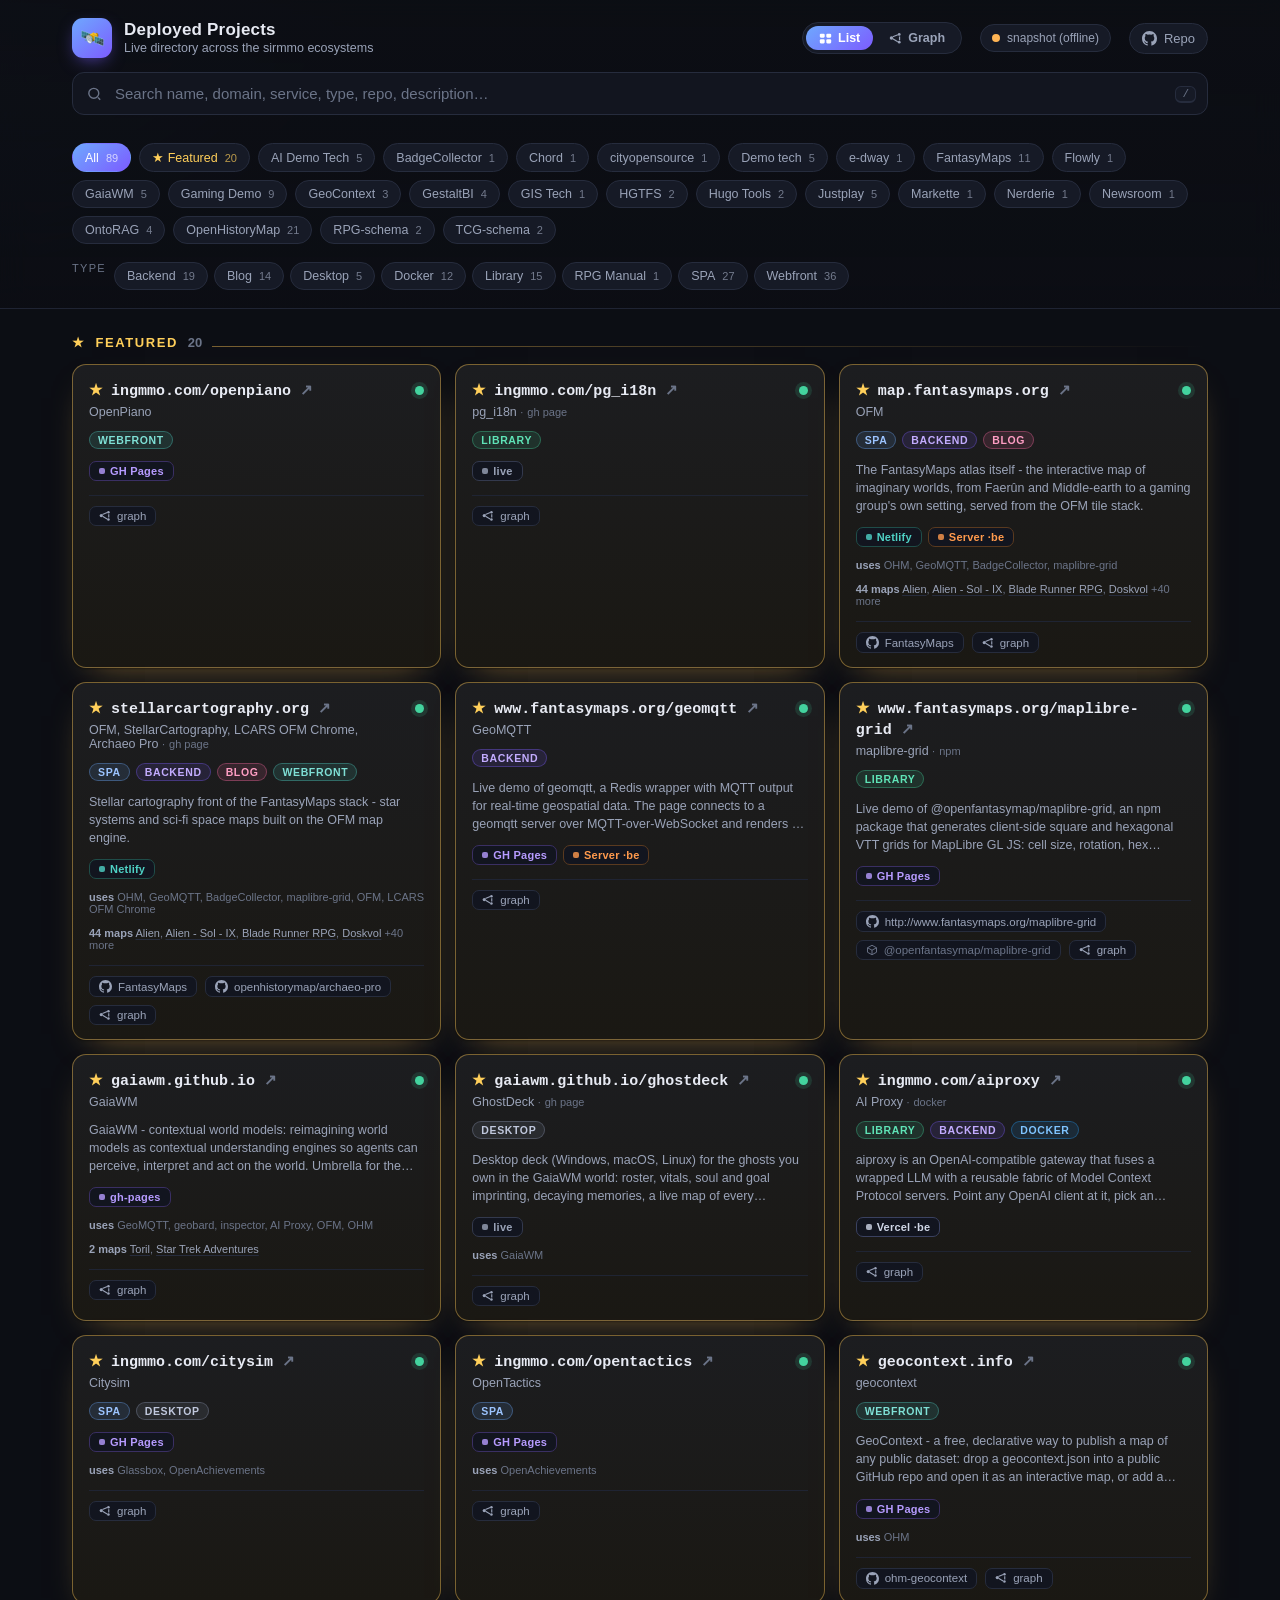
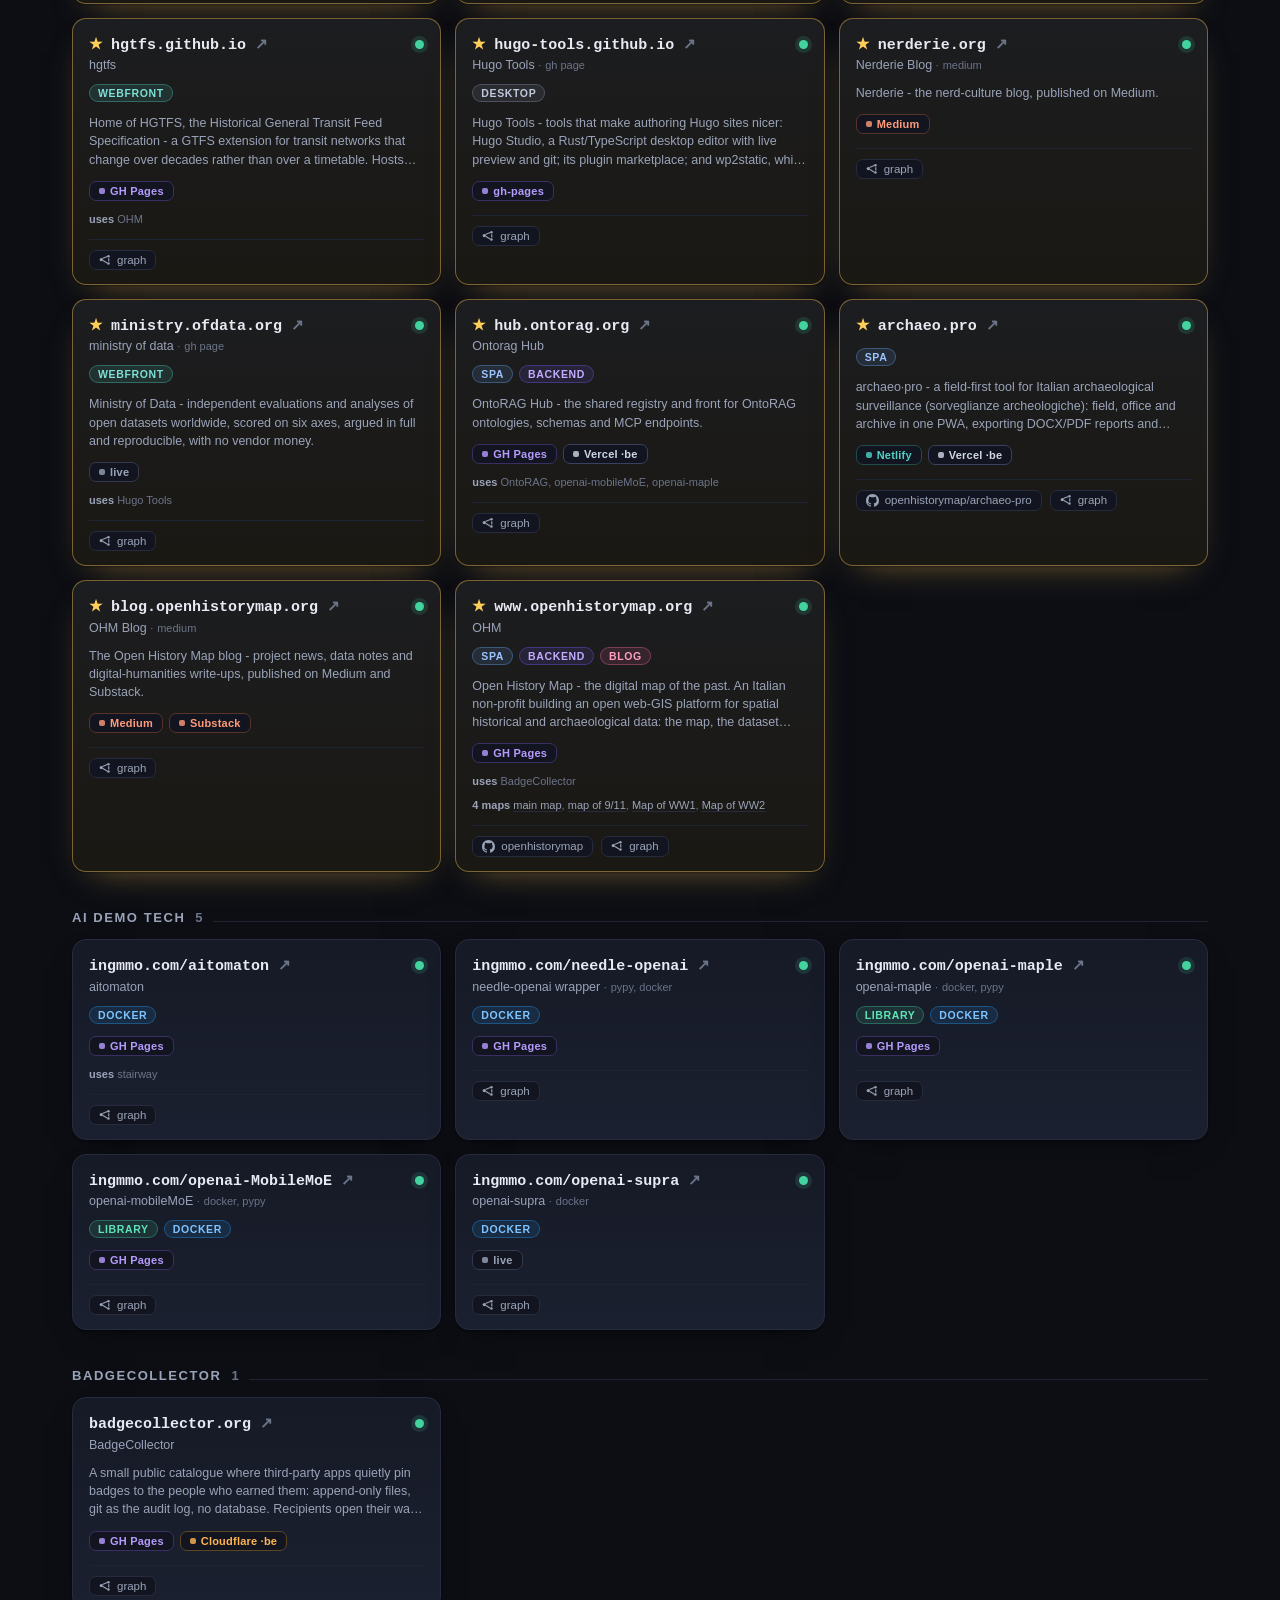
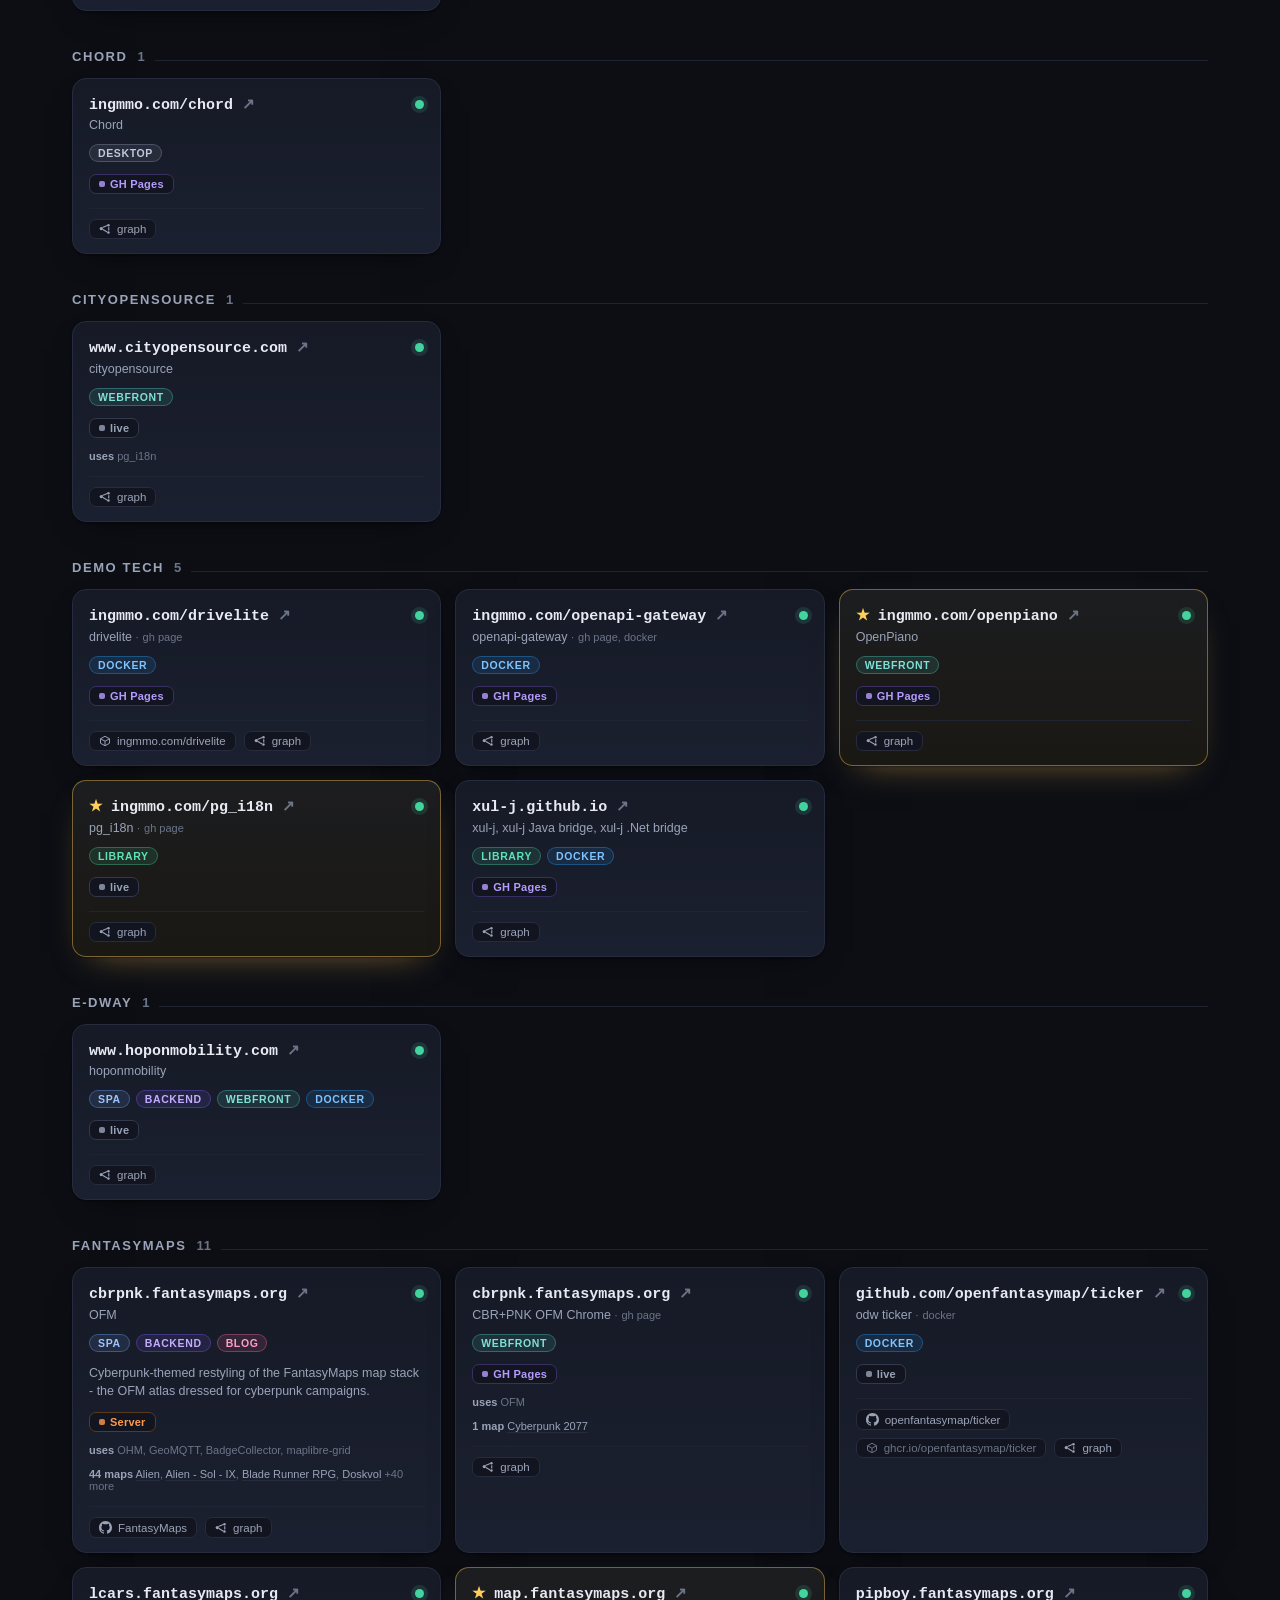
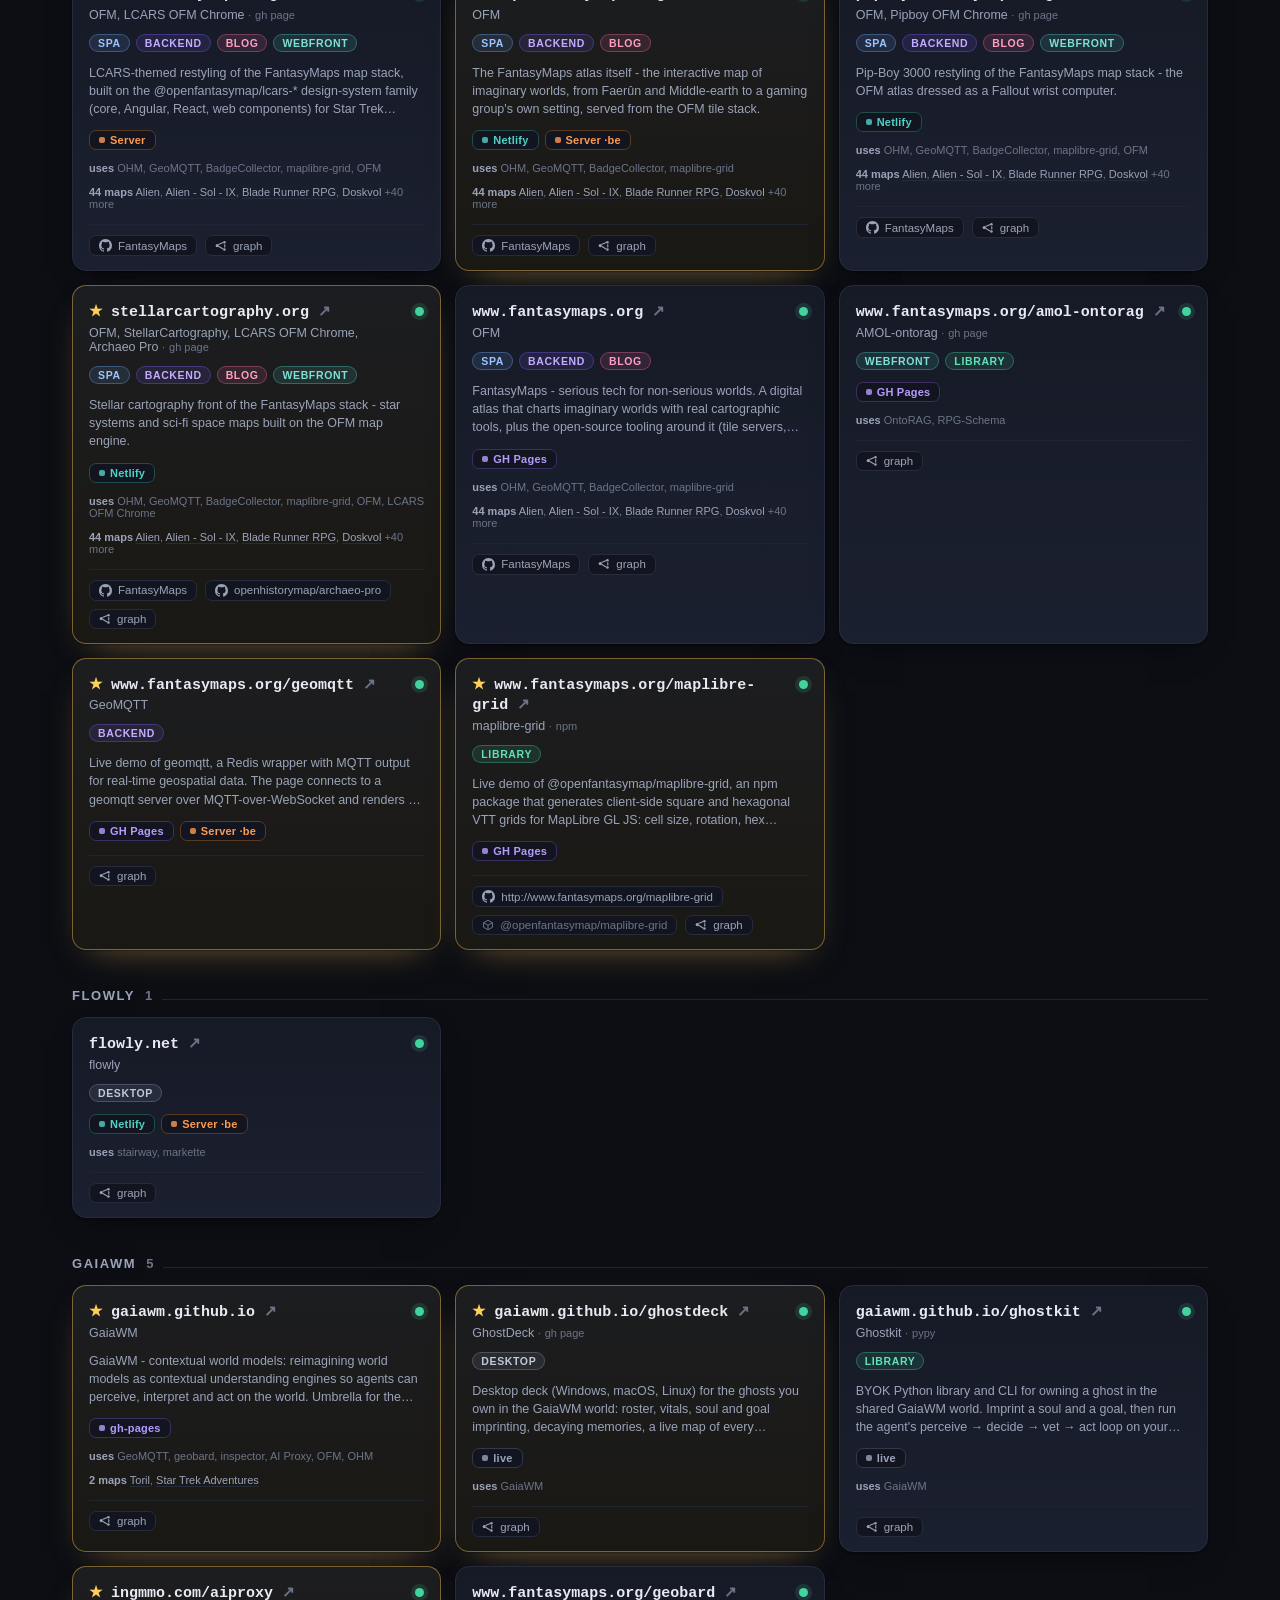
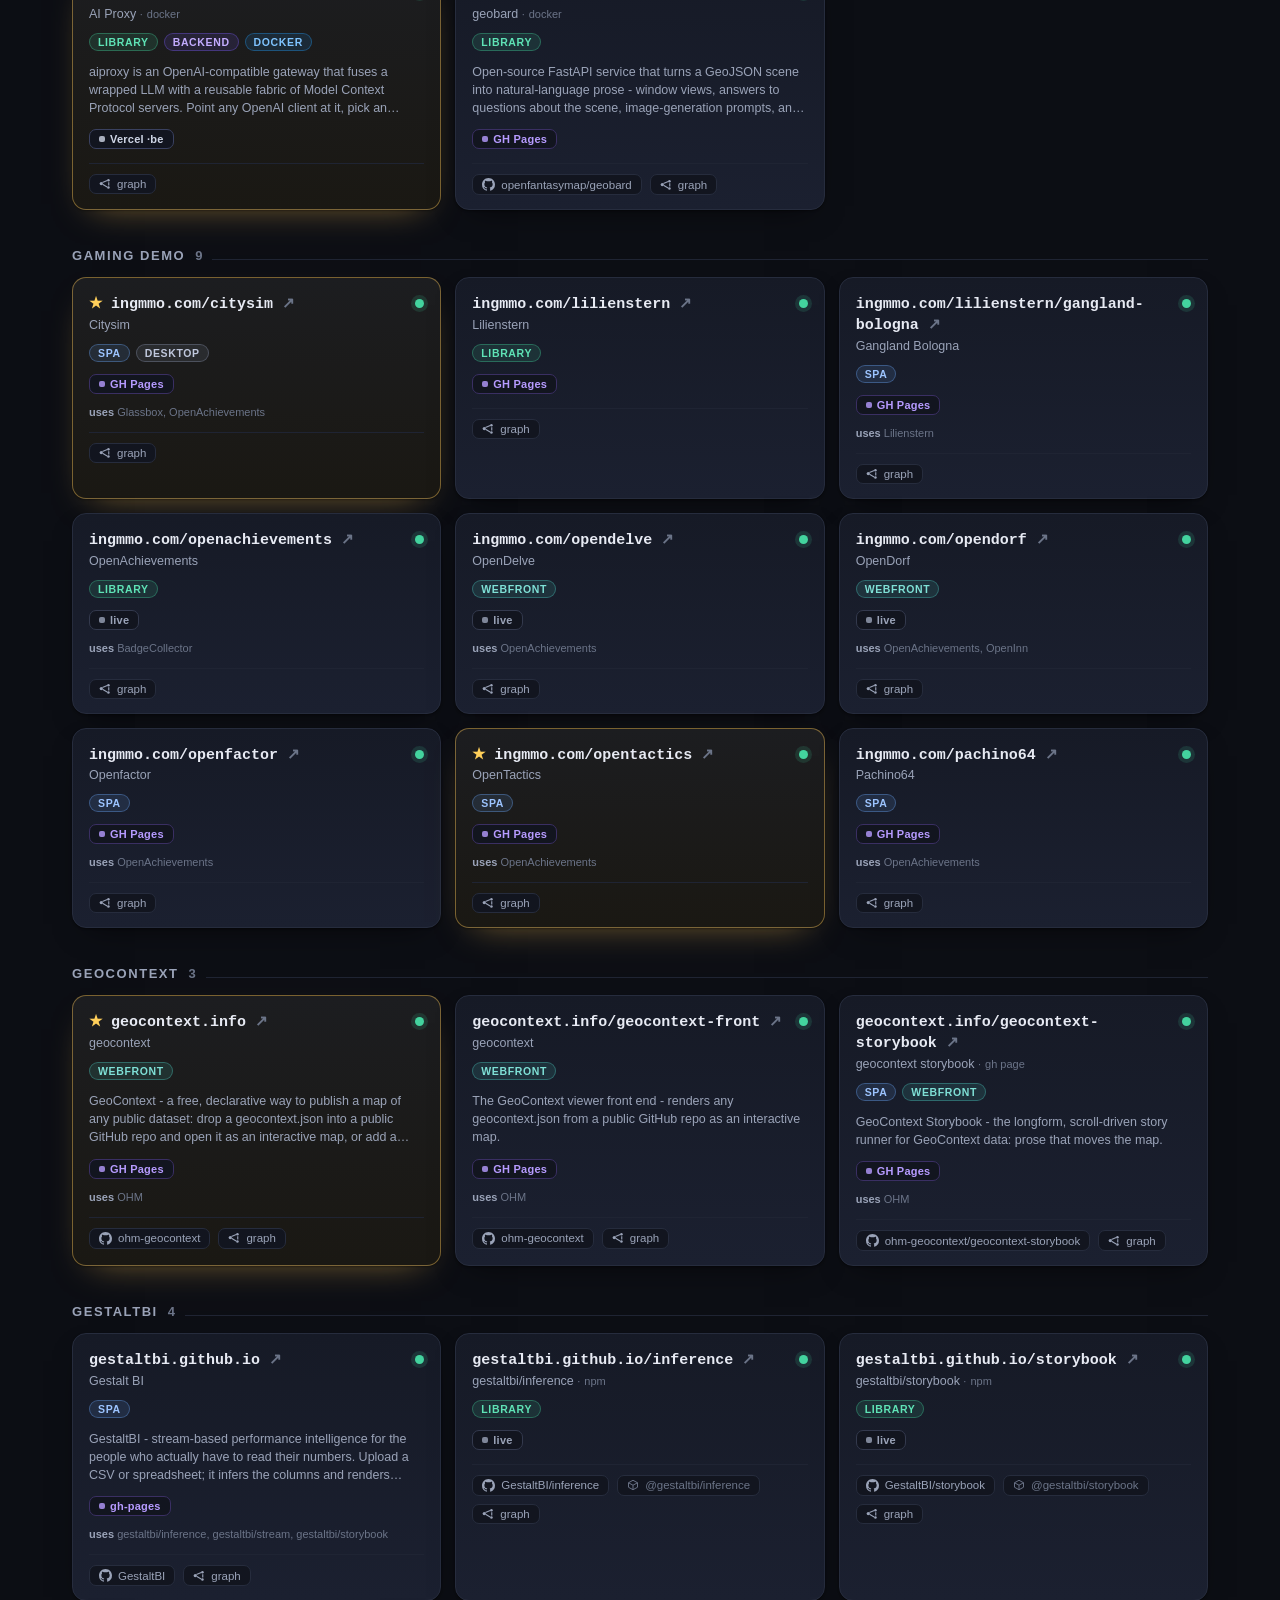
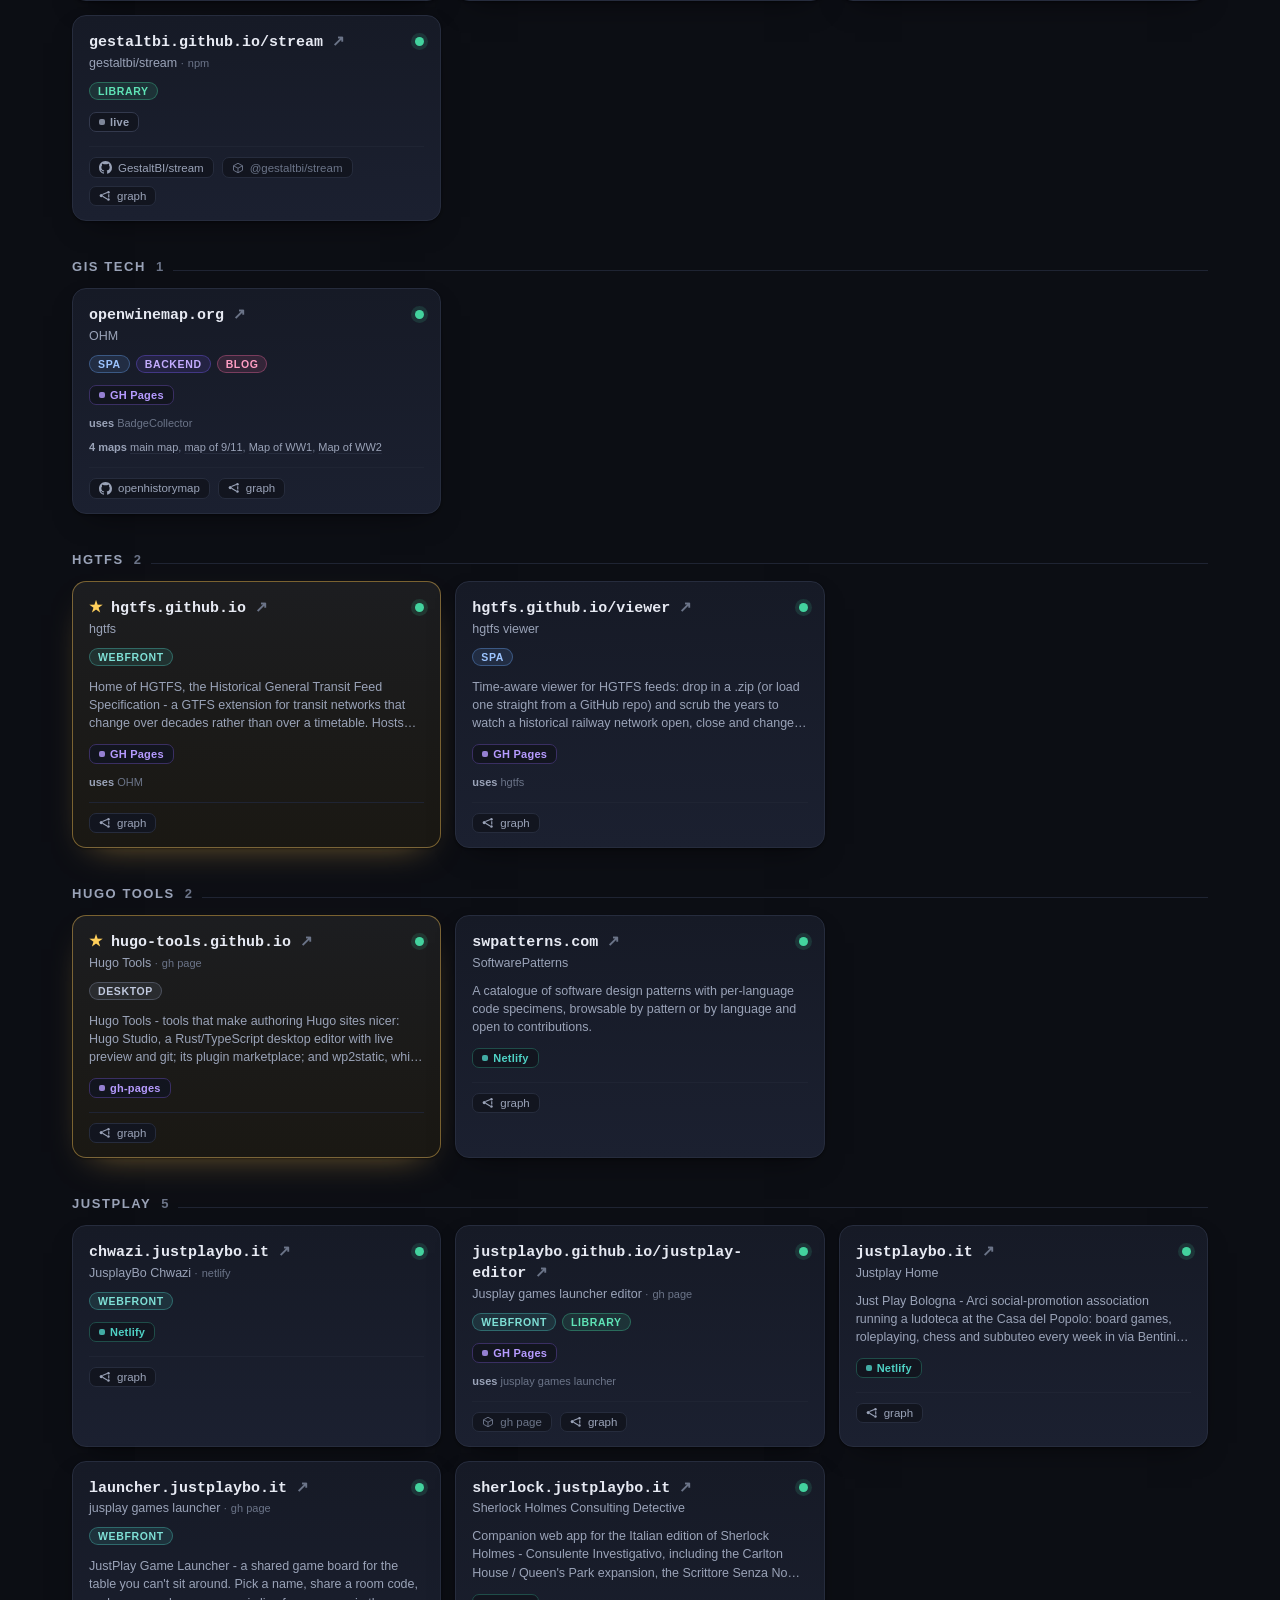
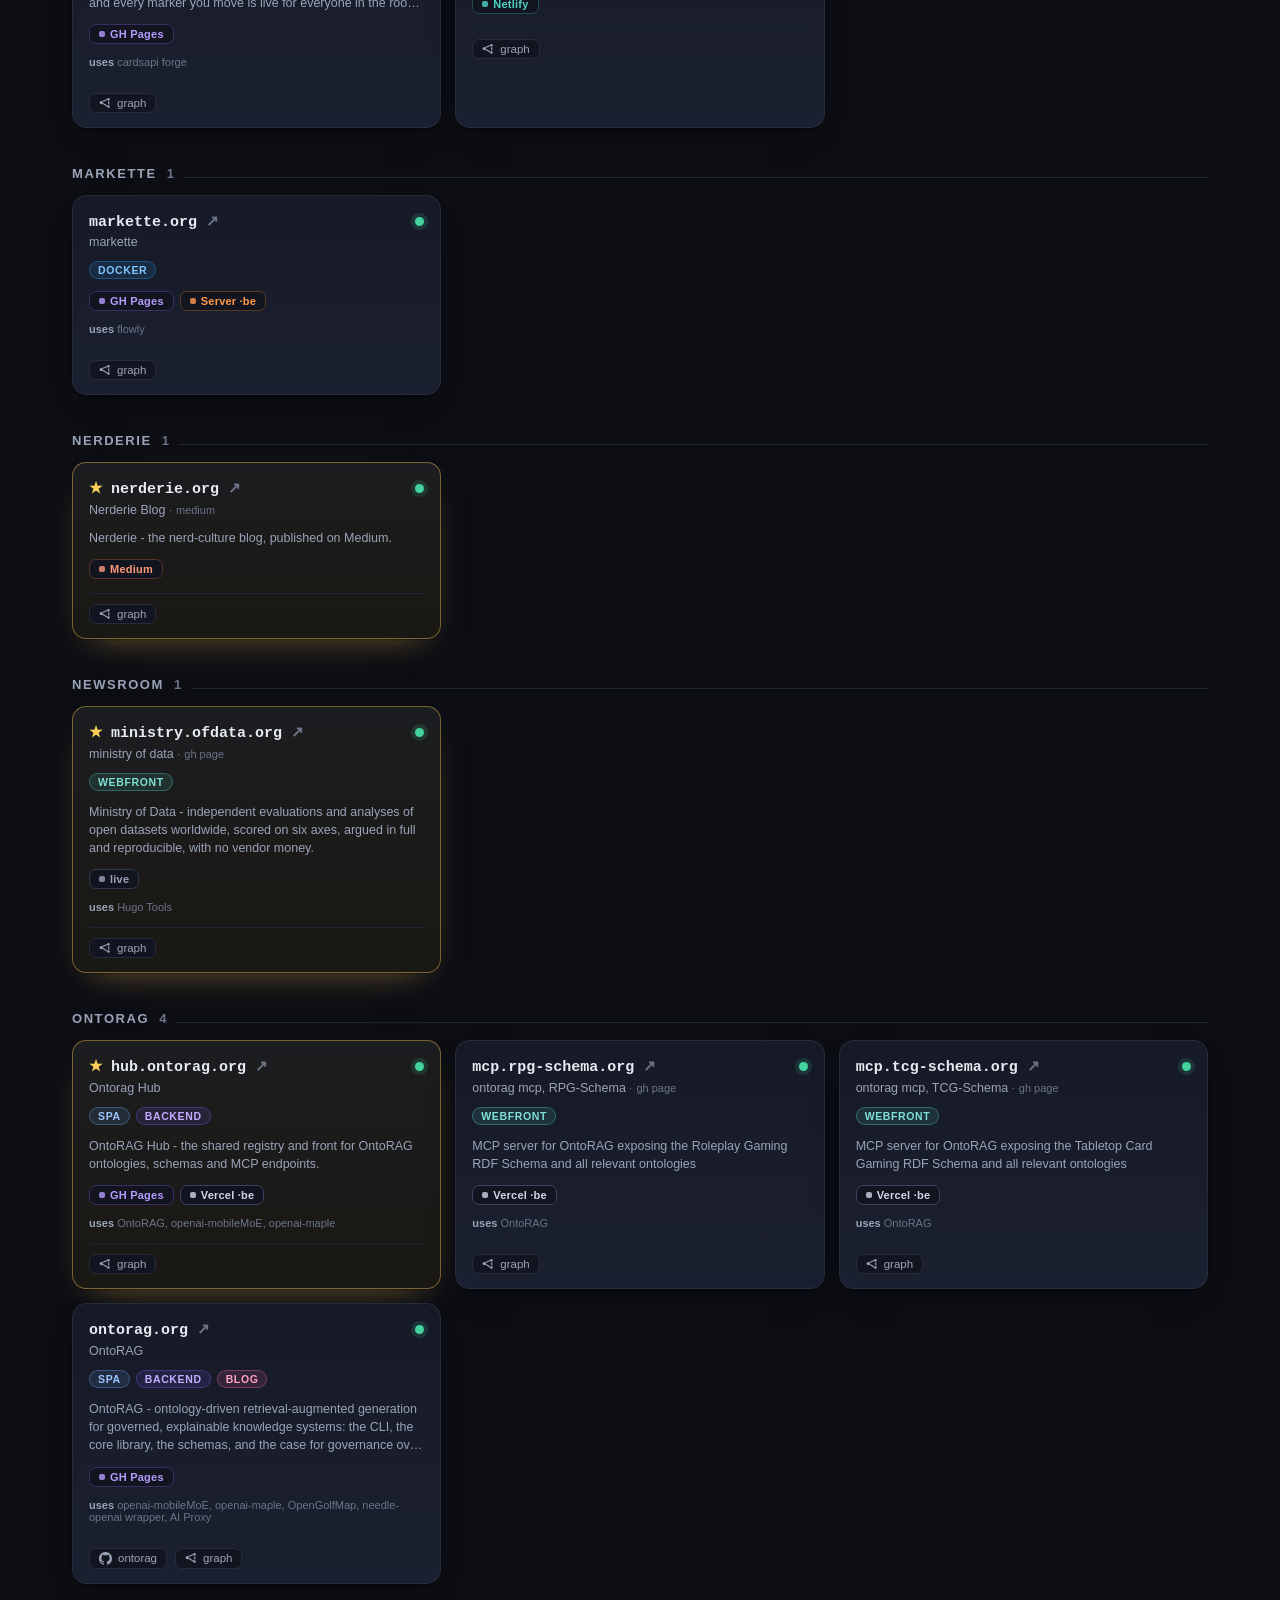
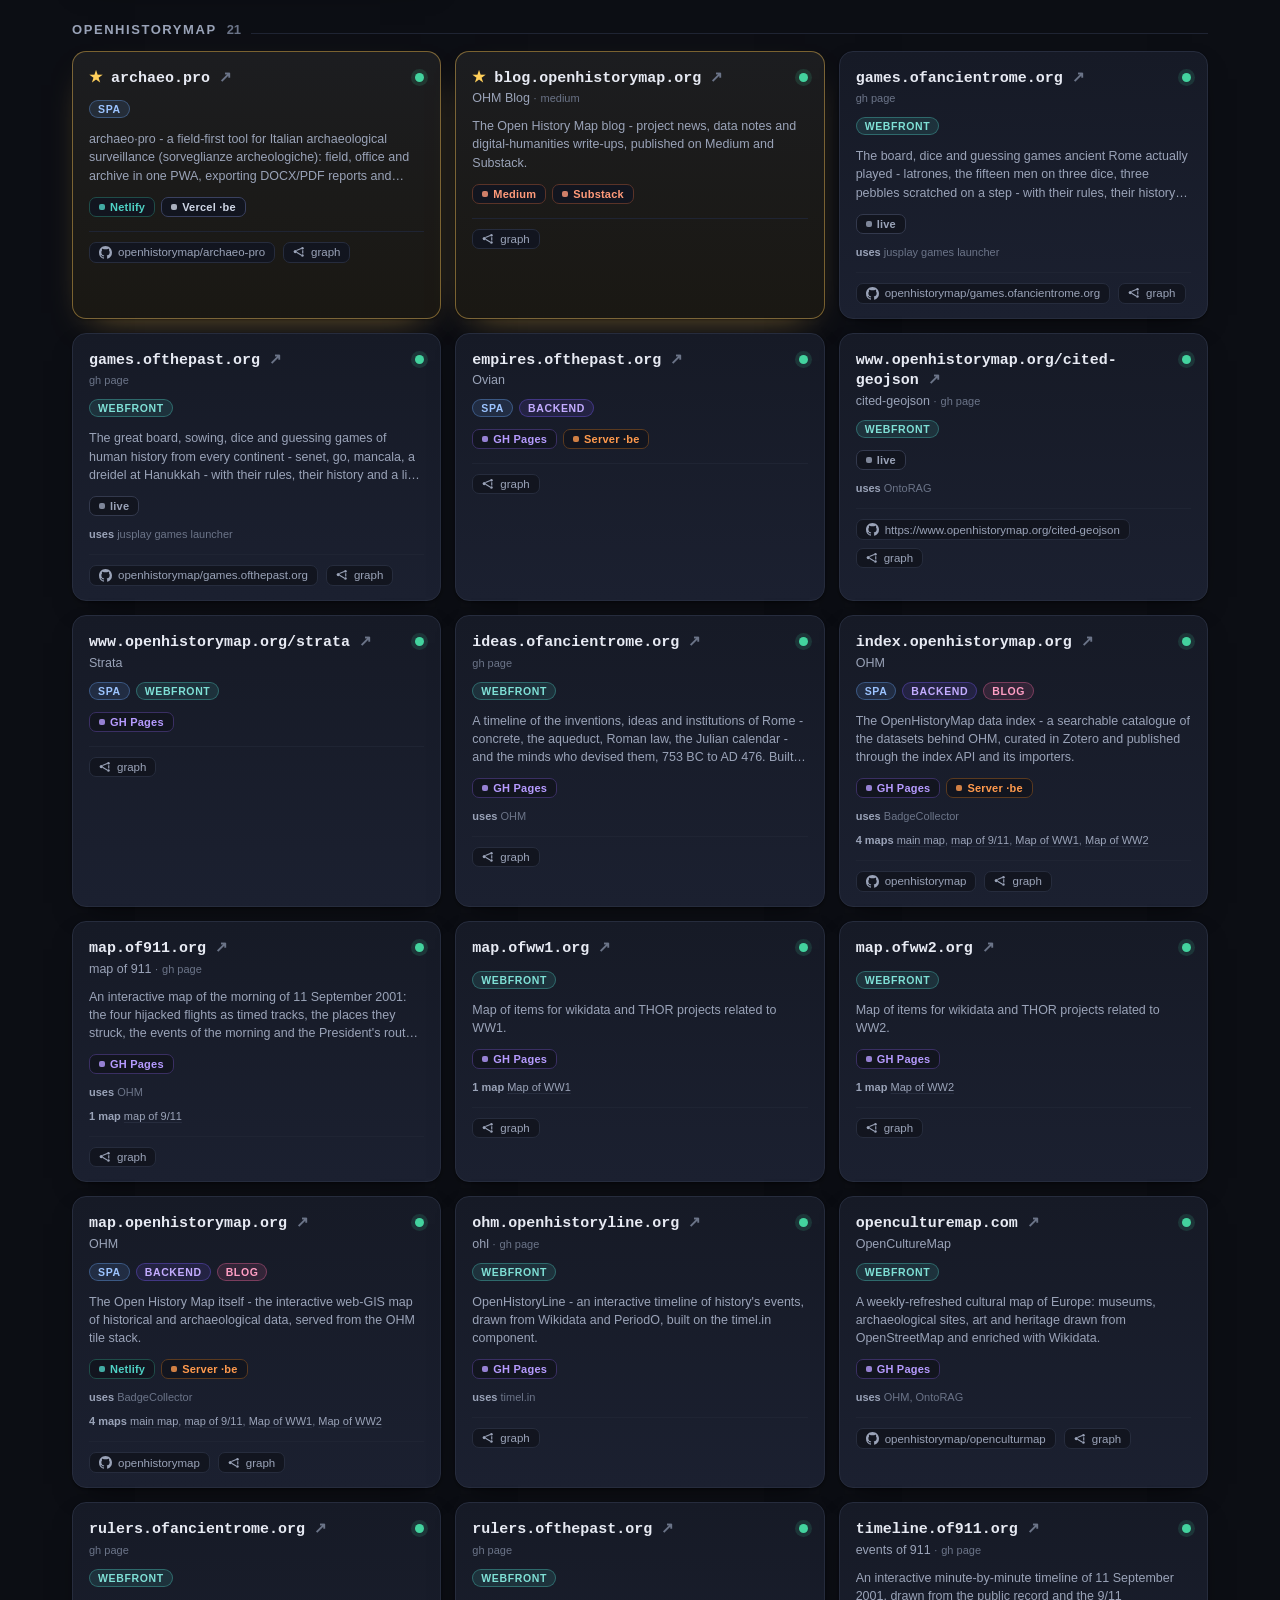
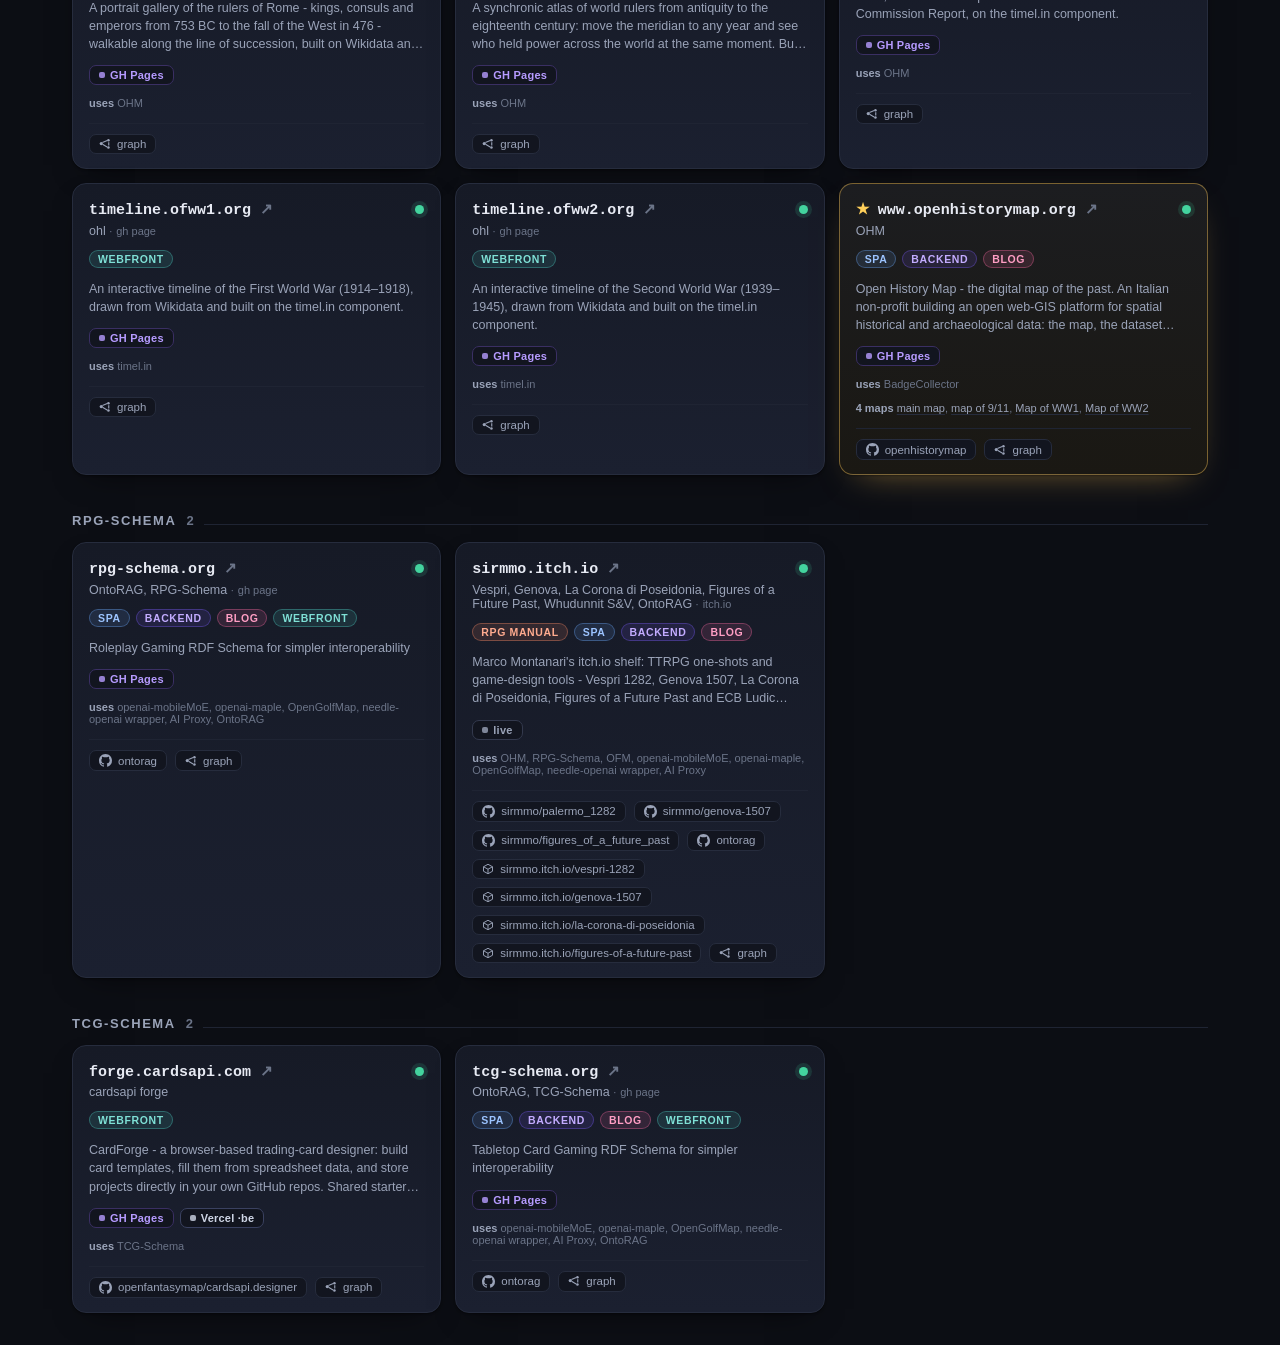
<file: index.html>
<!doctype html>
<html lang="en">
<head>
<meta charset="utf-8" />
<meta name="viewport" content="width=device-width, initial-scale=1" />
<title>Deployed Projects · sirmmo</title>
<meta name="description" content="A navigable directory of all deployed projects across the sirmmo ecosystems." />
<link rel="icon" href="data:image/svg+xml,&lt;svg xmlns='http://www.w3.org/2000/svg' viewBox='0 0 100 100'&gt;&lt;text y='.9em' font-size='90'&gt;🛰️&lt;/text&gt;&lt;/svg&gt;" />
<link rel="stylesheet" href="shell.css" />
<style>
  /* ---- list-view layout ---- */
  main { max-width: 1180px; margin: 0 auto; padding: 26px 22px 80px; }
  .group { margin-bottom: 38px; scroll-margin-top: 150px; }
  .group h2 {
    display: flex; align-items: baseline; gap: 10px; margin: 0 0 14px;
    font-size: 13px; font-weight: 700; letter-spacing: .12em; text-transform: uppercase; color: var(--txt-dim);
  }
  .group h2 .bar { flex: 1; height: 1px; background: var(--line-soft); }
  .group h2 .cnt { color: var(--txt-faint); font-weight: 600; letter-spacing: normal; }

  .grid { display: grid; grid-template-columns: repeat(auto-fill, minmax(280px, 1fr)); gap: 14px; }

  .card {
    position: relative; display: flex; flex-direction: column; gap: 12px;
    padding: 16px 16px 14px; border-radius: var(--radius);
    background: linear-gradient(180deg, var(--panel), var(--panel-2));
    border: 1px solid var(--line); box-shadow: var(--shadow);
    transition: transform .16s ease, border-color .16s, box-shadow .16s;
  }
  .card:hover { transform: translateY(-3px); border-color: #3a4366; box-shadow: 0 1px 2px rgba(0,0,0,.4), 0 22px 44px -22px rgba(110,168,254,.45); }
  .card.featured { border-color: rgba(255,200,90,.42);
    background: linear-gradient(180deg, #1c1d20, #1a1813);
    box-shadow: 0 1px 2px rgba(0,0,0,.4), 0 14px 34px -20px rgba(255,196,84,.55); }
  .card.featured:hover { border-color: rgba(255,200,90,.75); box-shadow: 0 1px 2px rgba(0,0,0,.4), 0 22px 46px -22px rgba(255,196,84,.6); }
  .group.feat h2 { color: #ffcf5a; }
  .group.feat .bar { background: linear-gradient(90deg, rgba(255,196,84,.45), transparent); }
  .card .head { display: flex; align-items: flex-start; gap: 10px; }
  .card .domain { font-size: 15px; font-weight: 600; line-height: 1.25; word-break: break-word; }
  a.domain::after { content: ""; position: absolute; inset: 0; z-index: 1; border-radius: var(--radius); }
  .card .domain .arrow { color: var(--txt-faint); transition: color .15s, transform .15s; display:inline-block; }
  .card:hover .domain .arrow { color: var(--accent); transform: translate(2px,-2px); }
  .card .addr { font-size: 11.5px; color: var(--txt-faint); margin-top: 3px; word-break: break-all; line-height: 1.3; }
  .card .svc { font-size: 12.5px; color: var(--txt-dim); margin-top: 3px; }
  .fwd { font-size: 12px; color: var(--warn); display:flex; align-items:center; gap:6px; }

  .card .desc { font-size: 12.5px; line-height: 1.45; color: var(--txt-dim);
    display: -webkit-box; -webkit-line-clamp: 3; -webkit-box-orient: vertical; overflow: hidden; }

  .cardfoot { display:flex; flex-wrap:wrap; gap:8px; margin-top: 2px; padding-top: 10px; border-top: 1px solid var(--line-soft); }
  .uses { font-size: 11px; color: var(--txt-faint); }
  .uses b { color: var(--txt-dim); font-weight: 600; }
  .filterrow { display:flex; flex-wrap:wrap; align-items:center; gap:8px; }

  .empty { text-align: center; padding: 80px 20px; color: var(--txt-dim); }
  .empty .big { font-size: 40px; margin-bottom: 8px; }

  @media (max-width: 560px) {
    .grid { grid-template-columns: 1fr; }
  }
</style>
</head>
<body>
<header>
  <div class="wrap">
    <div class="top">
      <div class="brand">
        <div class="logo">🛰️</div>
        <div>
          <h1>Deployed Projects</h1>
          <p>Live directory across the sirmmo ecosystems</p>
        </div>
      </div>
      <div class="grow"></div>
      <nav class="views">
        <a class="on" href="./" aria-current="page">
          <svg width="13" height="13" viewBox="0 0 16 16" fill="currentColor"><rect x="1" y="2" width="6" height="5" rx="1.4"/><rect x="9" y="2" width="6" height="5" rx="1.4"/><rect x="1" y="9" width="6" height="5" rx="1.4"/><rect x="9" y="9" width="6" height="5" rx="1.4"/></svg>
          List
        </a>
        <a href="graph.html">
          <svg width="13" height="13" viewBox="0 0 16 16" fill="none" stroke="currentColor" stroke-width="1.5"><path d="M4.6 5.9 11 3.4M4.7 8.3l6.1 3.6M13 5.5v4.6"/><circle cx="3" cy="7.4" r="2.1" fill="currentColor" stroke="none"/><circle cx="12.6" cy="3" r="1.7" fill="currentColor" stroke="none"/><circle cx="12.6" cy="12.6" r="1.7" fill="currentColor" stroke="none"/></svg>
          Graph
        </a>
      </nav>
      <span id="status" class="status snap"><span class="dot"></span><span id="statusText">loading…</span></span>
      <a class="ghlink" href="https://github.com/sirmmo/projects" target="_blank" rel="noopener">
        <svg width="15" height="15" viewBox="0 0 16 16" fill="currentColor"><path d="M8 0C3.58 0 0 3.58 0 8a8 8 0 0 0 5.47 7.59c.4.07.55-.17.55-.38l-.01-1.49c-2.01.37-2.53-.49-2.69-.94-.09-.23-.48-.94-.82-1.13-.28-.15-.68-.52-.01-.53.63-.01 1.08.58 1.23.82.72 1.21 1.87.87 2.33.66.07-.52.28-.87.51-1.07-1.78-.2-3.64-.89-3.64-3.95 0-.87.31-1.59.82-2.15-.08-.2-.36-1.02.08-2.12 0 0 .67-.21 2.2.82a7.4 7.4 0 0 1 4 0c1.53-1.04 2.2-.82 2.2-.82.44 1.1.16 1.92.08 2.12.51.56.82 1.27.82 2.15 0 3.07-1.87 3.75-3.65 3.95.29.25.54.73.54 1.48l-.01 2.2c0 .21.15.46.55.38A8 8 0 0 0 16 8c0-4.42-3.58-8-8-8Z"/></svg>
        Repo
      </a>
    </div>
    <div class="searchbar">
      <svg width="17" height="17" viewBox="0 0 24 24" fill="none" stroke="currentColor" stroke-width="2"><circle cx="11" cy="11" r="7"/><path d="m20 20-3-3"/></svg>
      <input id="q" type="search" placeholder="Search name, domain, service, type, repo, description…" autocomplete="off" spellcheck="false" />
      <span class="hint"><kbd>/</kbd></span>
    </div>
    <div class="chips" id="chips"></div>
    <div class="chips types" id="typeChips"></div>
  </div>
</header>

<main id="main"></main>

<footer class="wrap">
  <span id="footCount"></span> ·
  Sources: <a href="https://docs.google.com/spreadsheets/d/e/2PACX-1vRTgXiDl9xtdUWBDITRCkGW0n2W4fIdgoNjlMzWJphk1G7AE-8J9sv8rp8CGkrH51vshv1a8TUtcc_i/pub?gid=0&single=true&output=csv" target="_blank" rel="noopener">deployed domains</a> +
  <a href="https://docs.google.com/spreadsheets/d/e/2PACX-1vRTgXiDl9xtdUWBDITRCkGW0n2W4fIdgoNjlMzWJphk1G7AE-8J9sv8rp8CGkrH51vshv1a8TUtcc_i/pub?gid=554397184&single=true&output=csv" target="_blank" rel="noopener">services catalog</a> +
  <a href="https://docs.google.com/spreadsheets/d/e/2PACX-1vRTgXiDl9xtdUWBDITRCkGW0n2W4fIdgoNjlMzWJphk1G7AE-8J9sv8rp8CGkrH51vshv1a8TUtcc_i/pub?gid=1984372056&single=true&output=csv" target="_blank" rel="noopener">maps</a>,
  joined by service name · rows with <span class="mono">status = deployed</span>.
</footer>

<script src="sheet.js"></script>
<script>
/* DATA:START */
const PROJECTS = [
  {
    "name": "",
    "domain": "https://ingmmo.com/aitomaton/",
    "ecosystem": "AI Demo Tech",
    "service": "aitomaton",
    "be": "",
    "fe": "GH Pages",
    "others": "",
    "description": "",
    "forward": "",
    "attention": "ok",
    "featured": ""
  },
  {
    "name": "",
    "domain": "https://ingmmo.com/needle-openai",
    "ecosystem": "AI Demo Tech",
    "service": "needle-openai wrapper",
    "be": "",
    "fe": "GH Pages",
    "others": "",
    "description": "",
    "forward": "",
    "attention": "ok",
    "featured": ""
  },
  {
    "name": "",
    "domain": "https://ingmmo.com/openai-maple/",
    "ecosystem": "AI Demo Tech",
    "service": "openai-maple",
    "be": "",
    "fe": "GH Pages",
    "others": "",
    "description": "",
    "forward": "",
    "attention": "ok",
    "featured": ""
  },
  {
    "name": "",
    "domain": "https://ingmmo.com/openai-MobileMoE/",
    "ecosystem": "AI Demo Tech",
    "service": "openai-mobileMoE",
    "be": "",
    "fe": "GH Pages",
    "others": "",
    "description": "",
    "forward": "",
    "attention": "ok",
    "featured": ""
  },
  {
    "name": "",
    "domain": "https://ingmmo.com/openai-supra/",
    "ecosystem": "AI Demo Tech",
    "service": "openai-supra",
    "be": "",
    "fe": "",
    "others": "",
    "description": "",
    "forward": "",
    "attention": "ok",
    "featured": ""
  },
  {
    "name": "",
    "domain": "badgecollector.org",
    "ecosystem": "BadgeCollector",
    "service": "BadgeCollector",
    "be": "Cloudflare",
    "fe": "GH Pages",
    "others": "",
    "description": "A small public catalogue where third-party apps quietly pin badges to the people who earned them: append-only files, git as the audit log, no database. Recipients open their wall from the SHA-256 of their email; issuers post through a relay Worker, with JS and Python SDKs.",
    "forward": "",
    "attention": "ok",
    "featured": ""
  },
  {
    "name": "",
    "domain": "https://ingmmo.com/chord",
    "ecosystem": "Chord",
    "service": "Chord",
    "be": "",
    "fe": "GH Pages",
    "others": "",
    "description": "",
    "forward": "",
    "attention": "ok",
    "featured": ""
  },
  {
    "name": "",
    "domain": "https://www.cityopensource.com",
    "ecosystem": "cityopensource",
    "service": "cityopensource",
    "be": "",
    "fe": "",
    "others": "",
    "description": "",
    "forward": "",
    "attention": "ok",
    "featured": ""
  },
  {
    "name": "",
    "domain": "https://ingmmo.com/drivelite/",
    "ecosystem": "Demo tech",
    "service": "drivelite",
    "be": "",
    "fe": "GH Pages",
    "others": "",
    "description": "",
    "forward": "",
    "attention": "ok",
    "featured": ""
  },
  {
    "name": "",
    "domain": "https://ingmmo.com/openapi-gateway/",
    "ecosystem": "Demo tech",
    "service": "openapi-gateway",
    "be": "",
    "fe": "GH Pages",
    "others": "",
    "description": "",
    "forward": "",
    "attention": "ok",
    "featured": ""
  },
  {
    "name": "",
    "domain": "https://ingmmo.com/openpiano",
    "ecosystem": "Demo tech",
    "service": "OpenPiano",
    "be": "",
    "fe": "GH Pages",
    "others": "",
    "description": "",
    "forward": "",
    "attention": "ok",
    "featured": "yes"
  },
  {
    "name": "",
    "domain": "https://ingmmo.com/pg_i18n/",
    "ecosystem": "Demo tech",
    "service": "pg_i18n",
    "be": "",
    "fe": "",
    "others": "",
    "description": "",
    "forward": "",
    "attention": "ok",
    "featured": "yes"
  },
  {
    "name": "",
    "domain": "https://xul-j.github.io",
    "ecosystem": "Demo tech",
    "service": "xul-j, xul-j Java bridge, xul-j .Net bridge",
    "be": "",
    "fe": "GH Pages",
    "others": "",
    "description": "",
    "forward": "",
    "attention": "ok",
    "featured": ""
  },
  {
    "name": "",
    "domain": "https://www.hoponmobility.com",
    "ecosystem": "e-dway",
    "service": "hoponmobility",
    "be": "",
    "fe": "",
    "others": "",
    "description": "",
    "forward": "",
    "attention": "ok",
    "featured": ""
  },
  {
    "name": "",
    "domain": "cbrpnk.fantasymaps.org",
    "ecosystem": "FantasyMaps",
    "service": "OFM",
    "be": "",
    "fe": "Server",
    "others": "",
    "description": "Cyberpunk-themed restyling of the FantasyMaps map stack - the OFM atlas dressed for cyberpunk campaigns.",
    "forward": "",
    "attention": "ok",
    "featured": ""
  },
  {
    "name": "",
    "domain": "https://cbrpnk.fantasymaps.org",
    "ecosystem": "FantasyMaps",
    "service": "CBR+PNK OFM Chrome",
    "be": "",
    "fe": "GH Pages",
    "others": "",
    "description": "",
    "forward": "",
    "attention": "ok",
    "featured": ""
  },
  {
    "name": "",
    "domain": "https://github.com/openfantasymap/ticker",
    "ecosystem": "FantasyMaps",
    "service": "odw ticker",
    "be": "",
    "fe": "",
    "others": "",
    "description": "",
    "forward": "",
    "attention": "ok",
    "featured": ""
  },
  {
    "name": "",
    "domain": "lcars.fantasymaps.org",
    "ecosystem": "FantasyMaps",
    "service": "OFM, LCARS OFM Chrome",
    "be": "",
    "fe": "Server",
    "others": "",
    "description": "LCARS-themed restyling of the FantasyMaps map stack, built on the @openfantasymap/lcars-* design-system family (core, Angular, React, web components) for Star Trek games and props.",
    "forward": "",
    "attention": "ok",
    "featured": ""
  },
  {
    "name": "",
    "domain": "map.fantasymaps.org",
    "ecosystem": "FantasyMaps",
    "service": "OFM",
    "be": "Server",
    "fe": "Netlify",
    "others": "",
    "description": "The FantasyMaps atlas itself - the interactive map of imaginary worlds, from Faerûn and Middle-earth to a gaming group's own setting, served from the OFM tile stack.",
    "forward": "",
    "attention": "ok",
    "featured": "yes"
  },
  {
    "name": "",
    "domain": "pipboy.fantasymaps.org",
    "ecosystem": "FantasyMaps",
    "service": "OFM, Pipboy OFM Chrome",
    "be": "",
    "fe": "Netlify",
    "others": "",
    "description": "Pip-Boy 3000 restyling of the FantasyMaps map stack - the OFM atlas dressed as a Fallout wrist computer.",
    "forward": "",
    "attention": "ok",
    "featured": ""
  },
  {
    "name": "",
    "domain": "stellarcartography.org",
    "ecosystem": "FantasyMaps",
    "service": "OFM, StellarCartography, LCARS OFM Chrome, Archaeo Pro",
    "be": "--",
    "fe": "Netlify",
    "others": "",
    "description": "Stellar cartography front of the FantasyMaps stack - star systems and sci-fi space maps built on the OFM map engine.",
    "forward": "",
    "attention": "ok",
    "featured": "yes"
  },
  {
    "name": "",
    "domain": "www.fantasymaps.org",
    "ecosystem": "FantasyMaps",
    "service": "OFM",
    "be": "",
    "fe": "GH Pages",
    "others": "",
    "description": "FantasyMaps - serious tech for non-serious worlds. A digital atlas that charts imaginary worlds with real cartographic tools, plus the open-source tooling around it (tile servers, generators, a FoundryVTT module) for creators who want to map their own.",
    "forward": "",
    "attention": "ok",
    "featured": ""
  },
  {
    "name": "",
    "domain": "www.fantasymaps.org/amol-ontorag",
    "ecosystem": "FantasyMaps",
    "service": "AMOL-ontorag",
    "be": "",
    "fe": "GH Pages",
    "others": "",
    "description": "",
    "forward": "",
    "attention": "ok",
    "featured": ""
  },
  {
    "name": "",
    "domain": "www.fantasymaps.org/geomqtt/?url=wss%3A%2F%2Fgeomqtt.fantasymaps.org%2Fmqtt&set=iss",
    "ecosystem": "FantasyMaps",
    "service": "GeoMQTT",
    "be": "Server",
    "fe": "GH Pages",
    "others": "",
    "description": "Live demo of geomqtt, a Redis wrapper with MQTT output for real-time geospatial data. The page connects to a geomqtt server over MQTT-over-WebSocket and renders a live set - here the ISS - on a globe or Mercator map.",
    "forward": "",
    "attention": "ok",
    "featured": "yes"
  },
  {
    "name": "",
    "domain": "www.fantasymaps.org/maplibre-grid/",
    "ecosystem": "FantasyMaps",
    "service": "maplibre-grid",
    "be": "",
    "fe": "GH Pages",
    "others": "",
    "description": "Live demo of @openfantasymap/maplibre-grid, an npm package that generates client-side square and hexagonal VTT grids for MapLibre GL JS: cell size, rotation, hex orientation and click-to-place origin.",
    "forward": "",
    "attention": "ok",
    "featured": "yes"
  },
  {
    "name": "",
    "domain": "flowly.net",
    "ecosystem": "Flowly",
    "service": "flowly",
    "be": "Server",
    "fe": "Netlify",
    "others": "",
    "description": "",
    "forward": "",
    "attention": "ok",
    "featured": ""
  },
  {
    "name": "",
    "domain": "gaiawm.github.io",
    "ecosystem": "GaiaWM",
    "service": "GaiaWM",
    "be": "",
    "fe": "",
    "others": "gh-pages",
    "description": "GaiaWM - contextual world models: reimagining world models as contextual understanding engines so agents can perceive, interpret and act on the world. Umbrella for the Ghost Gateway, ghostkit, GhostDeck, geobard and inspector.",
    "forward": "",
    "attention": "ok",
    "featured": "yes"
  },
  {
    "name": "",
    "domain": "gaiawm.github.io/ghostdeck",
    "ecosystem": "GaiaWM",
    "service": "GhostDeck",
    "be": "",
    "fe": "",
    "others": "",
    "description": "Desktop deck (Windows, macOS, Linux) for the ghosts you own in the GaiaWM world: roster, vitals, soul and goal imprinting, decaying memories, a live map of every wanderer, the event firehose and chat. A deliberately thin Tauri shell over the gateway's owner-mode dashboard, with an option to run a ghost's mind locally against your own Ollama.",
    "forward": "",
    "attention": "ok",
    "featured": "yes"
  },
  {
    "name": "",
    "domain": "gaiawm.github.io/ghostkit",
    "ecosystem": "GaiaWM",
    "service": "Ghostkit",
    "be": "",
    "fe": "",
    "others": "",
    "description": "BYOK Python library and CLI for owning a ghost in the shared GaiaWM world. Imprint a soul and a goal, then run the agent's perceive → decide → vet → act loop on your own inference keys - a haunt is just a folder of TOML files, and the CLI makes the world match it.",
    "forward": "",
    "attention": "ok",
    "featured": ""
  },
  {
    "name": "",
    "domain": "ingmmo.com/aiproxy",
    "ecosystem": "GaiaWM",
    "service": "AI Proxy",
    "be": "Vercel",
    "fe": "",
    "others": "",
    "description": "aiproxy is an OpenAI-compatible gateway that fuses a wrapped LLM with a reusable fabric of Model Context Protocol servers. Point any OpenAI client at it, pick an assistant as the model, and the gateway runs the whole agentic tool loop for you - returning a normal OpenAI response.",
    "forward": "",
    "attention": "ok",
    "featured": "yes"
  },
  {
    "name": "",
    "domain": "www.fantasymaps.org/geobard",
    "ecosystem": "GaiaWM",
    "service": "geobard",
    "be": "",
    "fe": "GH Pages",
    "others": "",
    "description": "Open-source FastAPI service that turns a GeoJSON scene into natural-language prose - window views, answers to questions about the scene, image-generation prompts, and photo reading. Speaks the OpenAI chat-completions API; it is the narration engine behind GaiaWM.",
    "forward": "",
    "attention": "ok",
    "featured": ""
  },
  {
    "name": "",
    "domain": "https://ingmmo.com/citysim",
    "ecosystem": "Gaming Demo",
    "service": "Citysim",
    "be": "",
    "fe": "GH Pages",
    "others": "",
    "description": "",
    "forward": "",
    "attention": "ok",
    "featured": "yes"
  },
  {
    "name": "",
    "domain": "https://ingmmo.com/lilienstern",
    "ecosystem": "Gaming Demo",
    "service": "Lilienstern",
    "be": "",
    "fe": "GH Pages",
    "others": "",
    "description": "",
    "forward": "",
    "attention": "ok",
    "featured": ""
  },
  {
    "name": "",
    "domain": "https://ingmmo.com/lilienstern/gangland-bologna",
    "ecosystem": "Gaming Demo",
    "service": "Gangland Bologna",
    "be": "",
    "fe": "GH Pages",
    "others": "",
    "description": "",
    "forward": "",
    "attention": "ok",
    "featured": ""
  },
  {
    "name": "",
    "domain": "https://ingmmo.com/openachievements",
    "ecosystem": "Gaming Demo",
    "service": "OpenAchievements",
    "be": "",
    "fe": "",
    "others": "",
    "description": "",
    "forward": "",
    "attention": "ok",
    "featured": ""
  },
  {
    "name": "",
    "domain": "https://ingmmo.com/opendelve",
    "ecosystem": "Gaming Demo",
    "service": "OpenDelve",
    "be": "",
    "fe": "",
    "others": "",
    "description": "",
    "forward": "",
    "attention": "ok",
    "featured": ""
  },
  {
    "name": "",
    "domain": "https://ingmmo.com/opendorf",
    "ecosystem": "Gaming Demo",
    "service": "OpenDorf",
    "be": "",
    "fe": "",
    "others": "",
    "description": "",
    "forward": "",
    "attention": "ok",
    "featured": ""
  },
  {
    "name": "",
    "domain": "https://ingmmo.com/openfactor",
    "ecosystem": "Gaming Demo",
    "service": "Openfactor",
    "be": "",
    "fe": "GH Pages",
    "others": "",
    "description": "",
    "forward": "",
    "attention": "ok",
    "featured": ""
  },
  {
    "name": "",
    "domain": "https://ingmmo.com/opentactics",
    "ecosystem": "Gaming Demo",
    "service": "OpenTactics",
    "be": "",
    "fe": "GH Pages",
    "others": "",
    "description": "",
    "forward": "",
    "attention": "ok",
    "featured": "yes"
  },
  {
    "name": "",
    "domain": "https://ingmmo.com/pachino64",
    "ecosystem": "Gaming Demo",
    "service": "Pachino64",
    "be": "",
    "fe": "GH Pages",
    "others": "",
    "description": "",
    "forward": "",
    "attention": "ok",
    "featured": ""
  },
  {
    "name": "",
    "domain": "geocontext.info",
    "ecosystem": "GeoContext",
    "service": "geocontext",
    "be": "",
    "fe": "GH Pages",
    "others": "",
    "description": "GeoContext - a free, declarative way to publish a map of any public dataset: drop a geocontext.json into a public GitHub repo and open it as an interactive map, or add a story.json and read it as a scrolling article that moves the map. No fork, no build, no account. Apache-2.0, by OpenHistoryMap.",
    "forward": "",
    "attention": "ok",
    "featured": "yes"
  },
  {
    "name": "",
    "domain": "geocontext.info/geocontext-front",
    "ecosystem": "GeoContext",
    "service": "geocontext",
    "be": "--",
    "fe": "GH Pages",
    "others": "",
    "description": "The GeoContext viewer front end - renders any geocontext.json from a public GitHub repo as an interactive map.",
    "forward": "",
    "attention": "ok",
    "featured": ""
  },
  {
    "name": "",
    "domain": "geocontext.info/geocontext-storybook",
    "ecosystem": "GeoContext",
    "service": "geocontext storybook",
    "be": "--",
    "fe": "GH Pages",
    "others": "",
    "description": "GeoContext Storybook - the longform, scroll-driven story runner for GeoContext data: prose that moves the map.",
    "forward": "",
    "attention": "ok",
    "featured": ""
  },
  {
    "name": "",
    "domain": "gestaltbi.github.io",
    "ecosystem": "GestaltBI",
    "service": "Gestalt BI",
    "be": "--",
    "fe": "--",
    "others": "gh-pages",
    "description": "GestaltBI - stream-based performance intelligence for the people who actually have to read their numbers. Upload a CSV or spreadsheet; it infers the columns and renders interactive maps, charts and tables across three opinionated cuts (longitudinal, synchronic, change-force decomposition). Open source, runs offline, with Sheets, Excel and desktop authoring add-ons.",
    "forward": "",
    "attention": "ok",
    "featured": ""
  },
  {
    "name": "",
    "domain": "https://gestaltbi.github.io/inference/",
    "ecosystem": "GestaltBI",
    "service": "gestaltbi/inference",
    "be": "",
    "fe": "",
    "others": "",
    "description": "",
    "forward": "",
    "attention": "ok",
    "featured": ""
  },
  {
    "name": "",
    "domain": "https://gestaltbi.github.io/storybook/",
    "ecosystem": "GestaltBI",
    "service": "gestaltbi/storybook",
    "be": "",
    "fe": "",
    "others": "",
    "description": "",
    "forward": "",
    "attention": "ok",
    "featured": ""
  },
  {
    "name": "",
    "domain": "https://gestaltbi.github.io/stream/",
    "ecosystem": "GestaltBI",
    "service": "gestaltbi/stream",
    "be": "",
    "fe": "",
    "others": "",
    "description": "",
    "forward": "",
    "attention": "ok",
    "featured": ""
  },
  {
    "name": "",
    "domain": "openwinemap.org",
    "ecosystem": "GIS Tech",
    "service": "OHM",
    "be": "--",
    "fe": "GH Pages",
    "others": "",
    "description": "",
    "forward": "",
    "attention": "ok",
    "featured": ""
  },
  {
    "name": "",
    "domain": "hgtfs.github.io",
    "ecosystem": "HGTFS",
    "service": "hgtfs",
    "be": "",
    "fe": "GH Pages",
    "others": "",
    "description": "Home of HGTFS, the Historical General Transit Feed Specification - a GTFS extension for transit networks that change over decades rather than over a timetable. Hosts the spec plus the viewer, the edge tracer and the aggregated multi-country feed.",
    "forward": "",
    "attention": "ok",
    "featured": "yes"
  },
  {
    "name": "",
    "domain": "hgtfs.github.io/viewer",
    "ecosystem": "HGTFS",
    "service": "hgtfs viewer",
    "be": "",
    "fe": "GH Pages",
    "others": "",
    "description": "Time-aware viewer for HGTFS feeds: drop in a .zip (or load one straight from a GitHub repo) and scrub the years to watch a historical railway network open, close and change operator, with stations fading across their uncertainty windows.",
    "forward": "",
    "attention": "ok",
    "featured": ""
  },
  {
    "name": "",
    "domain": "hugo-tools.github.io",
    "ecosystem": "Hugo Tools",
    "service": "Hugo Tools",
    "be": "--",
    "fe": "--",
    "others": "gh-pages",
    "description": "Hugo Tools - tools that make authoring Hugo sites nicer: Hugo Studio, a Rust/TypeScript desktop editor with live preview and git; its plugin marketplace; and wp2static, which converts WordPress dumps into Hugo or Jekyll content. All MIT.",
    "forward": "",
    "attention": "ok",
    "featured": "yes"
  },
  {
    "name": "",
    "domain": "swpatterns.com",
    "ecosystem": "Hugo Tools",
    "service": "SoftwarePatterns",
    "be": "--",
    "fe": "Netlify",
    "others": "",
    "description": "A catalogue of software design patterns with per-language code specimens, browsable by pattern or by language and open to contributions.",
    "forward": "",
    "attention": "ok",
    "featured": ""
  },
  {
    "name": "",
    "domain": "https://chwazi.justplaybo.it",
    "ecosystem": "Justplay",
    "service": "JusplayBo Chwazi",
    "be": "",
    "fe": "Netlify",
    "others": "",
    "description": "",
    "forward": "",
    "attention": "ok",
    "featured": ""
  },
  {
    "name": "",
    "domain": "justplaybo.github.io/justplay-editor/",
    "ecosystem": "Justplay",
    "service": "Jusplay games launcher editor",
    "be": "--",
    "fe": "GH Pages",
    "others": "",
    "description": "",
    "forward": "",
    "attention": "ok",
    "featured": ""
  },
  {
    "name": "",
    "domain": "justplaybo.it",
    "ecosystem": "Justplay",
    "service": "Justplay Home",
    "be": "--",
    "fe": "Netlify",
    "others": "",
    "description": "Just Play Bologna - Arci social-promotion association running a ludoteca at the Casa del Popolo: board games, roleplaying, chess and subbuteo every week in via Bentini 20, Bologna.",
    "forward": "",
    "attention": "ok",
    "featured": ""
  },
  {
    "name": "",
    "domain": "launcher.justplaybo.it",
    "ecosystem": "Justplay",
    "service": "jusplay games launcher",
    "be": "",
    "fe": "GH Pages",
    "others": "",
    "description": "JustPlay Game Launcher - a shared game board for the table you can't sit around. Pick a name, share a room code, and every marker you move is live for everyone in the room, over public MQTT. No account and no server of your own; it syncs the pieces and enforces no rules.",
    "forward": "",
    "attention": "ok",
    "featured": ""
  },
  {
    "name": "",
    "domain": "sherlock.justplaybo.it",
    "ecosystem": "Justplay",
    "service": "Sherlock Holmes Consulting Detective",
    "be": "--",
    "fe": "Netlify",
    "others": "",
    "description": "Companion web app for the Italian edition of Sherlock Holmes - Consulente Investigativo, including the Carlton House / Queen's Park expansion, the Scrittore Senza Nome cases and the Baker Street Irregulars edition. A Leaflet map of Victorian London; the whole session stays in the browser's localStorage.",
    "forward": "",
    "attention": "ok",
    "featured": ""
  },
  {
    "name": "",
    "domain": "markette.org",
    "ecosystem": "Markette",
    "service": "markette",
    "be": "Server",
    "fe": "GH Pages",
    "others": "",
    "description": "",
    "forward": "",
    "attention": "ok",
    "featured": ""
  },
  {
    "name": "",
    "domain": "nerderie.org",
    "ecosystem": "Nerderie",
    "service": "Nerderie Blog",
    "be": "--",
    "fe": "--",
    "others": "Medium",
    "description": "Nerderie - the nerd-culture blog, published on Medium.",
    "forward": "",
    "attention": "ok",
    "featured": "yes"
  },
  {
    "name": "",
    "domain": "ministry.ofdata.org",
    "ecosystem": "Newsroom",
    "service": "ministry of data",
    "be": "",
    "fe": "",
    "others": "",
    "description": "Ministry of Data - independent evaluations and analyses of open datasets worldwide, scored on six axes, argued in full and reproducible, with no vendor money.",
    "forward": "",
    "attention": "ok",
    "featured": "yes"
  },
  {
    "name": "",
    "domain": "hub.ontorag.org",
    "ecosystem": "OntoRAG",
    "service": "Ontorag Hub",
    "be": "Vercel",
    "fe": "GH Pages",
    "others": "",
    "description": "OntoRAG Hub - the shared registry and front for OntoRAG ontologies, schemas and MCP endpoints.",
    "forward": "",
    "attention": "ok",
    "featured": "yes"
  },
  {
    "name": "",
    "domain": "mcp.rpg-schema.org",
    "ecosystem": "OntoRAG",
    "service": "ontorag mcp, RPG-Schema",
    "be": "Vercel",
    "fe": "--",
    "others": "",
    "description": "MCP server for OntoRAG exposing the Roleplay Gaming RDF Schema and all relevant ontologies",
    "forward": "",
    "attention": "ok",
    "featured": ""
  },
  {
    "name": "",
    "domain": "mcp.tcg-schema.org",
    "ecosystem": "OntoRAG",
    "service": "ontorag mcp, TCG-Schema",
    "be": "Vercel",
    "fe": "--",
    "others": "",
    "description": "MCP server for OntoRAG exposing the Tabletop Card Gaming RDF Schema and all relevant ontologies",
    "forward": "",
    "attention": "ok",
    "featured": ""
  },
  {
    "name": "",
    "domain": "ontorag.org",
    "ecosystem": "OntoRAG",
    "service": "OntoRAG",
    "be": "",
    "fe": "GH Pages",
    "others": "",
    "description": "OntoRAG - ontology-driven retrieval-augmented generation for governed, explainable knowledge systems: the CLI, the core library, the schemas, and the case for governance over plain GraphRAG.",
    "forward": "",
    "attention": "ok",
    "featured": ""
  },
  {
    "name": "",
    "domain": "archaeo.pro",
    "ecosystem": "OpenHistoryMap",
    "service": "Archaeo Pro",
    "be": "Vercel",
    "fe": "Netlify",
    "others": "",
    "description": "archaeo·pro - a field-first tool for Italian archaeological surveillance (sorveglianze archeologiche): field, office and archive in one PWA, exporting DOCX/PDF reports and pushing data to OpenHistoryMap. For freelance archaeologists.",
    "forward": "",
    "attention": "ok",
    "featured": "yes"
  },
  {
    "name": "",
    "domain": "blog.openhistorymap.org",
    "ecosystem": "OpenHistoryMap",
    "service": "OHM Blog",
    "be": "--",
    "fe": "--",
    "others": "Medium, Substack",
    "description": "The Open History Map blog - project news, data notes and digital-humanities write-ups, published on Medium and Substack.",
    "forward": "",
    "attention": "ok",
    "featured": "yes"
  },
  {
    "name": "",
    "domain": "games.ofancientrome.org",
    "ecosystem": "OpenHistoryMap",
    "service": "games.ofancientrome.org",
    "be": "",
    "fe": "",
    "others": "",
    "description": "The board, dice and guessing games ancient Rome actually played - latrones, the fifteen men on three dice, three pebbles scratched on a step - with their rules, their history and a live shared table you can play with friends on the JustPlay engine.",
    "forward": "",
    "attention": "ok",
    "featured": ""
  },
  {
    "name": "",
    "domain": "games.ofthepast.org",
    "ecosystem": "OpenHistoryMap",
    "service": "games.ofthepast.org",
    "be": "",
    "fe": "",
    "others": "",
    "description": "The great board, sowing, dice and guessing games of human history from every continent - senet, go, mancala, a dreidel at Hanukkah - with their rules, their history and a live shared table on the JustPlay engine.",
    "forward": "",
    "attention": "ok",
    "featured": ""
  },
  {
    "name": "",
    "domain": "https://empires.ofthepast.org",
    "ecosystem": "OpenHistoryMap",
    "service": "Ovian",
    "be": "Server",
    "fe": "GH Pages",
    "others": "",
    "description": "",
    "forward": "",
    "attention": "ok",
    "featured": ""
  },
  {
    "name": "",
    "domain": "https://www.openhistorymap.org/cited-geojson/",
    "ecosystem": "OpenHistoryMap",
    "service": "cited-geojson",
    "be": "",
    "fe": "",
    "others": "",
    "description": "",
    "forward": "",
    "attention": "ok",
    "featured": ""
  },
  {
    "name": "",
    "domain": "https://www.openhistorymap.org/strata",
    "ecosystem": "OpenHistoryMap",
    "service": "Strata",
    "be": "",
    "fe": "GH Pages",
    "others": "",
    "description": "",
    "forward": "",
    "attention": "ok",
    "featured": ""
  },
  {
    "name": "",
    "domain": "ideas.ofancientrome.org",
    "ecosystem": "OpenHistoryMap",
    "service": "ideas.ofancientrome.org",
    "be": "--",
    "fe": "GH Pages",
    "others": "",
    "description": "A timeline of the inventions, ideas and institutions of Rome - concrete, the aqueduct, Roman law, the Julian calendar - and the minds who devised them, 753 BC to AD 476. Built on Wikidata and Wikipedia, with speaking avatars for the best-recorded thinkers.",
    "forward": "",
    "attention": "ok",
    "featured": ""
  },
  {
    "name": "",
    "domain": "index.openhistorymap.org",
    "ecosystem": "OpenHistoryMap",
    "service": "OHM",
    "be": "Server",
    "fe": "GH Pages",
    "others": "",
    "description": "The OpenHistoryMap data index - a searchable catalogue of the datasets behind OHM, curated in Zotero and published through the index API and its importers.",
    "forward": "",
    "attention": "ok",
    "featured": ""
  },
  {
    "name": "",
    "domain": "map.of911.org",
    "ecosystem": "OpenHistoryMap",
    "service": "map of 911",
    "be": "",
    "fe": "GH Pages",
    "others": "",
    "description": "An interactive map of the morning of 11 September 2001: the four hijacked flights as timed tracks, the places they struck, the events of the morning and the President's route. Scrub the clock to watch it unfold; drawn from the 9/11 Commission Report.",
    "forward": "",
    "attention": "ok",
    "featured": ""
  },
  {
    "name": "",
    "domain": "map.ofww1.org",
    "ecosystem": "OpenHistoryMap",
    "service": "map.ofww1.org",
    "be": "",
    "fe": "GH Pages",
    "others": "",
    "description": "Map of items for wikidata and THOR projects related to WW1.",
    "forward": "",
    "attention": "ok",
    "featured": ""
  },
  {
    "name": "",
    "domain": "map.ofww2.org",
    "ecosystem": "OpenHistoryMap",
    "service": "map.ofww2.org",
    "be": "",
    "fe": "GH Pages",
    "others": "",
    "description": "Map of items for wikidata and THOR projects related to WW2.",
    "forward": "",
    "attention": "ok",
    "featured": ""
  },
  {
    "name": "",
    "domain": "map.openhistorymap.org",
    "ecosystem": "OpenHistoryMap",
    "service": "OHM",
    "be": "Server",
    "fe": "Netlify",
    "others": "",
    "description": "The Open History Map itself - the interactive web-GIS map of historical and archaeological data, served from the OHM tile stack.",
    "forward": "",
    "attention": "ok",
    "featured": ""
  },
  {
    "name": "",
    "domain": "ohm.openhistoryline.org",
    "ecosystem": "OpenHistoryMap",
    "service": "ohl",
    "be": "",
    "fe": "GH Pages",
    "others": "",
    "description": "OpenHistoryLine - an interactive timeline of history's events, drawn from Wikidata and PeriodO, built on the timel.in component.",
    "forward": "",
    "attention": "ok",
    "featured": ""
  },
  {
    "name": "",
    "domain": "openculturemap.com",
    "ecosystem": "OpenHistoryMap",
    "service": "OpenCultureMap",
    "be": "--",
    "fe": "GH Pages",
    "others": "",
    "description": "A weekly-refreshed cultural map of Europe: museums, archaeological sites, art and heritage drawn from OpenStreetMap and enriched with Wikidata.",
    "forward": "",
    "attention": "ok",
    "featured": ""
  },
  {
    "name": "",
    "domain": "rulers.ofancientrome.org",
    "ecosystem": "OpenHistoryMap",
    "service": "rulers.ofancientrome.org",
    "be": "--",
    "fe": "GH Pages",
    "others": "",
    "description": "A portrait gallery of the rulers of Rome - kings, consuls and emperors from 753 BC to the fall of the West in 476 - walkable along the line of succession, built on Wikidata and Wikipedia, with speaking avatars for the best-recorded lives.",
    "forward": "",
    "attention": "ok",
    "featured": ""
  },
  {
    "name": "",
    "domain": "rulers.ofthepast.org",
    "ecosystem": "OpenHistoryMap",
    "service": "rulers.ofthepast.org",
    "be": "",
    "fe": "GH Pages",
    "others": "",
    "description": "A synchronic atlas of world rulers from antiquity to the eighteenth century: move the meridian to any year and see who held power across the world at the same moment. Built on Wikipedia and Wikidata, with speaking avatars for the best-recorded lives.",
    "forward": "",
    "attention": "ok",
    "featured": ""
  },
  {
    "name": "",
    "domain": "timeline.of911.org",
    "ecosystem": "OpenHistoryMap",
    "service": "events of 911",
    "be": "",
    "fe": "GH Pages",
    "others": "",
    "description": "An interactive minute-by-minute timeline of 11 September 2001, drawn from the public record and the 9/11 Commission Report, on the timel.in component.",
    "forward": "",
    "attention": "ok",
    "featured": ""
  },
  {
    "name": "",
    "domain": "timeline.ofww1.org",
    "ecosystem": "OpenHistoryMap",
    "service": "ohl",
    "be": "",
    "fe": "GH Pages",
    "others": "",
    "description": "An interactive timeline of the First World War (1914–1918), drawn from Wikidata and built on the timel.in component.",
    "forward": "",
    "attention": "ok",
    "featured": ""
  },
  {
    "name": "",
    "domain": "timeline.ofww2.org",
    "ecosystem": "OpenHistoryMap",
    "service": "ohl",
    "be": "",
    "fe": "GH Pages",
    "others": "",
    "description": "An interactive timeline of the Second World War (1939–1945), drawn from Wikidata and built on the timel.in component.",
    "forward": "",
    "attention": "ok",
    "featured": ""
  },
  {
    "name": "",
    "domain": "www.openhistorymap.org",
    "ecosystem": "OpenHistoryMap",
    "service": "OHM",
    "be": "",
    "fe": "GH Pages",
    "others": "",
    "description": "Open History Map - the digital map of the past. An Italian non-profit building an open web-GIS platform for spatial historical and archaeological data: the map, the dataset index and the tools around them, for digital-humanities research.",
    "forward": "",
    "attention": "ok",
    "featured": "yes"
  },
  {
    "name": "",
    "domain": "rpg-schema.org",
    "ecosystem": "RPG-schema",
    "service": "OntoRAG, RPG-Schema",
    "be": "--",
    "fe": "GH Pages",
    "others": "",
    "description": "Roleplay Gaming RDF Schema for simpler interoperability",
    "forward": "",
    "attention": "ok",
    "featured": ""
  },
  {
    "name": "",
    "domain": "sirmmo.itch.io",
    "ecosystem": "RPG-schema",
    "service": "Vespri, Genova, La Corona di Poseidonia, Figures of a Future Past, Whudunnit S&V, OntoRAG",
    "be": "",
    "fe": "",
    "others": "",
    "description": "Marco Montanari's itch.io shelf: TTRPG one-shots and game-design tools - Vespri 1282, Genova 1507, La Corona di Poseidonia, Figures of a Future Past and ECB Ludic Anomaly Division - Forged-in-the-Dark scenarios grounded in OpenHistoryMap geographic data.",
    "forward": "",
    "attention": "ok",
    "featured": ""
  },
  {
    "name": "",
    "domain": "forge.cardsapi.com",
    "ecosystem": "TCG-schema",
    "service": "cardsapi forge",
    "be": "Vercel",
    "fe": "GH Pages",
    "others": "",
    "description": "CardForge - a browser-based trading-card designer: build card templates, fill them from spreadsheet data, and store projects directly in your own GitHub repos. Shared starter layouts live in cardforge-templates.",
    "forward": "",
    "attention": "ok",
    "featured": ""
  },
  {
    "name": "",
    "domain": "tcg-schema.org",
    "ecosystem": "TCG-schema",
    "service": "OntoRAG, TCG-Schema",
    "be": "--",
    "fe": "GH Pages",
    "others": "",
    "description": "Tabletop Card Gaming RDF Schema for simpler interoperability",
    "forward": "",
    "attention": "ok",
    "featured": ""
  }
];
const SERVICES = [
  {
    "name": "Archaeo Pro",
    "type": "SPA",
    "subtype": "",
    "package": "",
    "ecosystem": "OpenHistoryMap",
    "uses": "",
    "repo": "https://github.com/openhistorymap/archaeo-pro",
    "description": "Archaeo Pro - servizi per archeologi"
  },
  {
    "name": "3D Model Commons",
    "type": "SPA, Backend",
    "subtype": "",
    "package": "",
    "ecosystem": "OpenHistoryMap",
    "uses": "OHM",
    "repo": "",
    "description": ""
  },
  {
    "name": "OFM",
    "type": "SPA, Backend, Blog",
    "subtype": "",
    "package": "",
    "ecosystem": "FantasyMaps",
    "uses": "OHM, GeoMQTT, BadgeCollector, maplibre-grid",
    "repo": "https://github.com/FantasyMaps",
    "description": ""
  },
  {
    "name": "OHM",
    "type": "SPA, Backend, Blog",
    "subtype": "",
    "package": "",
    "ecosystem": "OpenHistoryMap",
    "uses": "BadgeCollector",
    "repo": "https://github.com/openhistorymap",
    "description": ""
  },
  {
    "name": "holodocker",
    "type": "SPA, Backend",
    "subtype": "",
    "package": "",
    "ecosystem": "HoloDocker",
    "uses": "openapi-gateway",
    "repo": "https://github.com/HoloDocker",
    "description": ""
  },
  {
    "name": "OntoRAG",
    "type": "SPA, Backend, Blog",
    "subtype": "",
    "package": "",
    "ecosystem": "OntoRAG",
    "uses": "openai-mobileMoE, openai-maple, OpenGolfMap, needle-openai wrapper, AI Proxy",
    "repo": "https://github.com/ontorag",
    "description": ""
  },
  {
    "name": "Gestalt BI",
    "type": "SPA",
    "subtype": "",
    "package": "",
    "ecosystem": "GestaltBI",
    "uses": "gestaltbi/inference, gestaltbi/stream, gestaltbi/storybook",
    "repo": "https://github.com/GestaltBI",
    "description": ""
  },
  {
    "name": "diryofanllm",
    "type": "Blog",
    "subtype": "",
    "package": "",
    "ecosystem": "Demo tech, Hugo Tools",
    "uses": "Hugo Tools",
    "repo": "",
    "description": ""
  },
  {
    "name": "diaryofelimkors",
    "type": "Blog",
    "subtype": "",
    "package": "",
    "ecosystem": "FantasyMaps, Hugo Tools",
    "uses": "Hugo Tools",
    "repo": "",
    "description": ""
  },
  {
    "name": "wifi share",
    "type": "SPA, Backend",
    "subtype": "",
    "package": "",
    "ecosystem": "WifiShare",
    "uses": "",
    "repo": "https://github.com/WiFiShare",
    "description": "servzio di raccolta e share di reti wifi disponibili e pubbliche"
  },
  {
    "name": "gitsign",
    "type": "SPA, Backend",
    "subtype": "",
    "package": "",
    "ecosystem": "GitSign",
    "uses": "",
    "repo": "https://github.com/sirmmo/gitsign.com",
    "description": "dimmi che repo hai starrato e ti dirò chi sei"
  },
  {
    "name": "Newsroom",
    "type": "SPA, Backend",
    "subtype": "",
    "package": "",
    "ecosystem": "Newsroom",
    "uses": "OntoRAG",
    "repo": "",
    "description": ""
  },
  {
    "name": "Agents of the Multiverse",
    "type": "SPA, Backend",
    "subtype": "",
    "package": "",
    "ecosystem": "FantasyMaps",
    "uses": "OFM, RPG-Schema, RPG-Schema Vault",
    "repo": "",
    "description": ""
  },
  {
    "name": "OFM FleetCommand",
    "type": "SPA, Backend",
    "subtype": "",
    "package": "",
    "ecosystem": "FantasyMaps",
    "uses": "OHM, LCARS OFM Chrome, geocontext",
    "repo": "",
    "description": ""
  },
  {
    "name": "BarCodeClash",
    "type": "SPA, Backend",
    "subtype": "",
    "package": "",
    "ecosystem": "FantasyMaps",
    "uses": "",
    "repo": "https://github.com/BarCodeClash",
    "description": ""
  },
  {
    "name": "SoftwarePatterns",
    "type": "",
    "subtype": "",
    "package": "",
    "ecosystem": "Hugo Tools",
    "uses": "",
    "repo": "",
    "description": ""
  },
  {
    "name": "geocontext",
    "type": "Webfront",
    "subtype": "",
    "package": "",
    "ecosystem": "GeoContext",
    "uses": "OHM",
    "repo": "https://github.com/ohm-geocontext",
    "description": ""
  },
  {
    "name": "BadgeCollector",
    "type": "",
    "subtype": "",
    "package": "",
    "ecosystem": "BadgeCollector",
    "uses": "",
    "repo": "",
    "description": ""
  },
  {
    "name": "Justplay Home",
    "type": "",
    "subtype": "",
    "package": "",
    "ecosystem": "Justplay",
    "uses": "",
    "repo": "",
    "description": ""
  },
  {
    "name": "Sherlock Holmes Consulting Detective",
    "type": "",
    "subtype": "",
    "package": "",
    "ecosystem": "Justplay",
    "uses": "",
    "repo": "",
    "description": ""
  },
  {
    "name": "OpenGolfMap",
    "type": "",
    "subtype": "",
    "package": "",
    "ecosystem": "Demo tech, GIS Tech",
    "uses": "",
    "repo": "https://github.com/sirmmo/opengolfmap",
    "description": ""
  },
  {
    "name": "GaiaWM",
    "type": "",
    "subtype": "",
    "package": "",
    "ecosystem": "GaiaWM",
    "uses": "GeoMQTT, geobard, inspector, AI Proxy, OFM, OHM",
    "repo": "",
    "description": ""
  },
  {
    "name": "GeoMQTT",
    "type": "Backend",
    "subtype": "",
    "package": "",
    "ecosystem": "GIS Tech",
    "uses": "",
    "repo": "",
    "description": ""
  },
  {
    "name": "GeoMQTT-Maplibre",
    "type": "Library",
    "subtype": "npm",
    "package": "@openfantasymap/geomqtt-maplibre",
    "ecosystem": "GIS Tech",
    "uses": "GeoMQTT",
    "repo": "",
    "description": ""
  },
  {
    "name": "GeoMQTT-leaflet",
    "type": "Library",
    "subtype": "npm",
    "package": "@openfantasymap/geomqtt-leaflet",
    "ecosystem": "GIS Tech",
    "uses": "GeoMQTT",
    "repo": "",
    "description": ""
  },
  {
    "name": "OpenCultureMap",
    "type": "Webfront",
    "subtype": "",
    "package": "",
    "ecosystem": "OpenHistoryMap",
    "uses": "OHM, OntoRAG",
    "repo": "https://github.com/openhistorymap/openculturmap",
    "description": ""
  },
  {
    "name": "OpenArtMap",
    "type": "Webfront",
    "subtype": "",
    "package": "",
    "ecosystem": "OpenHistoryMap",
    "uses": "OHM, OntoRAG",
    "repo": "",
    "description": ""
  },
  {
    "name": "maplibre-grid",
    "type": "Library",
    "subtype": "npm",
    "package": "@openfantasymap/maplibre-grid",
    "ecosystem": "FantasyMaps",
    "uses": "",
    "repo": "http://www.fantasymaps.org/maplibre-grid/",
    "description": ""
  },
  {
    "name": "rulers.ofthepast.org",
    "type": "Webfront",
    "subtype": "gh page",
    "package": "",
    "ecosystem": "OpenHistoryMap",
    "uses": "OHM",
    "repo": "",
    "description": ""
  },
  {
    "name": "rulers.ofancientrome.org",
    "type": "Webfront",
    "subtype": "gh page",
    "package": "",
    "ecosystem": "OpenHistoryMap",
    "uses": "OHM",
    "repo": "",
    "description": ""
  },
  {
    "name": "rulers.ofancientegypt.org",
    "type": "Webfront",
    "subtype": "gh page",
    "package": "",
    "ecosystem": "OpenHistoryMap",
    "uses": "OHM",
    "repo": "",
    "description": ""
  },
  {
    "name": "ideas.ofancientrome.org",
    "type": "Webfront",
    "subtype": "gh page",
    "package": "",
    "ecosystem": "OpenHistoryMap",
    "uses": "OHM",
    "repo": "",
    "description": ""
  },
  {
    "name": "cardsapi forge",
    "type": "Webfront",
    "subtype": "",
    "package": "",
    "ecosystem": "TCG-schema",
    "uses": "TCG-Schema",
    "repo": "https://github.com/openfantasymap/cardsapi.designer",
    "description": ""
  },
  {
    "name": "ministry of data",
    "type": "",
    "subtype": "",
    "package": "",
    "ecosystem": "Open Data",
    "uses": "OntoRAG",
    "repo": "",
    "description": ""
  },
  {
    "name": "Vespri",
    "type": "RPG Manual",
    "subtype": "itch.io",
    "package": "https://sirmmo.itch.io/vespri-1282",
    "ecosystem": "Roleplaying Manuals",
    "uses": "OHM, RPG-Schema",
    "repo": "https://github.com/sirmmo/palermo_1282",
    "description": ""
  },
  {
    "name": "Genova",
    "type": "RPG Manual",
    "subtype": "itch.io",
    "package": "https://sirmmo.itch.io/genova-1507",
    "ecosystem": "Roleplaying Manuals",
    "uses": "OHM, RPG-Schema",
    "repo": "https://github.com/sirmmo/genova-1507",
    "description": ""
  },
  {
    "name": "La Corona di Poseidonia",
    "type": "RPG Manual",
    "subtype": "itch.io",
    "package": "https://sirmmo.itch.io/la-corona-di-poseidonia",
    "ecosystem": "Roleplaying Manuals",
    "uses": "OHM, RPG-Schema",
    "repo": "",
    "description": ""
  },
  {
    "name": "Figures of a Future Past",
    "type": "RPG Manual",
    "subtype": "itch.io",
    "package": "https://sirmmo.itch.io/figures-of-a-future-past",
    "ecosystem": "Roleplaying Manuals",
    "uses": "OFM, RPG-Schema",
    "repo": "https://github.com/sirmmo/figures_of_a_future_past",
    "description": ""
  },
  {
    "name": "ECB-LAD",
    "type": "RPG Manual",
    "subtype": "itch.io",
    "package": "https://sirmmo.itch.io/ecb-ludic-anomaly-division",
    "ecosystem": "Roleplaying Manuals",
    "uses": "RPG-Schema",
    "repo": "https://github.com/sirmmo/ecb-ludic-anomaly-division",
    "description": ""
  },
  {
    "name": "map.ofww2.org",
    "type": "Webfront",
    "subtype": "",
    "package": "",
    "ecosystem": "OpenHistoryMap",
    "uses": "",
    "repo": "",
    "description": ""
  },
  {
    "name": "map.ofww1.org",
    "type": "Webfront",
    "subtype": "",
    "package": "",
    "ecosystem": "OpenHistoryMap",
    "uses": "",
    "repo": "",
    "description": ""
  },
  {
    "name": "games.ofancientrome.org",
    "type": "Webfront",
    "subtype": "gh page",
    "package": "",
    "ecosystem": "OpenHistoryMap",
    "uses": "jusplay games launcher",
    "repo": "https://github.com/openhistorymap/games.ofancientrome.org",
    "description": ""
  },
  {
    "name": "jusplay games launcher",
    "type": "Webfront",
    "subtype": "gh page",
    "package": "",
    "ecosystem": "Justplay",
    "uses": "cardsapi forge",
    "repo": "",
    "description": ""
  },
  {
    "name": "games.ofthepast.org",
    "type": "Webfront",
    "subtype": "gh page",
    "package": "",
    "ecosystem": "Justplay",
    "uses": "jusplay games launcher",
    "repo": "https://github.com/openhistorymap/games.ofthepast.org",
    "description": ""
  },
  {
    "name": "ontorag mcp",
    "type": "",
    "subtype": "",
    "package": "",
    "ecosystem": "OntoRAG",
    "uses": "",
    "repo": "",
    "description": ""
  },
  {
    "name": "ohl",
    "type": "Webfront",
    "subtype": "gh page",
    "package": "",
    "ecosystem": "OpenHistoryMap",
    "uses": "timel.in",
    "repo": "",
    "description": ""
  },
  {
    "name": "timel.in",
    "type": "Library",
    "subtype": "npm",
    "package": "",
    "ecosystem": "OpenHistoryMap",
    "uses": "",
    "repo": "",
    "description": ""
  },
  {
    "name": "geobard",
    "type": "Library",
    "subtype": "docker",
    "package": "",
    "ecosystem": "GaiaWM",
    "uses": "",
    "repo": "https://github.com/openfantasymap/geobard",
    "description": ""
  },
  {
    "name": "inspector",
    "type": "Library",
    "subtype": "docker",
    "package": "",
    "ecosystem": "GaiaWM",
    "uses": "",
    "repo": "https://github.com/openfantasymap/inspector",
    "description": ""
  },
  {
    "name": "hgtfs",
    "type": "Webfront",
    "subtype": "",
    "package": "",
    "ecosystem": "HGTFS",
    "uses": "OHM",
    "repo": "",
    "description": ""
  },
  {
    "name": "hgtfs viewer",
    "type": "SPA",
    "subtype": "",
    "package": "",
    "ecosystem": "HGTFS",
    "uses": "hgtfs",
    "repo": "",
    "description": ""
  },
  {
    "name": "AI Proxy",
    "type": "Library, Backend, Docker",
    "subtype": "docker",
    "package": "",
    "ecosystem": "AI Demo Tech, GaiaWM",
    "uses": "",
    "repo": "",
    "description": ""
  },
  {
    "name": "Whudunnit S&V",
    "type": "RPG Manual",
    "subtype": "itch.io",
    "package": "",
    "ecosystem": "Roleplaying Manuals",
    "uses": "OFM, RPG-Schema",
    "repo": "",
    "description": ""
  },
  {
    "name": "Ghostkit",
    "type": "Library",
    "subtype": "pypy",
    "package": "",
    "ecosystem": "GaiaWM",
    "uses": "GaiaWM",
    "repo": "",
    "description": ""
  },
  {
    "name": "GhostDeck",
    "type": "Desktop",
    "subtype": "gh page",
    "package": "",
    "ecosystem": "GaiaWM",
    "uses": "GaiaWM",
    "repo": "",
    "description": ""
  },
  {
    "name": "Hugo Tools",
    "type": "Desktop",
    "subtype": "gh page",
    "package": "",
    "ecosystem": "Hugo Tools",
    "uses": "",
    "repo": "",
    "description": ""
  },
  {
    "name": "OHM Blog",
    "type": "",
    "subtype": "medium",
    "package": "",
    "ecosystem": "OpenHistoryMap",
    "uses": "",
    "repo": "",
    "description": ""
  },
  {
    "name": "Nerderie Blog",
    "type": "",
    "subtype": "medium",
    "package": "",
    "ecosystem": "Nerderie",
    "uses": "",
    "repo": "",
    "description": ""
  },
  {
    "name": "OntoRAG Hub",
    "type": "SPA, Backend",
    "subtype": "",
    "package": "",
    "ecosystem": "OntoRAG",
    "uses": "OntoRAG, openai-mobileMoE, openai-maple",
    "repo": "",
    "description": ""
  },
  {
    "name": "Map of 911",
    "type": "",
    "subtype": "gh page",
    "package": "",
    "ecosystem": "OpenHistoryMap",
    "uses": "OHM",
    "repo": "",
    "description": ""
  },
  {
    "name": "Events of 911",
    "type": "",
    "subtype": "gh page",
    "package": "",
    "ecosystem": "OpenHistoryMap",
    "uses": "OHM",
    "repo": "",
    "description": ""
  },
  {
    "name": "Vault of data",
    "type": "",
    "subtype": "gh page",
    "package": "",
    "ecosystem": "Newsroom",
    "uses": "Hugo Tools",
    "repo": "",
    "description": ""
  },
  {
    "name": "Sheets of data",
    "type": "",
    "subtype": "gh page",
    "package": "",
    "ecosystem": "Newsroom",
    "uses": "Hugo Tools",
    "repo": "",
    "description": ""
  },
  {
    "name": "Schema of data",
    "type": "",
    "subtype": "gh page",
    "package": "",
    "ecosystem": "OntoRAG",
    "uses": "Hugo Tools",
    "repo": "",
    "description": ""
  },
  {
    "name": "Trains of the Past",
    "type": "",
    "subtype": "gh page",
    "package": "",
    "ecosystem": "HGTFS",
    "uses": "OHM, hgtfs viewer",
    "repo": "",
    "description": ""
  },
  {
    "name": "geocontext storybook",
    "type": "SPA, Webfront",
    "subtype": "gh page",
    "package": "",
    "ecosystem": "GeoContext",
    "uses": "OHM",
    "repo": "https://github.com/ohm-geocontext/geocontext-storybook",
    "description": ""
  },
  {
    "name": "geocontext front",
    "type": "SPA, Webfront",
    "subtype": "gh page",
    "package": "",
    "ecosystem": "GeoContext",
    "uses": "OHM",
    "repo": "https://github.com/ohm-geocontext/geocontext-front",
    "description": ""
  },
  {
    "name": "cities of distant worlds",
    "type": "SPA, Backend",
    "subtype": "gh page",
    "package": "",
    "ecosystem": "FantasyMaps",
    "uses": "odw ticker",
    "repo": "",
    "description": ""
  },
  {
    "name": "wars of distant worlds",
    "type": "SPA, Backend",
    "subtype": "gh page",
    "package": "",
    "ecosystem": "FantasyMaps",
    "uses": "odw ticker",
    "repo": "",
    "description": ""
  },
  {
    "name": "inns of distant worlds",
    "type": "SPA, Backend",
    "subtype": "gh page",
    "package": "",
    "ecosystem": "FantasyMaps",
    "uses": "odw ticker, BadgeCollector",
    "repo": "",
    "description": ""
  },
  {
    "name": "tansports of distant worlds",
    "type": "SPA, Backend",
    "subtype": "gh page",
    "package": "",
    "ecosystem": "FantasyMaps",
    "uses": "odw ticker",
    "repo": "",
    "description": ""
  },
  {
    "name": "odw ticker",
    "type": "Docker",
    "subtype": "docker",
    "package": "ghcr.io/openfantasymap/ticker",
    "ecosystem": "FantasyMaps",
    "uses": "",
    "repo": "https://github.com/openfantasymap/ticker",
    "description": ""
  },
  {
    "name": "needle-openai wrapper",
    "type": "Docker",
    "subtype": "pypy, docker",
    "package": "",
    "ecosystem": "AI Demo Tech",
    "uses": "",
    "repo": "",
    "description": ""
  },
  {
    "name": "hoponmobility",
    "type": "SPA, Backend, Webfront, Docker",
    "subtype": "",
    "package": "",
    "ecosystem": "e-dway",
    "uses": "",
    "repo": "",
    "description": ""
  },
  {
    "name": "cityopensource",
    "type": "Webfront",
    "subtype": "",
    "package": "",
    "ecosystem": "cityopensource",
    "uses": "pg_i18n",
    "repo": "",
    "description": ""
  },
  {
    "name": "ministry of data",
    "type": "Webfront",
    "subtype": "gh page",
    "package": "",
    "ecosystem": "Open Data",
    "uses": "Hugo Tools",
    "repo": "",
    "description": ""
  },
  {
    "name": "RPG-Schema",
    "type": "Webfront",
    "subtype": "gh page",
    "package": "",
    "ecosystem": "RPG-schema",
    "uses": "OntoRAG",
    "repo": "",
    "description": ""
  },
  {
    "name": "TCG-Schema",
    "type": "Webfront",
    "subtype": "gh page",
    "package": "",
    "ecosystem": "TCG-schema",
    "uses": "OntoRAG",
    "repo": "",
    "description": ""
  },
  {
    "name": "LCARS OFM Chrome",
    "type": "Webfront",
    "subtype": "gh page",
    "package": "",
    "ecosystem": "FantasyMaps",
    "uses": "OFM",
    "repo": "",
    "description": ""
  },
  {
    "name": "Pipboy OFM Chrome",
    "type": "Webfront",
    "subtype": "gh page",
    "package": "",
    "ecosystem": "FantasyMaps",
    "uses": "OFM",
    "repo": "",
    "description": ""
  },
  {
    "name": "StellarCartography",
    "type": "",
    "subtype": "",
    "package": "",
    "ecosystem": "FantasyMaps",
    "uses": "OFM, LCARS OFM Chrome",
    "repo": "",
    "description": ""
  },
  {
    "name": "AMOL-ontorag",
    "type": "Webfront, Library",
    "subtype": "gh page",
    "package": "",
    "ecosystem": "FantasyMaps",
    "uses": "OntoRAG, RPG-Schema",
    "repo": "",
    "description": ""
  },
  {
    "name": "Grounder",
    "type": "Backend, Webfront",
    "subtype": "gh page",
    "package": "",
    "ecosystem": "KnowTeam",
    "uses": "newsroom, OntoRAG",
    "repo": "",
    "description": ""
  },
  {
    "name": "RPG-Schema Vault",
    "type": "",
    "subtype": "",
    "package": "",
    "ecosystem": "RPG-schema",
    "uses": "OntoRAG, RPG-Schema",
    "repo": "",
    "description": ""
  },
  {
    "name": "holobook",
    "type": "",
    "subtype": "",
    "package": "",
    "ecosystem": "HoloDocker",
    "uses": "holodocker",
    "repo": "",
    "description": ""
  },
  {
    "name": "Jusplay games launcher editor",
    "type": "Webfront, Library",
    "subtype": "gh page",
    "package": "gh page",
    "ecosystem": "Justplay",
    "uses": "jusplay games launcher",
    "repo": "",
    "description": ""
  },
  {
    "name": "drivelite",
    "type": "Docker",
    "subtype": "gh page",
    "package": "https://ingmmo.com/drivelite/",
    "ecosystem": "Demo tech",
    "uses": "",
    "repo": "",
    "description": ""
  },
  {
    "name": "gestaltbi/inference",
    "type": "Library",
    "subtype": "npm",
    "package": "@gestaltbi/inference",
    "ecosystem": "GestaltBI",
    "uses": "",
    "repo": "https://github.com/GestaltBI/inference",
    "description": ""
  },
  {
    "name": "gestaltbi/stream",
    "type": "Library",
    "subtype": "npm",
    "package": "@gestaltbi/stream",
    "ecosystem": "GestaltBI",
    "uses": "",
    "repo": "https://github.com/GestaltBI/stream",
    "description": ""
  },
  {
    "name": "gestaltbi/storybook",
    "type": "Library",
    "subtype": "npm",
    "package": "@gestaltbi/storybook",
    "ecosystem": "GestaltBI",
    "uses": "",
    "repo": "https://github.com/GestaltBI/storybook",
    "description": ""
  },
  {
    "name": "openai-mobileMoE",
    "type": "Library, Docker",
    "subtype": "docker, pypy",
    "package": "",
    "ecosystem": "AI Demo Tech",
    "uses": "",
    "repo": "",
    "description": ""
  },
  {
    "name": "openai-maple",
    "type": "Library, Docker",
    "subtype": "docker, pypy",
    "package": "",
    "ecosystem": "AI Demo Tech",
    "uses": "",
    "repo": "",
    "description": ""
  },
  {
    "name": "CBR+PNK OFM Chrome",
    "type": "Webfront",
    "subtype": "gh page",
    "package": "",
    "ecosystem": "FantasyMaps",
    "uses": "OFM",
    "repo": "",
    "description": ""
  },
  {
    "name": "openai-supra",
    "type": "Docker",
    "subtype": "docker",
    "package": "",
    "ecosystem": "AI Demo Tech",
    "uses": "",
    "repo": "",
    "description": ""
  },
  {
    "name": "pg_i18n",
    "type": "Library",
    "subtype": "gh page",
    "package": "",
    "ecosystem": "Demo tech",
    "uses": "",
    "repo": "",
    "description": ""
  },
  {
    "name": "rust--vtt",
    "type": "Docker",
    "subtype": "docker",
    "package": "",
    "ecosystem": "FantasyMaps",
    "uses": "",
    "repo": "",
    "description": ""
  },
  {
    "name": "cited-geojson",
    "type": "Webfront",
    "subtype": "gh page",
    "package": "",
    "ecosystem": "OpenHistoryMap",
    "uses": "OntoRAG",
    "repo": "https://www.openhistorymap.org/cited-geojson/",
    "description": ""
  },
  {
    "name": "JusplayBo Chwazi",
    "type": "Webfront",
    "subtype": "netlify",
    "package": "",
    "ecosystem": "Justplay",
    "uses": "",
    "repo": "",
    "description": ""
  },
  {
    "name": "openapi-gateway",
    "type": "Docker",
    "subtype": "gh page, docker",
    "package": "",
    "ecosystem": "Demo tech",
    "uses": "",
    "repo": "",
    "description": ""
  },
  {
    "name": "harris-mcp",
    "type": "Library, Docker",
    "subtype": "docker",
    "package": "",
    "ecosystem": "OpenHistoryMap",
    "uses": "",
    "repo": "",
    "description": ""
  },
  {
    "name": "flowly",
    "type": "Desktop",
    "subtype": "",
    "package": "",
    "ecosystem": "Flowly",
    "uses": "stairway, markette",
    "repo": "",
    "description": ""
  },
  {
    "name": "flowly desktop",
    "type": "Desktop",
    "subtype": "",
    "package": "",
    "ecosystem": "Flowly",
    "uses": "",
    "repo": "",
    "description": ""
  },
  {
    "name": "Florian",
    "type": "Telegram",
    "subtype": "",
    "package": "",
    "ecosystem": "Flowly",
    "uses": "",
    "repo": "",
    "description": ""
  },
  {
    "name": "flowly-chrome",
    "type": "Chrome Extension",
    "subtype": "",
    "package": "",
    "ecosystem": "Flowly",
    "uses": "",
    "repo": "",
    "description": ""
  },
  {
    "name": "xul-j",
    "type": "Library",
    "subtype": "",
    "package": "",
    "ecosystem": "Demo tech",
    "uses": "",
    "repo": "",
    "description": ""
  },
  {
    "name": "xul-j .Net bridge",
    "type": "Docker",
    "subtype": "",
    "package": "",
    "ecosystem": "Demo tech",
    "uses": "",
    "repo": "",
    "description": ""
  },
  {
    "name": "xul-j Java bridge",
    "type": "Docker",
    "subtype": "",
    "package": "",
    "ecosystem": "Demo tech",
    "uses": "",
    "repo": "",
    "description": ""
  },
  {
    "name": "markette",
    "type": "Docker",
    "subtype": "",
    "package": "",
    "ecosystem": "Markette",
    "uses": "flowly",
    "repo": "",
    "description": ""
  },
  {
    "name": "markette-extension",
    "type": "Chrome Extension",
    "subtype": "",
    "package": "",
    "ecosystem": "Markette",
    "uses": "",
    "repo": "",
    "description": ""
  },
  {
    "name": "sourceror",
    "type": "Docker",
    "subtype": "",
    "package": "",
    "ecosystem": "Sourceror",
    "uses": "Newsroom",
    "repo": "",
    "description": ""
  },
  {
    "name": "sourceror-extension",
    "type": "Chrome Extension",
    "subtype": "",
    "package": "",
    "ecosystem": "Sourceror",
    "uses": "",
    "repo": "",
    "description": ""
  },
  {
    "name": "stairway",
    "type": "Docker, Telegram",
    "subtype": "",
    "package": "",
    "ecosystem": "AI Demo Tech",
    "uses": "",
    "repo": "",
    "description": ""
  },
  {
    "name": "aitomaton",
    "type": "Docker",
    "subtype": "",
    "package": "",
    "ecosystem": "AI Demo Tech",
    "uses": "stairway",
    "repo": "",
    "description": ""
  },
  {
    "name": "Chord",
    "type": "Desktop",
    "subtype": "",
    "package": "",
    "ecosystem": "",
    "uses": "",
    "repo": "",
    "description": ""
  },
  {
    "name": "Citysim",
    "type": "SPA, Desktop",
    "subtype": "",
    "package": "",
    "ecosystem": "Gaming Demo",
    "uses": "Glassbox, OpenAchievements",
    "repo": "",
    "description": ""
  },
  {
    "name": "Openfactor",
    "type": "SPA",
    "subtype": "",
    "package": "",
    "ecosystem": "Gaming Demo",
    "uses": "OpenAchievements",
    "repo": "",
    "description": ""
  },
  {
    "name": "Pachino64",
    "type": "SPA",
    "subtype": "",
    "package": "",
    "ecosystem": "Gaming Demo",
    "uses": "OpenAchievements",
    "repo": "",
    "description": ""
  },
  {
    "name": "OpenTactics",
    "type": "SPA",
    "subtype": "",
    "package": "",
    "ecosystem": "Gaming Demo",
    "uses": "OpenAchievements",
    "repo": "",
    "description": ""
  },
  {
    "name": "Lilienstern",
    "type": "Library",
    "subtype": "",
    "package": "",
    "ecosystem": "Gaming Demo",
    "uses": "",
    "repo": "",
    "description": ""
  },
  {
    "name": "Gangland Bologna",
    "type": "SPA",
    "subtype": "",
    "package": "",
    "ecosystem": "Gaming Demo",
    "uses": "Lilienstern",
    "repo": "",
    "description": ""
  },
  {
    "name": "Marches",
    "type": "SPA",
    "subtype": "",
    "package": "",
    "ecosystem": "Gaming Demo",
    "uses": "Lilienstern",
    "repo": "",
    "description": ""
  },
  {
    "name": "Italia 1720",
    "type": "SPA",
    "subtype": "",
    "package": "",
    "ecosystem": "Gaming Demo, OpenHistoryMap",
    "uses": "Lilienstern",
    "repo": "",
    "description": ""
  },
  {
    "name": "Glassbox",
    "type": "Library",
    "subtype": "",
    "package": "",
    "ecosystem": "Gaming Demo",
    "uses": "",
    "repo": "",
    "description": ""
  },
  {
    "name": "Strata",
    "type": "SPA, Webfront",
    "subtype": "",
    "package": "",
    "ecosystem": "OpenHistoryMap",
    "uses": "",
    "repo": "",
    "description": ""
  },
  {
    "name": "Ovian",
    "type": "SPA, Backend",
    "subtype": "",
    "package": "",
    "ecosystem": "OpenHistoryMap, Gaming Demo",
    "uses": "",
    "repo": "",
    "description": ""
  },
  {
    "name": "OpenPiano",
    "type": "Webfront",
    "subtype": "",
    "package": "",
    "ecosystem": "Demo tech",
    "uses": "",
    "repo": "",
    "description": ""
  },
  {
    "name": "OpenAchievements",
    "type": "Library",
    "subtype": "",
    "package": "",
    "ecosystem": "Gaming Demo",
    "uses": "BadgeCollector",
    "repo": "",
    "description": ""
  },
  {
    "name": "OpenDorf",
    "type": "Webfront",
    "subtype": "",
    "package": "",
    "ecosystem": "Gaming Demo",
    "uses": "OpenAchievements, OpenInn",
    "repo": "",
    "description": ""
  },
  {
    "name": "OpenDelve",
    "type": "Webfront",
    "subtype": "",
    "package": "",
    "ecosystem": "Gaming Demo",
    "uses": "OpenAchievements",
    "repo": "",
    "description": ""
  },
  {
    "name": "OpenInn",
    "type": "Webfront, Library",
    "subtype": "",
    "package": "",
    "ecosystem": "Gaming Demo",
    "uses": "OpenAchievements, OpenIdle",
    "repo": "",
    "description": ""
  },
  {
    "name": "OpenIdle",
    "type": "Webfront, Library",
    "subtype": "",
    "package": "",
    "ecosystem": "Gaming Demo",
    "uses": "OpenAchievements",
    "repo": "",
    "description": ""
  },
  {
    "name": "Spark",
    "type": "Webfront",
    "subtype": "",
    "package": "",
    "ecosystem": "Gaming Demo",
    "uses": "OpenAchievements, OpenIdle",
    "repo": "",
    "description": ""
  }
];
const MAPS = [
  {
    "project": "OFM",
    "name": "Alien",
    "url": "https://map.fantasymaps.org/alien",
    "franchise": "Alien"
  },
  {
    "project": "OFM",
    "name": "Alien - Sol - IX",
    "url": "https://map.fantasymaps.org/alien-sol-ix",
    "franchise": "Alien"
  },
  {
    "project": "OFM",
    "name": "Blade Runner RPG",
    "url": "https://map.fantasymaps.org/blade_runner",
    "franchise": "Blade Runner"
  },
  {
    "project": "OFM",
    "name": "Doskvol",
    "url": "https://map.fantasymaps.org/doskvol",
    "franchise": "Blades in the Dark"
  },
  {
    "project": "OFM",
    "name": "Coriolis",
    "url": "https://map.fantasymaps.org/coriolis",
    "franchise": "Coriolis"
  },
  {
    "project": "OFM",
    "name": "Coriolis Starship",
    "url": "https://map.fantasymaps.org/coriolis-kua-iv-i",
    "franchise": "Coriolis"
  },
  {
    "project": "OFM",
    "name": "Barovia",
    "url": "https://map.fantasymaps.org/barovia2",
    "franchise": "D&D"
  },
  {
    "project": "OFM",
    "name": "Eberron",
    "url": "https://map.fantasymaps.org/eberron2",
    "franchise": "D&D"
  },
  {
    "project": "OFM",
    "name": "Krynn",
    "url": "https://map.fantasymaps.org/krynn",
    "franchise": "D&D"
  },
  {
    "project": "OFM",
    "name": "Realmspace",
    "url": "https://map.fantasymaps.org/flow-realmspace",
    "franchise": "D&D"
  },
  {
    "project": "OFM",
    "name": "Rock of Bral - Lower side",
    "url": "https://map.fantasymaps.org/rock_of_bral_lower",
    "franchise": "D&D"
  },
  {
    "project": "OFM",
    "name": "Rock of Bral - Upper side",
    "url": "https://map.fantasymaps.org/rock_of_bral_upper",
    "franchise": "D&D"
  },
  {
    "project": "OFM",
    "name": "Rock of Bral - Upper side (Open World)",
    "url": "https://map.fantasymaps.org/rock_of_bral_upper-openworld",
    "franchise": "D&D"
  },
  {
    "project": "OFM",
    "name": "Spelljammer Flow",
    "url": "https://map.fantasymaps.org/flow",
    "franchise": "D&D"
  },
  {
    "project": "OFM",
    "name": "Toril",
    "url": "https://map.fantasymaps.org/toril_2",
    "franchise": "D&D"
  },
  {
    "project": "OFM",
    "name": "discworld",
    "url": "https://map.fantasymaps.org/discworld",
    "franchise": "Discworld"
  },
  {
    "project": "OFM",
    "name": "Dune",
    "url": "https://map.fantasymaps.org/dune",
    "franchise": "Dune"
  },
  {
    "project": "OFM",
    "name": "dune-arrakis",
    "url": "https://map.fantasymaps.org/dune-arrakis",
    "franchise": "Dune"
  },
  {
    "project": "OFM",
    "name": "Bave",
    "url": "https://map.fantasymaps.org/1673286506217",
    "franchise": "Homebrew"
  },
  {
    "project": "OFM",
    "name": "Bouletland",
    "url": "https://map.fantasymaps.org/1673269691392",
    "franchise": "Homebrew"
  },
  {
    "project": "OFM",
    "name": "Eisinland",
    "url": "https://map.fantasymaps.org/1673347745872",
    "franchise": "Homebrew"
  },
  {
    "project": "OFM",
    "name": "Huia",
    "url": "https://map.fantasymaps.org/1673100874758",
    "franchise": "Homebrew"
  },
  {
    "project": "OFM",
    "name": "Lanerynes",
    "url": "https://map.fantasymaps.org/1673194637669",
    "franchise": "Homebrew"
  },
  {
    "project": "OFM",
    "name": "Luxastra Adventures",
    "url": "https://map.fantasymaps.org/luxastra",
    "franchise": "Homebrew"
  },
  {
    "project": "OFM",
    "name": "Middle Earth",
    "url": "https://map.fantasymaps.org/middle-earth",
    "franchise": "Middle-earth"
  },
  {
    "project": "OFM",
    "name": "Silent Hill",
    "url": "https://map.fantasymaps.org/silent_hill",
    "franchise": "Silent Hill"
  },
  {
    "project": "OFM",
    "name": "Star Trek Adventures - Bajor",
    "url": "https://map.fantasymaps.org/sta-bajor",
    "franchise": "Star Trek"
  },
  {
    "project": "OFM",
    "name": "Star Trek Adventures - Sol - III - I (Moon)",
    "url": "https://map.fantasymaps.org/sta-sol-iii-i",
    "franchise": "Star Trek"
  },
  {
    "project": "OFM",
    "name": "Star Trek Adventures - Sol - IV (Mars)",
    "url": "https://map.fantasymaps.org/sta-sol-iv",
    "franchise": "Star Trek"
  },
  {
    "project": "OFM",
    "name": "Star Trek Adventures - Sol - IX (Pluto)",
    "url": "https://map.fantasymaps.org/sta-sol-ix",
    "franchise": "Star Trek"
  },
  {
    "project": "OFM",
    "name": "Star Trek Adventures - Sol star system",
    "url": "https://map.fantasymaps.org/sta-sol",
    "franchise": "Star Trek"
  },
  {
    "project": "OFM",
    "name": "Star Trek Adventures - Wolf 359",
    "url": "https://map.fantasymaps.org/sta-wolf%20359",
    "franchise": "Star Trek"
  },
  {
    "project": "OFM",
    "name": "Starfleet - Deep Space 9",
    "url": "https://map.fantasymaps.org/starfleet-ds9",
    "franchise": "Star Trek"
  },
  {
    "project": "OFM",
    "name": "Starfleet - Defiant Class",
    "url": "https://map.fantasymaps.org/starfleet-defiant",
    "franchise": "Star Trek"
  },
  {
    "project": "OFM",
    "name": "Starfleet - NX Class",
    "url": "https://map.fantasymaps.org/starfleet-nx",
    "franchise": "Star Trek"
  },
  {
    "project": "OFM",
    "name": "Star Wars Galaxy",
    "url": "https://map.fantasymaps.org/sw",
    "franchise": "Star Wars"
  },
  {
    "project": "OFM",
    "name": "edworld",
    "url": "https://map.fantasymaps.org/test_edway",
    "franchise": "Test"
  },
  {
    "project": "OFM",
    "name": "Valheim - Seed Xc2ACXKUBU",
    "url": "https://map.fantasymaps.org/vh_Xc2ACXKUBU",
    "franchise": "Valheim"
  },
  {
    "project": "OFM",
    "name": "Warhammer 40K",
    "url": "https://map.fantasymaps.org/wh4k",
    "franchise": "Warhammer"
  },
  {
    "project": "OFM",
    "name": "Zelda Breath of the Wild",
    "url": "https://map.fantasymaps.org/zelda-botw",
    "franchise": "Zelda"
  },
  {
    "project": "OFM, CBR+PNK OFM Chrome",
    "name": "Cyberpunk 2077",
    "url": "https://map.fantasymaps.org/cyberpunk",
    "franchise": "Cyberpunk"
  },
  {
    "project": "OFM, GaiaWM",
    "name": "Toril",
    "url": "https://map.fantasymaps.org/toril",
    "franchise": "D&D"
  },
  {
    "project": "OFM, GaiaWM, StellarCartography",
    "name": "Star Trek Adventures",
    "url": "https://map.fantasymaps.org/sta",
    "franchise": "Star Trek"
  },
  {
    "project": "OFM, Pipboy OFM Chrome",
    "name": "Fallout",
    "url": "https://map.fantasymaps.org/fallout",
    "franchise": "Fallout"
  },
  {
    "project": "OHM",
    "name": "main map",
    "url": "https://map.openhistorymap.org",
    "franchise": "OHM"
  },
  {
    "project": "OHM, Map of 911",
    "name": "map of 9/11",
    "url": "https://map.of911.org",
    "franchise": "OHM"
  },
  {
    "project": "OHM, map.ofww1.org",
    "name": "Map of WW1",
    "url": "https://map.ofww1.org",
    "franchise": "OHM"
  },
  {
    "project": "OHM, map.ofww2.org",
    "name": "Map of WW2",
    "url": "https://map.ofww2.org",
    "franchise": "OHM"
  }
];
/* DATA:END */

const state = { q: "", eco: null, attn: false, type: null, featured: false };
let DATA = enrich(PROJECTS, typeof SERVICES !== "undefined" ? SERVICES : [],
                  typeof MAPS !== "undefined" ? MAPS : []);
const ECO_LABEL = e => e || "Other";
const GRAPH_SVG = `<svg width="12" height="12" viewBox="0 0 16 16" fill="none" stroke="currentColor" stroke-width="1.5"><path d="M4.6 5.9 11 3.4M4.7 8.3l6.1 3.6M13 5.5v4.6"/><circle cx="3" cy="7.4" r="2.1" fill="currentColor" stroke="none"/><circle cx="12.6" cy="3" r="1.7" fill="currentColor" stroke="none"/><circle cx="12.6" cy="12.6" r="1.7" fill="currentColor" stroke="none"/></svg>`;

function matches(p) {
  if (state.featured && !isFeat(p)) return false;
  if (state.attn && p.attention.toLowerCase() !== "nok") return false;
  if (state.eco !== null && (p.ecosystem || "") !== state.eco) return false;
  if (state.type !== null && !p.types.some(t => t.toLowerCase() === state.type.toLowerCase())) return false;
  if (state.q) {
    const hay = [p.name, p.domain, p.service, p.ecosystems.join(" "), p.be, p.fe, p.others, p.forward,
      p.description, p.types.join(" "), p.subtypes.join(" "), p.uses.join(" "),
      p.packages.join(" "), p.repos.join(" "),
      p.maps.map(i => i.name + " " + i.franchise).join(" ")].join(" ").toLowerCase();
    if (!state.q.split(/\s+/).every(t => hay.includes(t))) return false;
  }
  return true;
}

function renderChips() {
  // ----- ecosystem + attention row -----
  const counts = {};
  DATA.forEach(p => { const k = p.ecosystem || ""; counts[k] = (counts[k] || 0) + 1; });
  const ecos = Object.keys(counts).sort((a, b) => (a.toLowerCase() || "zzz").localeCompare(b.toLowerCase() || "zzz"));
  const nok = DATA.filter(p => p.attention.toLowerCase() === "nok").length;
  const feat = DATA.filter(isFeat).length;
  const el = document.getElementById("chips");
  const allOn = state.eco === null && !state.attn && !state.featured;
  let html = `<div class="chip ${allOn ? "on" : ""}" data-eco="__all">All <span class="n">${DATA.length}</span></div>`;
  if (feat) html += `<div class="chip star ${state.featured ? "on" : ""}" data-feat="1">★ Featured <span class="n">${feat}</span></div>`;
  ecos.forEach(e => {
    html += `<div class="chip ${state.eco === e ? "on" : ""}" data-eco="${ESC(e)}">${ESC(ECO_LABEL(e))} <span class="n">${counts[e]}</span></div>`;
  });
  if (nok) html += `<div class="chip attn ${state.attn ? "on" : ""}" data-attn="1">⚠ Needs attention <span class="n">${nok}</span></div>`;
  el.innerHTML = html;
  el.querySelectorAll(".chip").forEach(ch => ch.addEventListener("click", () => {
    if (ch.dataset.feat) { state.featured = !state.featured; }
    else if (ch.dataset.attn) { state.attn = !state.attn; }
    else if (ch.dataset.eco === "__all") { state.eco = null; state.attn = false; state.featured = false; }
    else { state.eco = state.eco === ch.dataset.eco ? null : ch.dataset.eco; }
    render();
  }));

  // ----- service-type row (from the catalog sheet) -----
  const tCounts = {};
  DATA.forEach(p => p.types.forEach(t => { tCounts[t] = (tCounts[t] || 0) + 1; }));
  const types = Object.keys(tCounts).sort((a, b) => a.toLowerCase().localeCompare(b.toLowerCase()));
  const tEl = document.getElementById("typeChips");
  if (!types.length) { tEl.innerHTML = ""; return; }
  let t = `<span class="flabel">Type</span>`;
  types.forEach(ty => {
    const on = state.type !== null && state.type.toLowerCase() === ty.toLowerCase();
    t += `<div class="chip kind ${on ? "on" : ""}" data-type="${ESC(ty)}">${ESC(ty)} <span class="n">${tCounts[ty]}</span></div>`;
  });
  tEl.innerHTML = t;
  tEl.querySelectorAll(".chip").forEach(ch => ch.addEventListener("click", () => {
    state.type = state.type === ch.dataset.type ? null : ch.dataset.type;
    render();
  }));
}

function cardHTML(p) {
  const url = domainURL(p.domain);
  const addrTxt = domainLabel(p.domain);
  const fea = isFeat(p);
  const star = fea ? `<span class="star" title="Featured">★</span> ` : "";
  // The name column repeats the domain on most rows — only treat it as a
  // friendly title when it actually says something the address doesn't.
  const named = p.name && norm(p.name) !== norm(addrTxt);
  const title = named ? p.name : addrTxt;
  const titleMono = named ? "" : " mono";                  // domain-as-title renders monospace
  const addr = named ? `<div class="addr mono">${ESC(addrTxt)}</div>` : "";
  const svcName = p.service && norm(p.service) !== norm(addrTxt) && norm(p.service) !== norm(title) ? ESC(p.service) : "";
  const subTxt = p.subtypes.length ? p.subtypes.map(ESC).join(", ") : "";
  let svcInner = "";
  if (svcName && subTxt) svcInner = `${svcName} <span class="sub">${subTxt}</span>`;
  else if (svcName) svcInner = svcName;
  else if (subTxt) svcInner = `<span class="sub solo">${subTxt}</span>`;
  const svc = svcInner ? `<div class="svc">${svcInner}</div>` : "";
  const nok = p.attention.toLowerCase() === "nok";
  const types = p.types.length
    ? `<div class="types">${p.types.map(t => `<span class="tbadge ${TYPE_CLASS(t)}">${ESC(t)}</span>`).join("")}</div>` : "";
  const desc = p.description ? `<div class="desc">${ESC(p.description)}</div>` : "";
  const badges = [];
  hostTokens(p.fe).forEach(t => badges.push(`<span class="badge ${hostClass(t)}">${ESC(t)}</span>`));
  hostTokens(p.be).forEach(t => badges.push(`<span class="badge ${hostClass(t)}">${ESC(t)} ·be</span>`));
  hostTokens(p.others).forEach(t => badges.push(`<span class="badge ${hostClass(t)}">${ESC(t)}</span>`));
  if (!badges.length) badges.push(`<span class="badge ext">live</span>`);
  const fwd = p.forward ? `<div class="fwd">→ forwards to <span class="mono">${ESC(p.forward)}</span></div>` : "";
  const uses = p.uses.length ? `<div class="uses"><b>uses</b> ${p.uses.map(ESC).join(", ")}</div>` : "";
  const maps = mapsHTML(p.maps);
  const graphLink = `<a class="repo" href="graph.html?focus=${encodeURIComponent(splitList(p.service)[0] || p.domain)}" title="Show in the graph view">${GRAPH_SVG}graph</a>`;
  const links = p.repos.map(r => `<a class="repo" href="${ESC(r)}" target="_blank" rel="noopener" title="${ESC(r)}">${GH_SVG}${ESC(repoLabel(r))}</a>`)
    .concat(p.packages.map(pkgHTML));
  const foot = `<div class="cardfoot">${links.join("")}${graphLink}</div>`;
  return `<div class="card${fea ? " featured" : ""}">
    <div class="head">
      <div>
        <a class="domain${titleMono}" href="${ESC(url)}" target="_blank" rel="noopener" title="${ESC(url)}">${star}${ESC(title)} <span class="arrow">↗</span></a>
        ${addr}
        ${svc}
      </div>
      <span class="attn ${nok ? "nok" : ""}" title="${nok ? "Needs attention" : "OK"}"></span>
    </div>
    ${types}
    ${desc}
    ${fwd}
    <div class="badges">${badges.join("")}</div>
    ${uses}
    ${maps}
    ${foot}
  </div>`;
}

/* The maps a service hosts (OFM's worlds, say). A handful are named
   inline and the rest are left to the count — a card is not a directory. */
const MAPS_SHOWN = 4;
function mapsHTML(list) {
  if (!list || !list.length) return "";
  const shown = list.slice(0, MAPS_SHOWN).map(i => i.url
    ? `<a class="mlink" href="${ESC(i.url)}" target="_blank" rel="noopener" title="${ESC(i.url)}">${ESC(i.name)}</a>`
    : ESC(i.name)).join(", ");
  const rest = list.length - MAPS_SHOWN;
  return `<div class="uses"><b>${list.length} map${list.length === 1 ? "" : "s"}</b> ${shown}${
    rest > 0 ? ` <span class="more">+${rest} more</span>` : ""}</div>`;
}

function sectionHTML(title, items, cls) {
  return `<section class="group${cls ? " " + cls : ""}">
    <h2>${title} <span class="cnt">${items.length}</span><span class="bar"></span></h2>
    <div class="grid">${items.map(cardHTML).join("")}</div>
  </section>`;
}

function render() {
  renderChips();
  const list = DATA.filter(matches);
  const main = document.getElementById("main");
  if (!list.length) {
    main.innerHTML = `<div class="empty"><div class="big">🔍</div>No projects match your filters.</div>`;
  } else {
    let out = "";
    // Showcase featured projects at the top of the unfiltered landing view.
    const pureDefault = !state.q && state.eco === null && state.type === null && !state.attn && !state.featured;
    const feat = list.filter(isFeat);
    if (pureDefault && feat.length) out += sectionHTML(`<span class="star">★</span> Featured`, feat, "feat");
    const groups = {};
    list.forEach(p => { const k = p.ecosystem || ""; (groups[k] = groups[k] || []).push(p); });
    const keys = Object.keys(groups).sort((a, b) => (a.toLowerCase() || "zzz").localeCompare(b.toLowerCase() || "zzz"));
    out += keys.map(k => sectionHTML(ESC(ECO_LABEL(k)), groups[k], "")).join("");
    main.innerHTML = out;
  }
  document.getElementById("footCount").textContent =
    `${list.length} of ${DATA.length} deployed project${DATA.length === 1 ? "" : "s"}`;
}

function setStatus(kind, text) {
  const el = document.getElementById("status");
  el.className = "status " + kind;
  document.getElementById("statusText").textContent = text;
}

/* initial paint from embedded snapshot */
const q = document.getElementById("q");
const q0 = new URLSearchParams(location.search).get("q");   // deep link, e.g. from the graph view
if (q0) { q.value = q0; state.q = q0.trim().toLowerCase(); }
setStatus("snap", "snapshot");
render();

/* live refresh: fetch both tabs and join them in the browser */
loadLive().then(({ projects, services, maps }) => {
  if (!projects.length) { setStatus("snap", "snapshot"); return; }
  DATA = enrich(projects, services || (typeof SERVICES !== "undefined" ? SERVICES : []),
                maps || (typeof MAPS !== "undefined" ? MAPS : []));
  render();
  setStatus("live", "live · synced with sheet");
}).catch(() => setStatus("snap", "snapshot (offline)"));

/* keyboard: "/" focuses search, Esc clears */
q.addEventListener("input", e => { state.q = e.target.value.trim().toLowerCase(); render(); });
document.addEventListener("keydown", e => {
  if (e.key === "/" && document.activeElement !== q) { e.preventDefault(); q.focus(); }
  if (e.key === "Escape" && document.activeElement === q) { q.value = ""; state.q = ""; render(); q.blur(); }
});
</script>
</body>
</html>
</file>
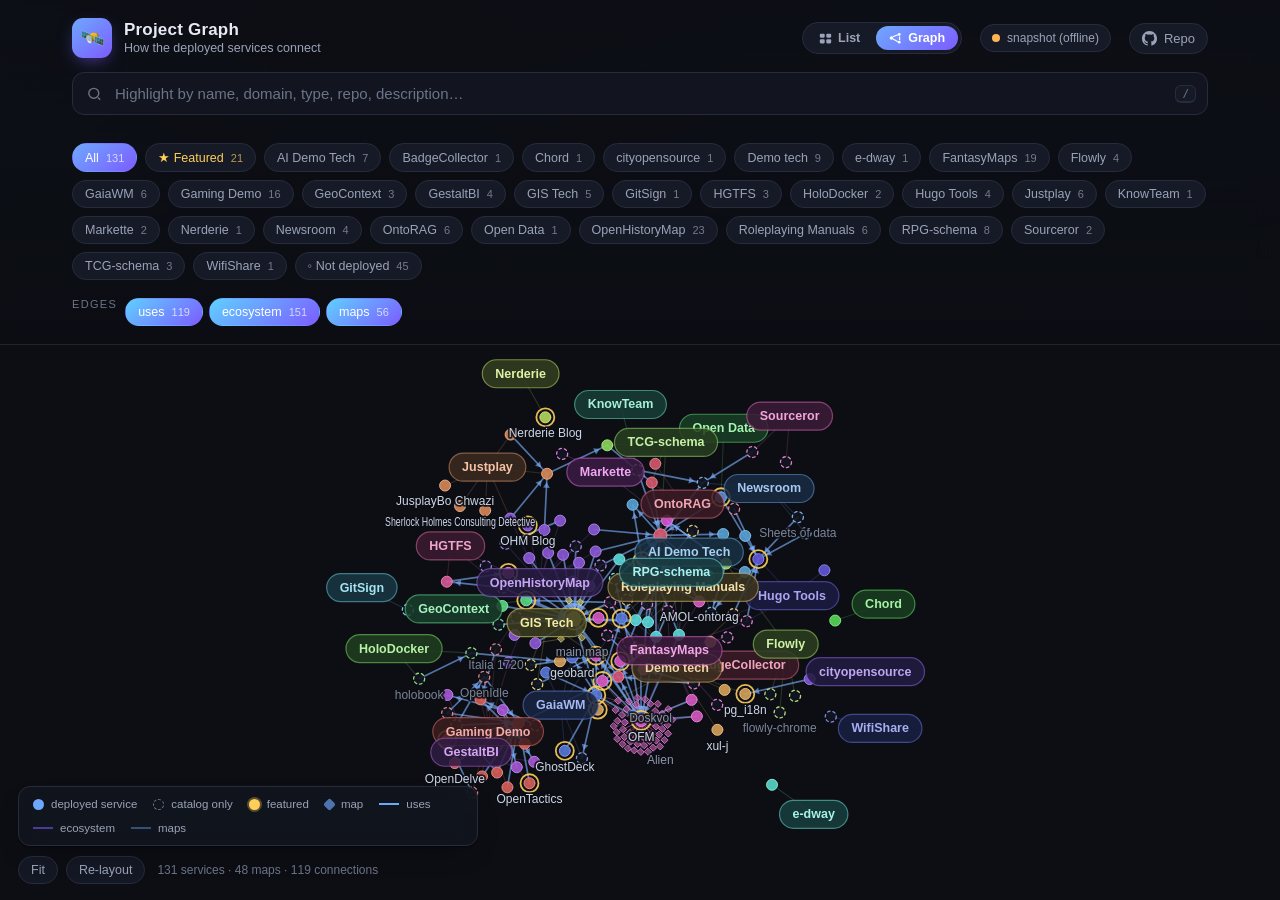
<file: graph.html>
<!doctype html>
<html lang="en">
<head>
<meta charset="utf-8" />
<meta name="viewport" content="width=device-width, initial-scale=1" />
<title>Project Graph · sirmmo</title>
<meta name="description" content="How the deployed sirmmo services connect: dependencies, ecosystems and forwards as an interactive graph." />
<link rel="icon" href="data:image/svg+xml,&lt;svg xmlns='http://www.w3.org/2000/svg' viewBox='0 0 100 100'&gt;&lt;text y='.9em' font-size='90'&gt;🛰️&lt;/text&gt;&lt;/svg&gt;" />
<link rel="stylesheet" href="shell.css" />
<style>
  /* ---- graph-view layout: fixed viewport, the canvas takes what's left ---- */
  body { height: 100vh; display: flex; flex-direction: column; overflow: hidden; }
  header { position: static; flex: none; }
  main { flex: 1 1 auto; position: relative; min-height: 0; }
  canvas { position: absolute; inset: 0; width: 100%; height: 100%; display: block; touch-action: none; cursor: grab; }
  canvas.grabbing { cursor: grabbing; }

  /* ---- heads-up controls ---- */
  .hud { position: absolute; left: 18px; bottom: 16px; display: flex; flex-direction: column; gap: 10px; pointer-events: none; }
  .hud > * { pointer-events: auto; }
  .legend {
    display: flex; flex-wrap: wrap; gap: 12px 16px; max-width: 460px;
    padding: 11px 14px; border-radius: 12px; border: 1px solid var(--line);
    background: rgba(18,21,31,.86); backdrop-filter: blur(8px); box-shadow: var(--shadow);
    font-size: 11.5px; color: var(--txt-dim);
  }
  .legend i { display: inline-flex; align-items: center; gap: 7px; font-style: normal; }
  .legend .sw { width: 11px; height: 11px; border-radius: 50%; flex: none; }
  .legend .sw.dep { background: #6ea8fe; }
  .legend .sw.undep { background: transparent; border: 1.5px dashed #6b7488; }
  .legend .sw.feat { background: #ffcf5a; box-shadow: 0 0 0 2px rgba(255,207,90,.3); }
  .legend .sw.nok { background: var(--warn); }
  .legend .sw.map { width: 9px; height: 9px; border-radius: 2px; transform: rotate(45deg); background: #6ea8fe; opacity: .65; }
  .legend .ln { width: 20px; height: 0; border-top: 2px solid; flex: none; }
  .legend .ln.uses { border-color: #6ea8fe; }
  .legend .ln.eco { border-color: #7c5cff; opacity: .55; }
  .legend .ln.fwd { border-top-style: dashed; border-color: var(--warn); }
  .legend .ln.repo { border-top-style: dotted; border-color: var(--ok); }
  .legend .ln.hosts { border-color: #6ea8fe; opacity: .4; }
  .tools { display: flex; gap: 8px; align-items: center; }
  .tools button {
    font: inherit; font-size: 12.5px; color: var(--txt-dim); cursor: pointer;
    padding: 6px 12px; border-radius: 999px; border: 1px solid var(--line);
    background: rgba(22,26,38,.9); transition: all .14s;
  }
  .tools button:hover { color: var(--txt); border-color: var(--accent); }
  .count { font-size: 12px; color: var(--txt-faint); padding-left: 4px; }

  /* ---- hover tooltip ---- */
  .tip {
    position: absolute; z-index: 20; pointer-events: none; opacity: 0;
    transform: translate(-50%, -140%); transition: opacity .1s;
    padding: 7px 11px; border-radius: 9px; border: 1px solid var(--line);
    background: rgba(12,14,20,.94); box-shadow: var(--shadow);
    font-size: 12.5px; white-space: nowrap; max-width: 320px; overflow: hidden; text-overflow: ellipsis;
  }
  .tip.on { opacity: 1; }
  .tip .t2 { color: var(--txt-faint); font-size: 11px; margin-top: 2px; }

  /* ---- detail panel ---- */
  .panel {
    position: absolute; top: 16px; right: 16px; bottom: 16px; width: 336px; max-width: calc(100vw - 32px);
    display: none; flex-direction: column; gap: 13px; overflow-y: auto; overscroll-behavior: contain;
    padding: 18px; border-radius: var(--radius); border: 1px solid var(--line);
    background: linear-gradient(180deg, rgba(22,26,38,.97), rgba(27,32,48,.97));
    backdrop-filter: blur(10px); box-shadow: var(--shadow); z-index: 30;
  }
  .panel.open { display: flex; }
  .panel.feat { border-color: rgba(255,200,90,.42); }
  .panel h2 { margin: 0; font-size: 17px; line-height: 1.25; word-break: break-word; padding-right: 26px; }
  .panel .eyebrow { font-size: 11px; letter-spacing: .12em; text-transform: uppercase; color: var(--txt-faint); }
  .panel .close {
    position: absolute; top: 13px; right: 13px; width: 26px; height: 26px; border-radius: 50%;
    display: grid; place-items: center; cursor: pointer; color: var(--txt-faint);
    border: 1px solid var(--line); background: var(--panel); font-size: 14px; line-height: 1;
  }
  .panel .close:hover { color: var(--txt); border-color: var(--accent); }
  .panel .desc { font-size: 12.5px; line-height: 1.5; color: var(--txt-dim); }
  .panel section { display: flex; flex-direction: column; gap: 7px; }
  .panel section > .lbl { font-size: 10.5px; letter-spacing: .1em; text-transform: uppercase; color: var(--txt-faint); }
  .panel .dep { display: flex; flex-direction: column; gap: 6px; padding: 10px 12px; border-radius: 10px;
    border: 1px solid var(--line-soft); background: var(--bg-soft); }
  .panel .dep .d1 { display: flex; align-items: center; gap: 8px; font-size: 13px; font-weight: 600; word-break: break-all; }
  .panel .dep .d1 .attn { margin-top: 0; }
  .panel .dep a:hover { color: var(--accent); }
  .panel .rel { display: flex; flex-wrap: wrap; gap: 6px; }
  .panel .rel button {
    font: inherit; font-size: 11.5px; cursor: pointer; color: var(--txt-dim);
    padding: 4px 10px; border-radius: 999px; border: 1px solid var(--line); background: var(--bg-soft);
  }
  .panel .rel button:hover { color: var(--txt); border-color: var(--accent); }
  .panel .meta { font-size: 11.5px; color: var(--txt-faint); word-break: break-all; }
  .panel .meta b { color: var(--txt-dim); font-weight: 600; }
  .panel .golist { font-size: 12px; color: var(--txt-dim); text-decoration: underline; text-underline-offset: 2px; }

  @media (max-width: 720px) {
    .panel { top: auto; right: 8px; left: 8px; bottom: 8px; width: auto; max-height: 52%; }
    .hud { left: 10px; bottom: 10px; }
    .legend { max-width: calc(100vw - 20px); font-size: 11px; gap: 8px 12px; }
  }
</style>
</head>
<body>
<header>
  <div class="wrap">
    <div class="top">
      <div class="brand">
        <div class="logo">🛰️</div>
        <div>
          <h1>Project Graph</h1>
          <p>How the deployed services connect</p>
        </div>
      </div>
      <div class="grow"></div>
      <nav class="views">
        <a href="./">
          <svg width="13" height="13" viewBox="0 0 16 16" fill="currentColor"><rect x="1" y="2" width="6" height="5" rx="1.4"/><rect x="9" y="2" width="6" height="5" rx="1.4"/><rect x="1" y="9" width="6" height="5" rx="1.4"/><rect x="9" y="9" width="6" height="5" rx="1.4"/></svg>
          List
        </a>
        <a class="on" href="graph.html" aria-current="page">
          <svg width="13" height="13" viewBox="0 0 16 16" fill="none" stroke="currentColor" stroke-width="1.5"><path d="M4.6 5.9 11 3.4M4.7 8.3l6.1 3.6M13 5.5v4.6"/><circle cx="3" cy="7.4" r="2.1" fill="currentColor" stroke="none"/><circle cx="12.6" cy="3" r="1.7" fill="currentColor" stroke="none"/><circle cx="12.6" cy="12.6" r="1.7" fill="currentColor" stroke="none"/></svg>
          Graph
        </a>
      </nav>
      <span id="status" class="status snap"><span class="dot"></span><span id="statusText">loading…</span></span>
      <a class="ghlink" href="https://github.com/sirmmo/projects" target="_blank" rel="noopener">
        <svg width="15" height="15" viewBox="0 0 16 16" fill="currentColor"><path d="M8 0C3.58 0 0 3.58 0 8a8 8 0 0 0 5.47 7.59c.4.07.55-.17.55-.38l-.01-1.49c-2.01.37-2.53-.49-2.69-.94-.09-.23-.48-.94-.82-1.13-.28-.15-.68-.52-.01-.53.63-.01 1.08.58 1.23.82.72 1.21 1.87.87 2.33.66.07-.52.28-.87.51-1.07-1.78-.2-3.64-.89-3.64-3.95 0-.87.31-1.59.82-2.15-.08-.2-.36-1.02.08-2.12 0 0 .67-.21 2.2.82a7.4 7.4 0 0 1 4 0c1.53-1.04 2.2-.82 2.2-.82.44 1.1.16 1.92.08 2.12.51.56.82 1.27.82 2.15 0 3.07-1.87 3.75-3.65 3.95.29.25.54.73.54 1.48l-.01 2.2c0 .21.15.46.55.38A8 8 0 0 0 16 8c0-4.42-3.58-8-8-8Z"/></svg>
        Repo
      </a>
    </div>
    <div class="searchbar">
      <svg width="17" height="17" viewBox="0 0 24 24" fill="none" stroke="currentColor" stroke-width="2"><circle cx="11" cy="11" r="7"/><path d="m20 20-3-3"/></svg>
      <input id="q" type="search" placeholder="Highlight by name, domain, type, repo, description…" autocomplete="off" spellcheck="false" />
      <span class="hint"><kbd>/</kbd></span>
    </div>
    <div class="chips" id="chips"></div>
    <div class="chips types" id="edgeChips"></div>
  </div>
</header>

<main>
  <canvas id="cv" aria-label="Graph of deployed services and their dependencies. The list view at the site root carries the same information as text."></canvas>
  <div class="hud">
    <div class="legend" id="legend"></div>
    <div class="tools">
      <button id="fit" title="Fit the graph to the window">Fit</button>
      <button id="shake" title="Re-run the layout">Re-layout</button>
      <span class="count" id="count"></span>
    </div>
  </div>
  <div class="tip" id="tip"></div>
  <aside class="panel" id="panel"></aside>
</main>

<script src="sheet.js"></script>
<script>
/* DATA:START */
const PROJECTS = [
  {
    "name": "",
    "domain": "https://ingmmo.com/aitomaton/",
    "ecosystem": "AI Demo Tech",
    "service": "aitomaton",
    "be": "",
    "fe": "GH Pages",
    "others": "",
    "description": "",
    "forward": "",
    "attention": "ok",
    "featured": ""
  },
  {
    "name": "",
    "domain": "https://ingmmo.com/needle-openai",
    "ecosystem": "AI Demo Tech",
    "service": "needle-openai wrapper",
    "be": "",
    "fe": "GH Pages",
    "others": "",
    "description": "",
    "forward": "",
    "attention": "ok",
    "featured": ""
  },
  {
    "name": "",
    "domain": "https://ingmmo.com/openai-maple/",
    "ecosystem": "AI Demo Tech",
    "service": "openai-maple",
    "be": "",
    "fe": "GH Pages",
    "others": "",
    "description": "",
    "forward": "",
    "attention": "ok",
    "featured": ""
  },
  {
    "name": "",
    "domain": "https://ingmmo.com/openai-MobileMoE/",
    "ecosystem": "AI Demo Tech",
    "service": "openai-mobileMoE",
    "be": "",
    "fe": "GH Pages",
    "others": "",
    "description": "",
    "forward": "",
    "attention": "ok",
    "featured": ""
  },
  {
    "name": "",
    "domain": "https://ingmmo.com/openai-supra/",
    "ecosystem": "AI Demo Tech",
    "service": "openai-supra",
    "be": "",
    "fe": "",
    "others": "",
    "description": "",
    "forward": "",
    "attention": "ok",
    "featured": ""
  },
  {
    "name": "",
    "domain": "badgecollector.org",
    "ecosystem": "BadgeCollector",
    "service": "BadgeCollector",
    "be": "Cloudflare",
    "fe": "GH Pages",
    "others": "",
    "description": "A small public catalogue where third-party apps quietly pin badges to the people who earned them: append-only files, git as the audit log, no database. Recipients open their wall from the SHA-256 of their email; issuers post through a relay Worker, with JS and Python SDKs.",
    "forward": "",
    "attention": "ok",
    "featured": ""
  },
  {
    "name": "",
    "domain": "https://ingmmo.com/chord",
    "ecosystem": "Chord",
    "service": "Chord",
    "be": "",
    "fe": "GH Pages",
    "others": "",
    "description": "",
    "forward": "",
    "attention": "ok",
    "featured": ""
  },
  {
    "name": "",
    "domain": "https://www.cityopensource.com",
    "ecosystem": "cityopensource",
    "service": "cityopensource",
    "be": "",
    "fe": "",
    "others": "",
    "description": "",
    "forward": "",
    "attention": "ok",
    "featured": ""
  },
  {
    "name": "",
    "domain": "https://ingmmo.com/drivelite/",
    "ecosystem": "Demo tech",
    "service": "drivelite",
    "be": "",
    "fe": "GH Pages",
    "others": "",
    "description": "",
    "forward": "",
    "attention": "ok",
    "featured": ""
  },
  {
    "name": "",
    "domain": "https://ingmmo.com/openapi-gateway/",
    "ecosystem": "Demo tech",
    "service": "openapi-gateway",
    "be": "",
    "fe": "GH Pages",
    "others": "",
    "description": "",
    "forward": "",
    "attention": "ok",
    "featured": ""
  },
  {
    "name": "",
    "domain": "https://ingmmo.com/openpiano",
    "ecosystem": "Demo tech",
    "service": "OpenPiano",
    "be": "",
    "fe": "GH Pages",
    "others": "",
    "description": "",
    "forward": "",
    "attention": "ok",
    "featured": "yes"
  },
  {
    "name": "",
    "domain": "https://ingmmo.com/pg_i18n/",
    "ecosystem": "Demo tech",
    "service": "pg_i18n",
    "be": "",
    "fe": "",
    "others": "",
    "description": "",
    "forward": "",
    "attention": "ok",
    "featured": "yes"
  },
  {
    "name": "",
    "domain": "https://xul-j.github.io",
    "ecosystem": "Demo tech",
    "service": "xul-j, xul-j Java bridge, xul-j .Net bridge",
    "be": "",
    "fe": "GH Pages",
    "others": "",
    "description": "",
    "forward": "",
    "attention": "ok",
    "featured": ""
  },
  {
    "name": "",
    "domain": "https://www.hoponmobility.com",
    "ecosystem": "e-dway",
    "service": "hoponmobility",
    "be": "",
    "fe": "",
    "others": "",
    "description": "",
    "forward": "",
    "attention": "ok",
    "featured": ""
  },
  {
    "name": "",
    "domain": "cbrpnk.fantasymaps.org",
    "ecosystem": "FantasyMaps",
    "service": "OFM",
    "be": "",
    "fe": "Server",
    "others": "",
    "description": "Cyberpunk-themed restyling of the FantasyMaps map stack - the OFM atlas dressed for cyberpunk campaigns.",
    "forward": "",
    "attention": "ok",
    "featured": ""
  },
  {
    "name": "",
    "domain": "https://cbrpnk.fantasymaps.org",
    "ecosystem": "FantasyMaps",
    "service": "CBR+PNK OFM Chrome",
    "be": "",
    "fe": "GH Pages",
    "others": "",
    "description": "",
    "forward": "",
    "attention": "ok",
    "featured": ""
  },
  {
    "name": "",
    "domain": "https://github.com/openfantasymap/ticker",
    "ecosystem": "FantasyMaps",
    "service": "odw ticker",
    "be": "",
    "fe": "",
    "others": "",
    "description": "",
    "forward": "",
    "attention": "ok",
    "featured": ""
  },
  {
    "name": "",
    "domain": "lcars.fantasymaps.org",
    "ecosystem": "FantasyMaps",
    "service": "OFM, LCARS OFM Chrome",
    "be": "",
    "fe": "Server",
    "others": "",
    "description": "LCARS-themed restyling of the FantasyMaps map stack, built on the @openfantasymap/lcars-* design-system family (core, Angular, React, web components) for Star Trek games and props.",
    "forward": "",
    "attention": "ok",
    "featured": ""
  },
  {
    "name": "",
    "domain": "map.fantasymaps.org",
    "ecosystem": "FantasyMaps",
    "service": "OFM",
    "be": "Server",
    "fe": "Netlify",
    "others": "",
    "description": "The FantasyMaps atlas itself - the interactive map of imaginary worlds, from Faerûn and Middle-earth to a gaming group's own setting, served from the OFM tile stack.",
    "forward": "",
    "attention": "ok",
    "featured": "yes"
  },
  {
    "name": "",
    "domain": "pipboy.fantasymaps.org",
    "ecosystem": "FantasyMaps",
    "service": "OFM, Pipboy OFM Chrome",
    "be": "",
    "fe": "Netlify",
    "others": "",
    "description": "Pip-Boy 3000 restyling of the FantasyMaps map stack - the OFM atlas dressed as a Fallout wrist computer.",
    "forward": "",
    "attention": "ok",
    "featured": ""
  },
  {
    "name": "",
    "domain": "stellarcartography.org",
    "ecosystem": "FantasyMaps",
    "service": "OFM, StellarCartography, LCARS OFM Chrome, Archaeo Pro",
    "be": "--",
    "fe": "Netlify",
    "others": "",
    "description": "Stellar cartography front of the FantasyMaps stack - star systems and sci-fi space maps built on the OFM map engine.",
    "forward": "",
    "attention": "ok",
    "featured": "yes"
  },
  {
    "name": "",
    "domain": "www.fantasymaps.org",
    "ecosystem": "FantasyMaps",
    "service": "OFM",
    "be": "",
    "fe": "GH Pages",
    "others": "",
    "description": "FantasyMaps - serious tech for non-serious worlds. A digital atlas that charts imaginary worlds with real cartographic tools, plus the open-source tooling around it (tile servers, generators, a FoundryVTT module) for creators who want to map their own.",
    "forward": "",
    "attention": "ok",
    "featured": ""
  },
  {
    "name": "",
    "domain": "www.fantasymaps.org/amol-ontorag",
    "ecosystem": "FantasyMaps",
    "service": "AMOL-ontorag",
    "be": "",
    "fe": "GH Pages",
    "others": "",
    "description": "",
    "forward": "",
    "attention": "ok",
    "featured": ""
  },
  {
    "name": "",
    "domain": "www.fantasymaps.org/geomqtt/?url=wss%3A%2F%2Fgeomqtt.fantasymaps.org%2Fmqtt&set=iss",
    "ecosystem": "FantasyMaps",
    "service": "GeoMQTT",
    "be": "Server",
    "fe": "GH Pages",
    "others": "",
    "description": "Live demo of geomqtt, a Redis wrapper with MQTT output for real-time geospatial data. The page connects to a geomqtt server over MQTT-over-WebSocket and renders a live set - here the ISS - on a globe or Mercator map.",
    "forward": "",
    "attention": "ok",
    "featured": "yes"
  },
  {
    "name": "",
    "domain": "www.fantasymaps.org/maplibre-grid/",
    "ecosystem": "FantasyMaps",
    "service": "maplibre-grid",
    "be": "",
    "fe": "GH Pages",
    "others": "",
    "description": "Live demo of @openfantasymap/maplibre-grid, an npm package that generates client-side square and hexagonal VTT grids for MapLibre GL JS: cell size, rotation, hex orientation and click-to-place origin.",
    "forward": "",
    "attention": "ok",
    "featured": "yes"
  },
  {
    "name": "",
    "domain": "flowly.net",
    "ecosystem": "Flowly",
    "service": "flowly",
    "be": "Server",
    "fe": "Netlify",
    "others": "",
    "description": "",
    "forward": "",
    "attention": "ok",
    "featured": ""
  },
  {
    "name": "",
    "domain": "gaiawm.github.io",
    "ecosystem": "GaiaWM",
    "service": "GaiaWM",
    "be": "",
    "fe": "",
    "others": "gh-pages",
    "description": "GaiaWM - contextual world models: reimagining world models as contextual understanding engines so agents can perceive, interpret and act on the world. Umbrella for the Ghost Gateway, ghostkit, GhostDeck, geobard and inspector.",
    "forward": "",
    "attention": "ok",
    "featured": "yes"
  },
  {
    "name": "",
    "domain": "gaiawm.github.io/ghostdeck",
    "ecosystem": "GaiaWM",
    "service": "GhostDeck",
    "be": "",
    "fe": "",
    "others": "",
    "description": "Desktop deck (Windows, macOS, Linux) for the ghosts you own in the GaiaWM world: roster, vitals, soul and goal imprinting, decaying memories, a live map of every wanderer, the event firehose and chat. A deliberately thin Tauri shell over the gateway's owner-mode dashboard, with an option to run a ghost's mind locally against your own Ollama.",
    "forward": "",
    "attention": "ok",
    "featured": "yes"
  },
  {
    "name": "",
    "domain": "gaiawm.github.io/ghostkit",
    "ecosystem": "GaiaWM",
    "service": "Ghostkit",
    "be": "",
    "fe": "",
    "others": "",
    "description": "BYOK Python library and CLI for owning a ghost in the shared GaiaWM world. Imprint a soul and a goal, then run the agent's perceive → decide → vet → act loop on your own inference keys - a haunt is just a folder of TOML files, and the CLI makes the world match it.",
    "forward": "",
    "attention": "ok",
    "featured": ""
  },
  {
    "name": "",
    "domain": "ingmmo.com/aiproxy",
    "ecosystem": "GaiaWM",
    "service": "AI Proxy",
    "be": "Vercel",
    "fe": "",
    "others": "",
    "description": "aiproxy is an OpenAI-compatible gateway that fuses a wrapped LLM with a reusable fabric of Model Context Protocol servers. Point any OpenAI client at it, pick an assistant as the model, and the gateway runs the whole agentic tool loop for you - returning a normal OpenAI response.",
    "forward": "",
    "attention": "ok",
    "featured": "yes"
  },
  {
    "name": "",
    "domain": "www.fantasymaps.org/geobard",
    "ecosystem": "GaiaWM",
    "service": "geobard",
    "be": "",
    "fe": "GH Pages",
    "others": "",
    "description": "Open-source FastAPI service that turns a GeoJSON scene into natural-language prose - window views, answers to questions about the scene, image-generation prompts, and photo reading. Speaks the OpenAI chat-completions API; it is the narration engine behind GaiaWM.",
    "forward": "",
    "attention": "ok",
    "featured": ""
  },
  {
    "name": "",
    "domain": "https://ingmmo.com/citysim",
    "ecosystem": "Gaming Demo",
    "service": "Citysim",
    "be": "",
    "fe": "GH Pages",
    "others": "",
    "description": "",
    "forward": "",
    "attention": "ok",
    "featured": "yes"
  },
  {
    "name": "",
    "domain": "https://ingmmo.com/lilienstern",
    "ecosystem": "Gaming Demo",
    "service": "Lilienstern",
    "be": "",
    "fe": "GH Pages",
    "others": "",
    "description": "",
    "forward": "",
    "attention": "ok",
    "featured": ""
  },
  {
    "name": "",
    "domain": "https://ingmmo.com/lilienstern/gangland-bologna",
    "ecosystem": "Gaming Demo",
    "service": "Gangland Bologna",
    "be": "",
    "fe": "GH Pages",
    "others": "",
    "description": "",
    "forward": "",
    "attention": "ok",
    "featured": ""
  },
  {
    "name": "",
    "domain": "https://ingmmo.com/openachievements",
    "ecosystem": "Gaming Demo",
    "service": "OpenAchievements",
    "be": "",
    "fe": "",
    "others": "",
    "description": "",
    "forward": "",
    "attention": "ok",
    "featured": ""
  },
  {
    "name": "",
    "domain": "https://ingmmo.com/opendelve",
    "ecosystem": "Gaming Demo",
    "service": "OpenDelve",
    "be": "",
    "fe": "",
    "others": "",
    "description": "",
    "forward": "",
    "attention": "ok",
    "featured": ""
  },
  {
    "name": "",
    "domain": "https://ingmmo.com/opendorf",
    "ecosystem": "Gaming Demo",
    "service": "OpenDorf",
    "be": "",
    "fe": "",
    "others": "",
    "description": "",
    "forward": "",
    "attention": "ok",
    "featured": ""
  },
  {
    "name": "",
    "domain": "https://ingmmo.com/openfactor",
    "ecosystem": "Gaming Demo",
    "service": "Openfactor",
    "be": "",
    "fe": "GH Pages",
    "others": "",
    "description": "",
    "forward": "",
    "attention": "ok",
    "featured": ""
  },
  {
    "name": "",
    "domain": "https://ingmmo.com/opentactics",
    "ecosystem": "Gaming Demo",
    "service": "OpenTactics",
    "be": "",
    "fe": "GH Pages",
    "others": "",
    "description": "",
    "forward": "",
    "attention": "ok",
    "featured": "yes"
  },
  {
    "name": "",
    "domain": "https://ingmmo.com/pachino64",
    "ecosystem": "Gaming Demo",
    "service": "Pachino64",
    "be": "",
    "fe": "GH Pages",
    "others": "",
    "description": "",
    "forward": "",
    "attention": "ok",
    "featured": ""
  },
  {
    "name": "",
    "domain": "geocontext.info",
    "ecosystem": "GeoContext",
    "service": "geocontext",
    "be": "",
    "fe": "GH Pages",
    "others": "",
    "description": "GeoContext - a free, declarative way to publish a map of any public dataset: drop a geocontext.json into a public GitHub repo and open it as an interactive map, or add a story.json and read it as a scrolling article that moves the map. No fork, no build, no account. Apache-2.0, by OpenHistoryMap.",
    "forward": "",
    "attention": "ok",
    "featured": "yes"
  },
  {
    "name": "",
    "domain": "geocontext.info/geocontext-front",
    "ecosystem": "GeoContext",
    "service": "geocontext",
    "be": "--",
    "fe": "GH Pages",
    "others": "",
    "description": "The GeoContext viewer front end - renders any geocontext.json from a public GitHub repo as an interactive map.",
    "forward": "",
    "attention": "ok",
    "featured": ""
  },
  {
    "name": "",
    "domain": "geocontext.info/geocontext-storybook",
    "ecosystem": "GeoContext",
    "service": "geocontext storybook",
    "be": "--",
    "fe": "GH Pages",
    "others": "",
    "description": "GeoContext Storybook - the longform, scroll-driven story runner for GeoContext data: prose that moves the map.",
    "forward": "",
    "attention": "ok",
    "featured": ""
  },
  {
    "name": "",
    "domain": "gestaltbi.github.io",
    "ecosystem": "GestaltBI",
    "service": "Gestalt BI",
    "be": "--",
    "fe": "--",
    "others": "gh-pages",
    "description": "GestaltBI - stream-based performance intelligence for the people who actually have to read their numbers. Upload a CSV or spreadsheet; it infers the columns and renders interactive maps, charts and tables across three opinionated cuts (longitudinal, synchronic, change-force decomposition). Open source, runs offline, with Sheets, Excel and desktop authoring add-ons.",
    "forward": "",
    "attention": "ok",
    "featured": ""
  },
  {
    "name": "",
    "domain": "https://gestaltbi.github.io/inference/",
    "ecosystem": "GestaltBI",
    "service": "gestaltbi/inference",
    "be": "",
    "fe": "",
    "others": "",
    "description": "",
    "forward": "",
    "attention": "ok",
    "featured": ""
  },
  {
    "name": "",
    "domain": "https://gestaltbi.github.io/storybook/",
    "ecosystem": "GestaltBI",
    "service": "gestaltbi/storybook",
    "be": "",
    "fe": "",
    "others": "",
    "description": "",
    "forward": "",
    "attention": "ok",
    "featured": ""
  },
  {
    "name": "",
    "domain": "https://gestaltbi.github.io/stream/",
    "ecosystem": "GestaltBI",
    "service": "gestaltbi/stream",
    "be": "",
    "fe": "",
    "others": "",
    "description": "",
    "forward": "",
    "attention": "ok",
    "featured": ""
  },
  {
    "name": "",
    "domain": "openwinemap.org",
    "ecosystem": "GIS Tech",
    "service": "OHM",
    "be": "--",
    "fe": "GH Pages",
    "others": "",
    "description": "",
    "forward": "",
    "attention": "ok",
    "featured": ""
  },
  {
    "name": "",
    "domain": "hgtfs.github.io",
    "ecosystem": "HGTFS",
    "service": "hgtfs",
    "be": "",
    "fe": "GH Pages",
    "others": "",
    "description": "Home of HGTFS, the Historical General Transit Feed Specification - a GTFS extension for transit networks that change over decades rather than over a timetable. Hosts the spec plus the viewer, the edge tracer and the aggregated multi-country feed.",
    "forward": "",
    "attention": "ok",
    "featured": "yes"
  },
  {
    "name": "",
    "domain": "hgtfs.github.io/viewer",
    "ecosystem": "HGTFS",
    "service": "hgtfs viewer",
    "be": "",
    "fe": "GH Pages",
    "others": "",
    "description": "Time-aware viewer for HGTFS feeds: drop in a .zip (or load one straight from a GitHub repo) and scrub the years to watch a historical railway network open, close and change operator, with stations fading across their uncertainty windows.",
    "forward": "",
    "attention": "ok",
    "featured": ""
  },
  {
    "name": "",
    "domain": "hugo-tools.github.io",
    "ecosystem": "Hugo Tools",
    "service": "Hugo Tools",
    "be": "--",
    "fe": "--",
    "others": "gh-pages",
    "description": "Hugo Tools - tools that make authoring Hugo sites nicer: Hugo Studio, a Rust/TypeScript desktop editor with live preview and git; its plugin marketplace; and wp2static, which converts WordPress dumps into Hugo or Jekyll content. All MIT.",
    "forward": "",
    "attention": "ok",
    "featured": "yes"
  },
  {
    "name": "",
    "domain": "swpatterns.com",
    "ecosystem": "Hugo Tools",
    "service": "SoftwarePatterns",
    "be": "--",
    "fe": "Netlify",
    "others": "",
    "description": "A catalogue of software design patterns with per-language code specimens, browsable by pattern or by language and open to contributions.",
    "forward": "",
    "attention": "ok",
    "featured": ""
  },
  {
    "name": "",
    "domain": "https://chwazi.justplaybo.it",
    "ecosystem": "Justplay",
    "service": "JusplayBo Chwazi",
    "be": "",
    "fe": "Netlify",
    "others": "",
    "description": "",
    "forward": "",
    "attention": "ok",
    "featured": ""
  },
  {
    "name": "",
    "domain": "justplaybo.github.io/justplay-editor/",
    "ecosystem": "Justplay",
    "service": "Jusplay games launcher editor",
    "be": "--",
    "fe": "GH Pages",
    "others": "",
    "description": "",
    "forward": "",
    "attention": "ok",
    "featured": ""
  },
  {
    "name": "",
    "domain": "justplaybo.it",
    "ecosystem": "Justplay",
    "service": "Justplay Home",
    "be": "--",
    "fe": "Netlify",
    "others": "",
    "description": "Just Play Bologna - Arci social-promotion association running a ludoteca at the Casa del Popolo: board games, roleplaying, chess and subbuteo every week in via Bentini 20, Bologna.",
    "forward": "",
    "attention": "ok",
    "featured": ""
  },
  {
    "name": "",
    "domain": "launcher.justplaybo.it",
    "ecosystem": "Justplay",
    "service": "jusplay games launcher",
    "be": "",
    "fe": "GH Pages",
    "others": "",
    "description": "JustPlay Game Launcher - a shared game board for the table you can't sit around. Pick a name, share a room code, and every marker you move is live for everyone in the room, over public MQTT. No account and no server of your own; it syncs the pieces and enforces no rules.",
    "forward": "",
    "attention": "ok",
    "featured": ""
  },
  {
    "name": "",
    "domain": "sherlock.justplaybo.it",
    "ecosystem": "Justplay",
    "service": "Sherlock Holmes Consulting Detective",
    "be": "--",
    "fe": "Netlify",
    "others": "",
    "description": "Companion web app for the Italian edition of Sherlock Holmes - Consulente Investigativo, including the Carlton House / Queen's Park expansion, the Scrittore Senza Nome cases and the Baker Street Irregulars edition. A Leaflet map of Victorian London; the whole session stays in the browser's localStorage.",
    "forward": "",
    "attention": "ok",
    "featured": ""
  },
  {
    "name": "",
    "domain": "markette.org",
    "ecosystem": "Markette",
    "service": "markette",
    "be": "Server",
    "fe": "GH Pages",
    "others": "",
    "description": "",
    "forward": "",
    "attention": "ok",
    "featured": ""
  },
  {
    "name": "",
    "domain": "nerderie.org",
    "ecosystem": "Nerderie",
    "service": "Nerderie Blog",
    "be": "--",
    "fe": "--",
    "others": "Medium",
    "description": "Nerderie - the nerd-culture blog, published on Medium.",
    "forward": "",
    "attention": "ok",
    "featured": "yes"
  },
  {
    "name": "",
    "domain": "ministry.ofdata.org",
    "ecosystem": "Newsroom",
    "service": "ministry of data",
    "be": "",
    "fe": "",
    "others": "",
    "description": "Ministry of Data - independent evaluations and analyses of open datasets worldwide, scored on six axes, argued in full and reproducible, with no vendor money.",
    "forward": "",
    "attention": "ok",
    "featured": "yes"
  },
  {
    "name": "",
    "domain": "hub.ontorag.org",
    "ecosystem": "OntoRAG",
    "service": "Ontorag Hub",
    "be": "Vercel",
    "fe": "GH Pages",
    "others": "",
    "description": "OntoRAG Hub - the shared registry and front for OntoRAG ontologies, schemas and MCP endpoints.",
    "forward": "",
    "attention": "ok",
    "featured": "yes"
  },
  {
    "name": "",
    "domain": "mcp.rpg-schema.org",
    "ecosystem": "OntoRAG",
    "service": "ontorag mcp, RPG-Schema",
    "be": "Vercel",
    "fe": "--",
    "others": "",
    "description": "MCP server for OntoRAG exposing the Roleplay Gaming RDF Schema and all relevant ontologies",
    "forward": "",
    "attention": "ok",
    "featured": ""
  },
  {
    "name": "",
    "domain": "mcp.tcg-schema.org",
    "ecosystem": "OntoRAG",
    "service": "ontorag mcp, TCG-Schema",
    "be": "Vercel",
    "fe": "--",
    "others": "",
    "description": "MCP server for OntoRAG exposing the Tabletop Card Gaming RDF Schema and all relevant ontologies",
    "forward": "",
    "attention": "ok",
    "featured": ""
  },
  {
    "name": "",
    "domain": "ontorag.org",
    "ecosystem": "OntoRAG",
    "service": "OntoRAG",
    "be": "",
    "fe": "GH Pages",
    "others": "",
    "description": "OntoRAG - ontology-driven retrieval-augmented generation for governed, explainable knowledge systems: the CLI, the core library, the schemas, and the case for governance over plain GraphRAG.",
    "forward": "",
    "attention": "ok",
    "featured": ""
  },
  {
    "name": "",
    "domain": "archaeo.pro",
    "ecosystem": "OpenHistoryMap",
    "service": "Archaeo Pro",
    "be": "Vercel",
    "fe": "Netlify",
    "others": "",
    "description": "archaeo·pro - a field-first tool for Italian archaeological surveillance (sorveglianze archeologiche): field, office and archive in one PWA, exporting DOCX/PDF reports and pushing data to OpenHistoryMap. For freelance archaeologists.",
    "forward": "",
    "attention": "ok",
    "featured": "yes"
  },
  {
    "name": "",
    "domain": "blog.openhistorymap.org",
    "ecosystem": "OpenHistoryMap",
    "service": "OHM Blog",
    "be": "--",
    "fe": "--",
    "others": "Medium, Substack",
    "description": "The Open History Map blog - project news, data notes and digital-humanities write-ups, published on Medium and Substack.",
    "forward": "",
    "attention": "ok",
    "featured": "yes"
  },
  {
    "name": "",
    "domain": "games.ofancientrome.org",
    "ecosystem": "OpenHistoryMap",
    "service": "games.ofancientrome.org",
    "be": "",
    "fe": "",
    "others": "",
    "description": "The board, dice and guessing games ancient Rome actually played - latrones, the fifteen men on three dice, three pebbles scratched on a step - with their rules, their history and a live shared table you can play with friends on the JustPlay engine.",
    "forward": "",
    "attention": "ok",
    "featured": ""
  },
  {
    "name": "",
    "domain": "games.ofthepast.org",
    "ecosystem": "OpenHistoryMap",
    "service": "games.ofthepast.org",
    "be": "",
    "fe": "",
    "others": "",
    "description": "The great board, sowing, dice and guessing games of human history from every continent - senet, go, mancala, a dreidel at Hanukkah - with their rules, their history and a live shared table on the JustPlay engine.",
    "forward": "",
    "attention": "ok",
    "featured": ""
  },
  {
    "name": "",
    "domain": "https://empires.ofthepast.org",
    "ecosystem": "OpenHistoryMap",
    "service": "Ovian",
    "be": "Server",
    "fe": "GH Pages",
    "others": "",
    "description": "",
    "forward": "",
    "attention": "ok",
    "featured": ""
  },
  {
    "name": "",
    "domain": "https://www.openhistorymap.org/cited-geojson/",
    "ecosystem": "OpenHistoryMap",
    "service": "cited-geojson",
    "be": "",
    "fe": "",
    "others": "",
    "description": "",
    "forward": "",
    "attention": "ok",
    "featured": ""
  },
  {
    "name": "",
    "domain": "https://www.openhistorymap.org/strata",
    "ecosystem": "OpenHistoryMap",
    "service": "Strata",
    "be": "",
    "fe": "GH Pages",
    "others": "",
    "description": "",
    "forward": "",
    "attention": "ok",
    "featured": ""
  },
  {
    "name": "",
    "domain": "ideas.ofancientrome.org",
    "ecosystem": "OpenHistoryMap",
    "service": "ideas.ofancientrome.org",
    "be": "--",
    "fe": "GH Pages",
    "others": "",
    "description": "A timeline of the inventions, ideas and institutions of Rome - concrete, the aqueduct, Roman law, the Julian calendar - and the minds who devised them, 753 BC to AD 476. Built on Wikidata and Wikipedia, with speaking avatars for the best-recorded thinkers.",
    "forward": "",
    "attention": "ok",
    "featured": ""
  },
  {
    "name": "",
    "domain": "index.openhistorymap.org",
    "ecosystem": "OpenHistoryMap",
    "service": "OHM",
    "be": "Server",
    "fe": "GH Pages",
    "others": "",
    "description": "The OpenHistoryMap data index - a searchable catalogue of the datasets behind OHM, curated in Zotero and published through the index API and its importers.",
    "forward": "",
    "attention": "ok",
    "featured": ""
  },
  {
    "name": "",
    "domain": "map.of911.org",
    "ecosystem": "OpenHistoryMap",
    "service": "map of 911",
    "be": "",
    "fe": "GH Pages",
    "others": "",
    "description": "An interactive map of the morning of 11 September 2001: the four hijacked flights as timed tracks, the places they struck, the events of the morning and the President's route. Scrub the clock to watch it unfold; drawn from the 9/11 Commission Report.",
    "forward": "",
    "attention": "ok",
    "featured": ""
  },
  {
    "name": "",
    "domain": "map.ofww1.org",
    "ecosystem": "OpenHistoryMap",
    "service": "map.ofww1.org",
    "be": "",
    "fe": "GH Pages",
    "others": "",
    "description": "Map of items for wikidata and THOR projects related to WW1.",
    "forward": "",
    "attention": "ok",
    "featured": ""
  },
  {
    "name": "",
    "domain": "map.ofww2.org",
    "ecosystem": "OpenHistoryMap",
    "service": "map.ofww2.org",
    "be": "",
    "fe": "GH Pages",
    "others": "",
    "description": "Map of items for wikidata and THOR projects related to WW2.",
    "forward": "",
    "attention": "ok",
    "featured": ""
  },
  {
    "name": "",
    "domain": "map.openhistorymap.org",
    "ecosystem": "OpenHistoryMap",
    "service": "OHM",
    "be": "Server",
    "fe": "Netlify",
    "others": "",
    "description": "The Open History Map itself - the interactive web-GIS map of historical and archaeological data, served from the OHM tile stack.",
    "forward": "",
    "attention": "ok",
    "featured": ""
  },
  {
    "name": "",
    "domain": "ohm.openhistoryline.org",
    "ecosystem": "OpenHistoryMap",
    "service": "ohl",
    "be": "",
    "fe": "GH Pages",
    "others": "",
    "description": "OpenHistoryLine - an interactive timeline of history's events, drawn from Wikidata and PeriodO, built on the timel.in component.",
    "forward": "",
    "attention": "ok",
    "featured": ""
  },
  {
    "name": "",
    "domain": "openculturemap.com",
    "ecosystem": "OpenHistoryMap",
    "service": "OpenCultureMap",
    "be": "--",
    "fe": "GH Pages",
    "others": "",
    "description": "A weekly-refreshed cultural map of Europe: museums, archaeological sites, art and heritage drawn from OpenStreetMap and enriched with Wikidata.",
    "forward": "",
    "attention": "ok",
    "featured": ""
  },
  {
    "name": "",
    "domain": "rulers.ofancientrome.org",
    "ecosystem": "OpenHistoryMap",
    "service": "rulers.ofancientrome.org",
    "be": "--",
    "fe": "GH Pages",
    "others": "",
    "description": "A portrait gallery of the rulers of Rome - kings, consuls and emperors from 753 BC to the fall of the West in 476 - walkable along the line of succession, built on Wikidata and Wikipedia, with speaking avatars for the best-recorded lives.",
    "forward": "",
    "attention": "ok",
    "featured": ""
  },
  {
    "name": "",
    "domain": "rulers.ofthepast.org",
    "ecosystem": "OpenHistoryMap",
    "service": "rulers.ofthepast.org",
    "be": "",
    "fe": "GH Pages",
    "others": "",
    "description": "A synchronic atlas of world rulers from antiquity to the eighteenth century: move the meridian to any year and see who held power across the world at the same moment. Built on Wikipedia and Wikidata, with speaking avatars for the best-recorded lives.",
    "forward": "",
    "attention": "ok",
    "featured": ""
  },
  {
    "name": "",
    "domain": "timeline.of911.org",
    "ecosystem": "OpenHistoryMap",
    "service": "events of 911",
    "be": "",
    "fe": "GH Pages",
    "others": "",
    "description": "An interactive minute-by-minute timeline of 11 September 2001, drawn from the public record and the 9/11 Commission Report, on the timel.in component.",
    "forward": "",
    "attention": "ok",
    "featured": ""
  },
  {
    "name": "",
    "domain": "timeline.ofww1.org",
    "ecosystem": "OpenHistoryMap",
    "service": "ohl",
    "be": "",
    "fe": "GH Pages",
    "others": "",
    "description": "An interactive timeline of the First World War (1914–1918), drawn from Wikidata and built on the timel.in component.",
    "forward": "",
    "attention": "ok",
    "featured": ""
  },
  {
    "name": "",
    "domain": "timeline.ofww2.org",
    "ecosystem": "OpenHistoryMap",
    "service": "ohl",
    "be": "",
    "fe": "GH Pages",
    "others": "",
    "description": "An interactive timeline of the Second World War (1939–1945), drawn from Wikidata and built on the timel.in component.",
    "forward": "",
    "attention": "ok",
    "featured": ""
  },
  {
    "name": "",
    "domain": "www.openhistorymap.org",
    "ecosystem": "OpenHistoryMap",
    "service": "OHM",
    "be": "",
    "fe": "GH Pages",
    "others": "",
    "description": "Open History Map - the digital map of the past. An Italian non-profit building an open web-GIS platform for spatial historical and archaeological data: the map, the dataset index and the tools around them, for digital-humanities research.",
    "forward": "",
    "attention": "ok",
    "featured": "yes"
  },
  {
    "name": "",
    "domain": "rpg-schema.org",
    "ecosystem": "RPG-schema",
    "service": "OntoRAG, RPG-Schema",
    "be": "--",
    "fe": "GH Pages",
    "others": "",
    "description": "Roleplay Gaming RDF Schema for simpler interoperability",
    "forward": "",
    "attention": "ok",
    "featured": ""
  },
  {
    "name": "",
    "domain": "sirmmo.itch.io",
    "ecosystem": "RPG-schema",
    "service": "Vespri, Genova, La Corona di Poseidonia, Figures of a Future Past, Whudunnit S&V, OntoRAG",
    "be": "",
    "fe": "",
    "others": "",
    "description": "Marco Montanari's itch.io shelf: TTRPG one-shots and game-design tools - Vespri 1282, Genova 1507, La Corona di Poseidonia, Figures of a Future Past and ECB Ludic Anomaly Division - Forged-in-the-Dark scenarios grounded in OpenHistoryMap geographic data.",
    "forward": "",
    "attention": "ok",
    "featured": ""
  },
  {
    "name": "",
    "domain": "forge.cardsapi.com",
    "ecosystem": "TCG-schema",
    "service": "cardsapi forge",
    "be": "Vercel",
    "fe": "GH Pages",
    "others": "",
    "description": "CardForge - a browser-based trading-card designer: build card templates, fill them from spreadsheet data, and store projects directly in your own GitHub repos. Shared starter layouts live in cardforge-templates.",
    "forward": "",
    "attention": "ok",
    "featured": ""
  },
  {
    "name": "",
    "domain": "tcg-schema.org",
    "ecosystem": "TCG-schema",
    "service": "OntoRAG, TCG-Schema",
    "be": "--",
    "fe": "GH Pages",
    "others": "",
    "description": "Tabletop Card Gaming RDF Schema for simpler interoperability",
    "forward": "",
    "attention": "ok",
    "featured": ""
  }
];
const SERVICES = [
  {
    "name": "Archaeo Pro",
    "type": "SPA",
    "subtype": "",
    "package": "",
    "ecosystem": "OpenHistoryMap",
    "uses": "",
    "repo": "https://github.com/openhistorymap/archaeo-pro",
    "description": "Archaeo Pro - servizi per archeologi"
  },
  {
    "name": "3D Model Commons",
    "type": "SPA, Backend",
    "subtype": "",
    "package": "",
    "ecosystem": "OpenHistoryMap",
    "uses": "OHM",
    "repo": "",
    "description": ""
  },
  {
    "name": "OFM",
    "type": "SPA, Backend, Blog",
    "subtype": "",
    "package": "",
    "ecosystem": "FantasyMaps",
    "uses": "OHM, GeoMQTT, BadgeCollector, maplibre-grid",
    "repo": "https://github.com/FantasyMaps",
    "description": ""
  },
  {
    "name": "OHM",
    "type": "SPA, Backend, Blog",
    "subtype": "",
    "package": "",
    "ecosystem": "OpenHistoryMap",
    "uses": "BadgeCollector",
    "repo": "https://github.com/openhistorymap",
    "description": ""
  },
  {
    "name": "holodocker",
    "type": "SPA, Backend",
    "subtype": "",
    "package": "",
    "ecosystem": "HoloDocker",
    "uses": "openapi-gateway",
    "repo": "https://github.com/HoloDocker",
    "description": ""
  },
  {
    "name": "OntoRAG",
    "type": "SPA, Backend, Blog",
    "subtype": "",
    "package": "",
    "ecosystem": "OntoRAG",
    "uses": "openai-mobileMoE, openai-maple, OpenGolfMap, needle-openai wrapper, AI Proxy",
    "repo": "https://github.com/ontorag",
    "description": ""
  },
  {
    "name": "Gestalt BI",
    "type": "SPA",
    "subtype": "",
    "package": "",
    "ecosystem": "GestaltBI",
    "uses": "gestaltbi/inference, gestaltbi/stream, gestaltbi/storybook",
    "repo": "https://github.com/GestaltBI",
    "description": ""
  },
  {
    "name": "diryofanllm",
    "type": "Blog",
    "subtype": "",
    "package": "",
    "ecosystem": "Demo tech, Hugo Tools",
    "uses": "Hugo Tools",
    "repo": "",
    "description": ""
  },
  {
    "name": "diaryofelimkors",
    "type": "Blog",
    "subtype": "",
    "package": "",
    "ecosystem": "FantasyMaps, Hugo Tools",
    "uses": "Hugo Tools",
    "repo": "",
    "description": ""
  },
  {
    "name": "wifi share",
    "type": "SPA, Backend",
    "subtype": "",
    "package": "",
    "ecosystem": "WifiShare",
    "uses": "",
    "repo": "https://github.com/WiFiShare",
    "description": "servzio di raccolta e share di reti wifi disponibili e pubbliche"
  },
  {
    "name": "gitsign",
    "type": "SPA, Backend",
    "subtype": "",
    "package": "",
    "ecosystem": "GitSign",
    "uses": "",
    "repo": "https://github.com/sirmmo/gitsign.com",
    "description": "dimmi che repo hai starrato e ti dirò chi sei"
  },
  {
    "name": "Newsroom",
    "type": "SPA, Backend",
    "subtype": "",
    "package": "",
    "ecosystem": "Newsroom",
    "uses": "OntoRAG",
    "repo": "",
    "description": ""
  },
  {
    "name": "Agents of the Multiverse",
    "type": "SPA, Backend",
    "subtype": "",
    "package": "",
    "ecosystem": "FantasyMaps",
    "uses": "OFM, RPG-Schema, RPG-Schema Vault",
    "repo": "",
    "description": ""
  },
  {
    "name": "OFM FleetCommand",
    "type": "SPA, Backend",
    "subtype": "",
    "package": "",
    "ecosystem": "FantasyMaps",
    "uses": "OHM, LCARS OFM Chrome, geocontext",
    "repo": "",
    "description": ""
  },
  {
    "name": "BarCodeClash",
    "type": "SPA, Backend",
    "subtype": "",
    "package": "",
    "ecosystem": "FantasyMaps",
    "uses": "",
    "repo": "https://github.com/BarCodeClash",
    "description": ""
  },
  {
    "name": "SoftwarePatterns",
    "type": "",
    "subtype": "",
    "package": "",
    "ecosystem": "Hugo Tools",
    "uses": "",
    "repo": "",
    "description": ""
  },
  {
    "name": "geocontext",
    "type": "Webfront",
    "subtype": "",
    "package": "",
    "ecosystem": "GeoContext",
    "uses": "OHM",
    "repo": "https://github.com/ohm-geocontext",
    "description": ""
  },
  {
    "name": "BadgeCollector",
    "type": "",
    "subtype": "",
    "package": "",
    "ecosystem": "BadgeCollector",
    "uses": "",
    "repo": "",
    "description": ""
  },
  {
    "name": "Justplay Home",
    "type": "",
    "subtype": "",
    "package": "",
    "ecosystem": "Justplay",
    "uses": "",
    "repo": "",
    "description": ""
  },
  {
    "name": "Sherlock Holmes Consulting Detective",
    "type": "",
    "subtype": "",
    "package": "",
    "ecosystem": "Justplay",
    "uses": "",
    "repo": "",
    "description": ""
  },
  {
    "name": "OpenGolfMap",
    "type": "",
    "subtype": "",
    "package": "",
    "ecosystem": "Demo tech, GIS Tech",
    "uses": "",
    "repo": "https://github.com/sirmmo/opengolfmap",
    "description": ""
  },
  {
    "name": "GaiaWM",
    "type": "",
    "subtype": "",
    "package": "",
    "ecosystem": "GaiaWM",
    "uses": "GeoMQTT, geobard, inspector, AI Proxy, OFM, OHM",
    "repo": "",
    "description": ""
  },
  {
    "name": "GeoMQTT",
    "type": "Backend",
    "subtype": "",
    "package": "",
    "ecosystem": "GIS Tech",
    "uses": "",
    "repo": "",
    "description": ""
  },
  {
    "name": "GeoMQTT-Maplibre",
    "type": "Library",
    "subtype": "npm",
    "package": "@openfantasymap/geomqtt-maplibre",
    "ecosystem": "GIS Tech",
    "uses": "GeoMQTT",
    "repo": "",
    "description": ""
  },
  {
    "name": "GeoMQTT-leaflet",
    "type": "Library",
    "subtype": "npm",
    "package": "@openfantasymap/geomqtt-leaflet",
    "ecosystem": "GIS Tech",
    "uses": "GeoMQTT",
    "repo": "",
    "description": ""
  },
  {
    "name": "OpenCultureMap",
    "type": "Webfront",
    "subtype": "",
    "package": "",
    "ecosystem": "OpenHistoryMap",
    "uses": "OHM, OntoRAG",
    "repo": "https://github.com/openhistorymap/openculturmap",
    "description": ""
  },
  {
    "name": "OpenArtMap",
    "type": "Webfront",
    "subtype": "",
    "package": "",
    "ecosystem": "OpenHistoryMap",
    "uses": "OHM, OntoRAG",
    "repo": "",
    "description": ""
  },
  {
    "name": "maplibre-grid",
    "type": "Library",
    "subtype": "npm",
    "package": "@openfantasymap/maplibre-grid",
    "ecosystem": "FantasyMaps",
    "uses": "",
    "repo": "http://www.fantasymaps.org/maplibre-grid/",
    "description": ""
  },
  {
    "name": "rulers.ofthepast.org",
    "type": "Webfront",
    "subtype": "gh page",
    "package": "",
    "ecosystem": "OpenHistoryMap",
    "uses": "OHM",
    "repo": "",
    "description": ""
  },
  {
    "name": "rulers.ofancientrome.org",
    "type": "Webfront",
    "subtype": "gh page",
    "package": "",
    "ecosystem": "OpenHistoryMap",
    "uses": "OHM",
    "repo": "",
    "description": ""
  },
  {
    "name": "rulers.ofancientegypt.org",
    "type": "Webfront",
    "subtype": "gh page",
    "package": "",
    "ecosystem": "OpenHistoryMap",
    "uses": "OHM",
    "repo": "",
    "description": ""
  },
  {
    "name": "ideas.ofancientrome.org",
    "type": "Webfront",
    "subtype": "gh page",
    "package": "",
    "ecosystem": "OpenHistoryMap",
    "uses": "OHM",
    "repo": "",
    "description": ""
  },
  {
    "name": "cardsapi forge",
    "type": "Webfront",
    "subtype": "",
    "package": "",
    "ecosystem": "TCG-schema",
    "uses": "TCG-Schema",
    "repo": "https://github.com/openfantasymap/cardsapi.designer",
    "description": ""
  },
  {
    "name": "ministry of data",
    "type": "",
    "subtype": "",
    "package": "",
    "ecosystem": "Open Data",
    "uses": "OntoRAG",
    "repo": "",
    "description": ""
  },
  {
    "name": "Vespri",
    "type": "RPG Manual",
    "subtype": "itch.io",
    "package": "https://sirmmo.itch.io/vespri-1282",
    "ecosystem": "Roleplaying Manuals",
    "uses": "OHM, RPG-Schema",
    "repo": "https://github.com/sirmmo/palermo_1282",
    "description": ""
  },
  {
    "name": "Genova",
    "type": "RPG Manual",
    "subtype": "itch.io",
    "package": "https://sirmmo.itch.io/genova-1507",
    "ecosystem": "Roleplaying Manuals",
    "uses": "OHM, RPG-Schema",
    "repo": "https://github.com/sirmmo/genova-1507",
    "description": ""
  },
  {
    "name": "La Corona di Poseidonia",
    "type": "RPG Manual",
    "subtype": "itch.io",
    "package": "https://sirmmo.itch.io/la-corona-di-poseidonia",
    "ecosystem": "Roleplaying Manuals",
    "uses": "OHM, RPG-Schema",
    "repo": "",
    "description": ""
  },
  {
    "name": "Figures of a Future Past",
    "type": "RPG Manual",
    "subtype": "itch.io",
    "package": "https://sirmmo.itch.io/figures-of-a-future-past",
    "ecosystem": "Roleplaying Manuals",
    "uses": "OFM, RPG-Schema",
    "repo": "https://github.com/sirmmo/figures_of_a_future_past",
    "description": ""
  },
  {
    "name": "ECB-LAD",
    "type": "RPG Manual",
    "subtype": "itch.io",
    "package": "https://sirmmo.itch.io/ecb-ludic-anomaly-division",
    "ecosystem": "Roleplaying Manuals",
    "uses": "RPG-Schema",
    "repo": "https://github.com/sirmmo/ecb-ludic-anomaly-division",
    "description": ""
  },
  {
    "name": "map.ofww2.org",
    "type": "Webfront",
    "subtype": "",
    "package": "",
    "ecosystem": "OpenHistoryMap",
    "uses": "",
    "repo": "",
    "description": ""
  },
  {
    "name": "map.ofww1.org",
    "type": "Webfront",
    "subtype": "",
    "package": "",
    "ecosystem": "OpenHistoryMap",
    "uses": "",
    "repo": "",
    "description": ""
  },
  {
    "name": "games.ofancientrome.org",
    "type": "Webfront",
    "subtype": "gh page",
    "package": "",
    "ecosystem": "OpenHistoryMap",
    "uses": "jusplay games launcher",
    "repo": "https://github.com/openhistorymap/games.ofancientrome.org",
    "description": ""
  },
  {
    "name": "jusplay games launcher",
    "type": "Webfront",
    "subtype": "gh page",
    "package": "",
    "ecosystem": "Justplay",
    "uses": "cardsapi forge",
    "repo": "",
    "description": ""
  },
  {
    "name": "games.ofthepast.org",
    "type": "Webfront",
    "subtype": "gh page",
    "package": "",
    "ecosystem": "Justplay",
    "uses": "jusplay games launcher",
    "repo": "https://github.com/openhistorymap/games.ofthepast.org",
    "description": ""
  },
  {
    "name": "ontorag mcp",
    "type": "",
    "subtype": "",
    "package": "",
    "ecosystem": "OntoRAG",
    "uses": "",
    "repo": "",
    "description": ""
  },
  {
    "name": "ohl",
    "type": "Webfront",
    "subtype": "gh page",
    "package": "",
    "ecosystem": "OpenHistoryMap",
    "uses": "timel.in",
    "repo": "",
    "description": ""
  },
  {
    "name": "timel.in",
    "type": "Library",
    "subtype": "npm",
    "package": "",
    "ecosystem": "OpenHistoryMap",
    "uses": "",
    "repo": "",
    "description": ""
  },
  {
    "name": "geobard",
    "type": "Library",
    "subtype": "docker",
    "package": "",
    "ecosystem": "GaiaWM",
    "uses": "",
    "repo": "https://github.com/openfantasymap/geobard",
    "description": ""
  },
  {
    "name": "inspector",
    "type": "Library",
    "subtype": "docker",
    "package": "",
    "ecosystem": "GaiaWM",
    "uses": "",
    "repo": "https://github.com/openfantasymap/inspector",
    "description": ""
  },
  {
    "name": "hgtfs",
    "type": "Webfront",
    "subtype": "",
    "package": "",
    "ecosystem": "HGTFS",
    "uses": "OHM",
    "repo": "",
    "description": ""
  },
  {
    "name": "hgtfs viewer",
    "type": "SPA",
    "subtype": "",
    "package": "",
    "ecosystem": "HGTFS",
    "uses": "hgtfs",
    "repo": "",
    "description": ""
  },
  {
    "name": "AI Proxy",
    "type": "Library, Backend, Docker",
    "subtype": "docker",
    "package": "",
    "ecosystem": "AI Demo Tech, GaiaWM",
    "uses": "",
    "repo": "",
    "description": ""
  },
  {
    "name": "Whudunnit S&V",
    "type": "RPG Manual",
    "subtype": "itch.io",
    "package": "",
    "ecosystem": "Roleplaying Manuals",
    "uses": "OFM, RPG-Schema",
    "repo": "",
    "description": ""
  },
  {
    "name": "Ghostkit",
    "type": "Library",
    "subtype": "pypy",
    "package": "",
    "ecosystem": "GaiaWM",
    "uses": "GaiaWM",
    "repo": "",
    "description": ""
  },
  {
    "name": "GhostDeck",
    "type": "Desktop",
    "subtype": "gh page",
    "package": "",
    "ecosystem": "GaiaWM",
    "uses": "GaiaWM",
    "repo": "",
    "description": ""
  },
  {
    "name": "Hugo Tools",
    "type": "Desktop",
    "subtype": "gh page",
    "package": "",
    "ecosystem": "Hugo Tools",
    "uses": "",
    "repo": "",
    "description": ""
  },
  {
    "name": "OHM Blog",
    "type": "",
    "subtype": "medium",
    "package": "",
    "ecosystem": "OpenHistoryMap",
    "uses": "",
    "repo": "",
    "description": ""
  },
  {
    "name": "Nerderie Blog",
    "type": "",
    "subtype": "medium",
    "package": "",
    "ecosystem": "Nerderie",
    "uses": "",
    "repo": "",
    "description": ""
  },
  {
    "name": "OntoRAG Hub",
    "type": "SPA, Backend",
    "subtype": "",
    "package": "",
    "ecosystem": "OntoRAG",
    "uses": "OntoRAG, openai-mobileMoE, openai-maple",
    "repo": "",
    "description": ""
  },
  {
    "name": "Map of 911",
    "type": "",
    "subtype": "gh page",
    "package": "",
    "ecosystem": "OpenHistoryMap",
    "uses": "OHM",
    "repo": "",
    "description": ""
  },
  {
    "name": "Events of 911",
    "type": "",
    "subtype": "gh page",
    "package": "",
    "ecosystem": "OpenHistoryMap",
    "uses": "OHM",
    "repo": "",
    "description": ""
  },
  {
    "name": "Vault of data",
    "type": "",
    "subtype": "gh page",
    "package": "",
    "ecosystem": "Newsroom",
    "uses": "Hugo Tools",
    "repo": "",
    "description": ""
  },
  {
    "name": "Sheets of data",
    "type": "",
    "subtype": "gh page",
    "package": "",
    "ecosystem": "Newsroom",
    "uses": "Hugo Tools",
    "repo": "",
    "description": ""
  },
  {
    "name": "Schema of data",
    "type": "",
    "subtype": "gh page",
    "package": "",
    "ecosystem": "OntoRAG",
    "uses": "Hugo Tools",
    "repo": "",
    "description": ""
  },
  {
    "name": "Trains of the Past",
    "type": "",
    "subtype": "gh page",
    "package": "",
    "ecosystem": "HGTFS",
    "uses": "OHM, hgtfs viewer",
    "repo": "",
    "description": ""
  },
  {
    "name": "geocontext storybook",
    "type": "SPA, Webfront",
    "subtype": "gh page",
    "package": "",
    "ecosystem": "GeoContext",
    "uses": "OHM",
    "repo": "https://github.com/ohm-geocontext/geocontext-storybook",
    "description": ""
  },
  {
    "name": "geocontext front",
    "type": "SPA, Webfront",
    "subtype": "gh page",
    "package": "",
    "ecosystem": "GeoContext",
    "uses": "OHM",
    "repo": "https://github.com/ohm-geocontext/geocontext-front",
    "description": ""
  },
  {
    "name": "cities of distant worlds",
    "type": "SPA, Backend",
    "subtype": "gh page",
    "package": "",
    "ecosystem": "FantasyMaps",
    "uses": "odw ticker",
    "repo": "",
    "description": ""
  },
  {
    "name": "wars of distant worlds",
    "type": "SPA, Backend",
    "subtype": "gh page",
    "package": "",
    "ecosystem": "FantasyMaps",
    "uses": "odw ticker",
    "repo": "",
    "description": ""
  },
  {
    "name": "inns of distant worlds",
    "type": "SPA, Backend",
    "subtype": "gh page",
    "package": "",
    "ecosystem": "FantasyMaps",
    "uses": "odw ticker, BadgeCollector",
    "repo": "",
    "description": ""
  },
  {
    "name": "tansports of distant worlds",
    "type": "SPA, Backend",
    "subtype": "gh page",
    "package": "",
    "ecosystem": "FantasyMaps",
    "uses": "odw ticker",
    "repo": "",
    "description": ""
  },
  {
    "name": "odw ticker",
    "type": "Docker",
    "subtype": "docker",
    "package": "ghcr.io/openfantasymap/ticker",
    "ecosystem": "FantasyMaps",
    "uses": "",
    "repo": "https://github.com/openfantasymap/ticker",
    "description": ""
  },
  {
    "name": "needle-openai wrapper",
    "type": "Docker",
    "subtype": "pypy, docker",
    "package": "",
    "ecosystem": "AI Demo Tech",
    "uses": "",
    "repo": "",
    "description": ""
  },
  {
    "name": "hoponmobility",
    "type": "SPA, Backend, Webfront, Docker",
    "subtype": "",
    "package": "",
    "ecosystem": "e-dway",
    "uses": "",
    "repo": "",
    "description": ""
  },
  {
    "name": "cityopensource",
    "type": "Webfront",
    "subtype": "",
    "package": "",
    "ecosystem": "cityopensource",
    "uses": "pg_i18n",
    "repo": "",
    "description": ""
  },
  {
    "name": "ministry of data",
    "type": "Webfront",
    "subtype": "gh page",
    "package": "",
    "ecosystem": "Open Data",
    "uses": "Hugo Tools",
    "repo": "",
    "description": ""
  },
  {
    "name": "RPG-Schema",
    "type": "Webfront",
    "subtype": "gh page",
    "package": "",
    "ecosystem": "RPG-schema",
    "uses": "OntoRAG",
    "repo": "",
    "description": ""
  },
  {
    "name": "TCG-Schema",
    "type": "Webfront",
    "subtype": "gh page",
    "package": "",
    "ecosystem": "TCG-schema",
    "uses": "OntoRAG",
    "repo": "",
    "description": ""
  },
  {
    "name": "LCARS OFM Chrome",
    "type": "Webfront",
    "subtype": "gh page",
    "package": "",
    "ecosystem": "FantasyMaps",
    "uses": "OFM",
    "repo": "",
    "description": ""
  },
  {
    "name": "Pipboy OFM Chrome",
    "type": "Webfront",
    "subtype": "gh page",
    "package": "",
    "ecosystem": "FantasyMaps",
    "uses": "OFM",
    "repo": "",
    "description": ""
  },
  {
    "name": "StellarCartography",
    "type": "",
    "subtype": "",
    "package": "",
    "ecosystem": "FantasyMaps",
    "uses": "OFM, LCARS OFM Chrome",
    "repo": "",
    "description": ""
  },
  {
    "name": "AMOL-ontorag",
    "type": "Webfront, Library",
    "subtype": "gh page",
    "package": "",
    "ecosystem": "FantasyMaps",
    "uses": "OntoRAG, RPG-Schema",
    "repo": "",
    "description": ""
  },
  {
    "name": "Grounder",
    "type": "Backend, Webfront",
    "subtype": "gh page",
    "package": "",
    "ecosystem": "KnowTeam",
    "uses": "newsroom, OntoRAG",
    "repo": "",
    "description": ""
  },
  {
    "name": "RPG-Schema Vault",
    "type": "",
    "subtype": "",
    "package": "",
    "ecosystem": "RPG-schema",
    "uses": "OntoRAG, RPG-Schema",
    "repo": "",
    "description": ""
  },
  {
    "name": "holobook",
    "type": "",
    "subtype": "",
    "package": "",
    "ecosystem": "HoloDocker",
    "uses": "holodocker",
    "repo": "",
    "description": ""
  },
  {
    "name": "Jusplay games launcher editor",
    "type": "Webfront, Library",
    "subtype": "gh page",
    "package": "gh page",
    "ecosystem": "Justplay",
    "uses": "jusplay games launcher",
    "repo": "",
    "description": ""
  },
  {
    "name": "drivelite",
    "type": "Docker",
    "subtype": "gh page",
    "package": "https://ingmmo.com/drivelite/",
    "ecosystem": "Demo tech",
    "uses": "",
    "repo": "",
    "description": ""
  },
  {
    "name": "gestaltbi/inference",
    "type": "Library",
    "subtype": "npm",
    "package": "@gestaltbi/inference",
    "ecosystem": "GestaltBI",
    "uses": "",
    "repo": "https://github.com/GestaltBI/inference",
    "description": ""
  },
  {
    "name": "gestaltbi/stream",
    "type": "Library",
    "subtype": "npm",
    "package": "@gestaltbi/stream",
    "ecosystem": "GestaltBI",
    "uses": "",
    "repo": "https://github.com/GestaltBI/stream",
    "description": ""
  },
  {
    "name": "gestaltbi/storybook",
    "type": "Library",
    "subtype": "npm",
    "package": "@gestaltbi/storybook",
    "ecosystem": "GestaltBI",
    "uses": "",
    "repo": "https://github.com/GestaltBI/storybook",
    "description": ""
  },
  {
    "name": "openai-mobileMoE",
    "type": "Library, Docker",
    "subtype": "docker, pypy",
    "package": "",
    "ecosystem": "AI Demo Tech",
    "uses": "",
    "repo": "",
    "description": ""
  },
  {
    "name": "openai-maple",
    "type": "Library, Docker",
    "subtype": "docker, pypy",
    "package": "",
    "ecosystem": "AI Demo Tech",
    "uses": "",
    "repo": "",
    "description": ""
  },
  {
    "name": "CBR+PNK OFM Chrome",
    "type": "Webfront",
    "subtype": "gh page",
    "package": "",
    "ecosystem": "FantasyMaps",
    "uses": "OFM",
    "repo": "",
    "description": ""
  },
  {
    "name": "openai-supra",
    "type": "Docker",
    "subtype": "docker",
    "package": "",
    "ecosystem": "AI Demo Tech",
    "uses": "",
    "repo": "",
    "description": ""
  },
  {
    "name": "pg_i18n",
    "type": "Library",
    "subtype": "gh page",
    "package": "",
    "ecosystem": "Demo tech",
    "uses": "",
    "repo": "",
    "description": ""
  },
  {
    "name": "rust--vtt",
    "type": "Docker",
    "subtype": "docker",
    "package": "",
    "ecosystem": "FantasyMaps",
    "uses": "",
    "repo": "",
    "description": ""
  },
  {
    "name": "cited-geojson",
    "type": "Webfront",
    "subtype": "gh page",
    "package": "",
    "ecosystem": "OpenHistoryMap",
    "uses": "OntoRAG",
    "repo": "https://www.openhistorymap.org/cited-geojson/",
    "description": ""
  },
  {
    "name": "JusplayBo Chwazi",
    "type": "Webfront",
    "subtype": "netlify",
    "package": "",
    "ecosystem": "Justplay",
    "uses": "",
    "repo": "",
    "description": ""
  },
  {
    "name": "openapi-gateway",
    "type": "Docker",
    "subtype": "gh page, docker",
    "package": "",
    "ecosystem": "Demo tech",
    "uses": "",
    "repo": "",
    "description": ""
  },
  {
    "name": "harris-mcp",
    "type": "Library, Docker",
    "subtype": "docker",
    "package": "",
    "ecosystem": "OpenHistoryMap",
    "uses": "",
    "repo": "",
    "description": ""
  },
  {
    "name": "flowly",
    "type": "Desktop",
    "subtype": "",
    "package": "",
    "ecosystem": "Flowly",
    "uses": "stairway, markette",
    "repo": "",
    "description": ""
  },
  {
    "name": "flowly desktop",
    "type": "Desktop",
    "subtype": "",
    "package": "",
    "ecosystem": "Flowly",
    "uses": "",
    "repo": "",
    "description": ""
  },
  {
    "name": "Florian",
    "type": "Telegram",
    "subtype": "",
    "package": "",
    "ecosystem": "Flowly",
    "uses": "",
    "repo": "",
    "description": ""
  },
  {
    "name": "flowly-chrome",
    "type": "Chrome Extension",
    "subtype": "",
    "package": "",
    "ecosystem": "Flowly",
    "uses": "",
    "repo": "",
    "description": ""
  },
  {
    "name": "xul-j",
    "type": "Library",
    "subtype": "",
    "package": "",
    "ecosystem": "Demo tech",
    "uses": "",
    "repo": "",
    "description": ""
  },
  {
    "name": "xul-j .Net bridge",
    "type": "Docker",
    "subtype": "",
    "package": "",
    "ecosystem": "Demo tech",
    "uses": "",
    "repo": "",
    "description": ""
  },
  {
    "name": "xul-j Java bridge",
    "type": "Docker",
    "subtype": "",
    "package": "",
    "ecosystem": "Demo tech",
    "uses": "",
    "repo": "",
    "description": ""
  },
  {
    "name": "markette",
    "type": "Docker",
    "subtype": "",
    "package": "",
    "ecosystem": "Markette",
    "uses": "flowly",
    "repo": "",
    "description": ""
  },
  {
    "name": "markette-extension",
    "type": "Chrome Extension",
    "subtype": "",
    "package": "",
    "ecosystem": "Markette",
    "uses": "",
    "repo": "",
    "description": ""
  },
  {
    "name": "sourceror",
    "type": "Docker",
    "subtype": "",
    "package": "",
    "ecosystem": "Sourceror",
    "uses": "Newsroom",
    "repo": "",
    "description": ""
  },
  {
    "name": "sourceror-extension",
    "type": "Chrome Extension",
    "subtype": "",
    "package": "",
    "ecosystem": "Sourceror",
    "uses": "",
    "repo": "",
    "description": ""
  },
  {
    "name": "stairway",
    "type": "Docker, Telegram",
    "subtype": "",
    "package": "",
    "ecosystem": "AI Demo Tech",
    "uses": "",
    "repo": "",
    "description": ""
  },
  {
    "name": "aitomaton",
    "type": "Docker",
    "subtype": "",
    "package": "",
    "ecosystem": "AI Demo Tech",
    "uses": "stairway",
    "repo": "",
    "description": ""
  },
  {
    "name": "Chord",
    "type": "Desktop",
    "subtype": "",
    "package": "",
    "ecosystem": "",
    "uses": "",
    "repo": "",
    "description": ""
  },
  {
    "name": "Citysim",
    "type": "SPA, Desktop",
    "subtype": "",
    "package": "",
    "ecosystem": "Gaming Demo",
    "uses": "Glassbox, OpenAchievements",
    "repo": "",
    "description": ""
  },
  {
    "name": "Openfactor",
    "type": "SPA",
    "subtype": "",
    "package": "",
    "ecosystem": "Gaming Demo",
    "uses": "OpenAchievements",
    "repo": "",
    "description": ""
  },
  {
    "name": "Pachino64",
    "type": "SPA",
    "subtype": "",
    "package": "",
    "ecosystem": "Gaming Demo",
    "uses": "OpenAchievements",
    "repo": "",
    "description": ""
  },
  {
    "name": "OpenTactics",
    "type": "SPA",
    "subtype": "",
    "package": "",
    "ecosystem": "Gaming Demo",
    "uses": "OpenAchievements",
    "repo": "",
    "description": ""
  },
  {
    "name": "Lilienstern",
    "type": "Library",
    "subtype": "",
    "package": "",
    "ecosystem": "Gaming Demo",
    "uses": "",
    "repo": "",
    "description": ""
  },
  {
    "name": "Gangland Bologna",
    "type": "SPA",
    "subtype": "",
    "package": "",
    "ecosystem": "Gaming Demo",
    "uses": "Lilienstern",
    "repo": "",
    "description": ""
  },
  {
    "name": "Marches",
    "type": "SPA",
    "subtype": "",
    "package": "",
    "ecosystem": "Gaming Demo",
    "uses": "Lilienstern",
    "repo": "",
    "description": ""
  },
  {
    "name": "Italia 1720",
    "type": "SPA",
    "subtype": "",
    "package": "",
    "ecosystem": "Gaming Demo, OpenHistoryMap",
    "uses": "Lilienstern",
    "repo": "",
    "description": ""
  },
  {
    "name": "Glassbox",
    "type": "Library",
    "subtype": "",
    "package": "",
    "ecosystem": "Gaming Demo",
    "uses": "",
    "repo": "",
    "description": ""
  },
  {
    "name": "Strata",
    "type": "SPA, Webfront",
    "subtype": "",
    "package": "",
    "ecosystem": "OpenHistoryMap",
    "uses": "",
    "repo": "",
    "description": ""
  },
  {
    "name": "Ovian",
    "type": "SPA, Backend",
    "subtype": "",
    "package": "",
    "ecosystem": "OpenHistoryMap, Gaming Demo",
    "uses": "",
    "repo": "",
    "description": ""
  },
  {
    "name": "OpenPiano",
    "type": "Webfront",
    "subtype": "",
    "package": "",
    "ecosystem": "Demo tech",
    "uses": "",
    "repo": "",
    "description": ""
  },
  {
    "name": "OpenAchievements",
    "type": "Library",
    "subtype": "",
    "package": "",
    "ecosystem": "Gaming Demo",
    "uses": "BadgeCollector",
    "repo": "",
    "description": ""
  },
  {
    "name": "OpenDorf",
    "type": "Webfront",
    "subtype": "",
    "package": "",
    "ecosystem": "Gaming Demo",
    "uses": "OpenAchievements, OpenInn",
    "repo": "",
    "description": ""
  },
  {
    "name": "OpenDelve",
    "type": "Webfront",
    "subtype": "",
    "package": "",
    "ecosystem": "Gaming Demo",
    "uses": "OpenAchievements",
    "repo": "",
    "description": ""
  },
  {
    "name": "OpenInn",
    "type": "Webfront, Library",
    "subtype": "",
    "package": "",
    "ecosystem": "Gaming Demo",
    "uses": "OpenAchievements, OpenIdle",
    "repo": "",
    "description": ""
  },
  {
    "name": "OpenIdle",
    "type": "Webfront, Library",
    "subtype": "",
    "package": "",
    "ecosystem": "Gaming Demo",
    "uses": "OpenAchievements",
    "repo": "",
    "description": ""
  },
  {
    "name": "Spark",
    "type": "Webfront",
    "subtype": "",
    "package": "",
    "ecosystem": "Gaming Demo",
    "uses": "OpenAchievements, OpenIdle",
    "repo": "",
    "description": ""
  }
];
const MAPS = [
  {
    "project": "OFM",
    "name": "Alien",
    "url": "https://map.fantasymaps.org/alien",
    "franchise": "Alien"
  },
  {
    "project": "OFM",
    "name": "Alien - Sol - IX",
    "url": "https://map.fantasymaps.org/alien-sol-ix",
    "franchise": "Alien"
  },
  {
    "project": "OFM",
    "name": "Blade Runner RPG",
    "url": "https://map.fantasymaps.org/blade_runner",
    "franchise": "Blade Runner"
  },
  {
    "project": "OFM",
    "name": "Doskvol",
    "url": "https://map.fantasymaps.org/doskvol",
    "franchise": "Blades in the Dark"
  },
  {
    "project": "OFM",
    "name": "Coriolis",
    "url": "https://map.fantasymaps.org/coriolis",
    "franchise": "Coriolis"
  },
  {
    "project": "OFM",
    "name": "Coriolis Starship",
    "url": "https://map.fantasymaps.org/coriolis-kua-iv-i",
    "franchise": "Coriolis"
  },
  {
    "project": "OFM",
    "name": "Barovia",
    "url": "https://map.fantasymaps.org/barovia2",
    "franchise": "D&D"
  },
  {
    "project": "OFM",
    "name": "Eberron",
    "url": "https://map.fantasymaps.org/eberron2",
    "franchise": "D&D"
  },
  {
    "project": "OFM",
    "name": "Krynn",
    "url": "https://map.fantasymaps.org/krynn",
    "franchise": "D&D"
  },
  {
    "project": "OFM",
    "name": "Realmspace",
    "url": "https://map.fantasymaps.org/flow-realmspace",
    "franchise": "D&D"
  },
  {
    "project": "OFM",
    "name": "Rock of Bral - Lower side",
    "url": "https://map.fantasymaps.org/rock_of_bral_lower",
    "franchise": "D&D"
  },
  {
    "project": "OFM",
    "name": "Rock of Bral - Upper side",
    "url": "https://map.fantasymaps.org/rock_of_bral_upper",
    "franchise": "D&D"
  },
  {
    "project": "OFM",
    "name": "Rock of Bral - Upper side (Open World)",
    "url": "https://map.fantasymaps.org/rock_of_bral_upper-openworld",
    "franchise": "D&D"
  },
  {
    "project": "OFM",
    "name": "Spelljammer Flow",
    "url": "https://map.fantasymaps.org/flow",
    "franchise": "D&D"
  },
  {
    "project": "OFM",
    "name": "Toril",
    "url": "https://map.fantasymaps.org/toril_2",
    "franchise": "D&D"
  },
  {
    "project": "OFM",
    "name": "discworld",
    "url": "https://map.fantasymaps.org/discworld",
    "franchise": "Discworld"
  },
  {
    "project": "OFM",
    "name": "Dune",
    "url": "https://map.fantasymaps.org/dune",
    "franchise": "Dune"
  },
  {
    "project": "OFM",
    "name": "dune-arrakis",
    "url": "https://map.fantasymaps.org/dune-arrakis",
    "franchise": "Dune"
  },
  {
    "project": "OFM",
    "name": "Bave",
    "url": "https://map.fantasymaps.org/1673286506217",
    "franchise": "Homebrew"
  },
  {
    "project": "OFM",
    "name": "Bouletland",
    "url": "https://map.fantasymaps.org/1673269691392",
    "franchise": "Homebrew"
  },
  {
    "project": "OFM",
    "name": "Eisinland",
    "url": "https://map.fantasymaps.org/1673347745872",
    "franchise": "Homebrew"
  },
  {
    "project": "OFM",
    "name": "Huia",
    "url": "https://map.fantasymaps.org/1673100874758",
    "franchise": "Homebrew"
  },
  {
    "project": "OFM",
    "name": "Lanerynes",
    "url": "https://map.fantasymaps.org/1673194637669",
    "franchise": "Homebrew"
  },
  {
    "project": "OFM",
    "name": "Luxastra Adventures",
    "url": "https://map.fantasymaps.org/luxastra",
    "franchise": "Homebrew"
  },
  {
    "project": "OFM",
    "name": "Middle Earth",
    "url": "https://map.fantasymaps.org/middle-earth",
    "franchise": "Middle-earth"
  },
  {
    "project": "OFM",
    "name": "Silent Hill",
    "url": "https://map.fantasymaps.org/silent_hill",
    "franchise": "Silent Hill"
  },
  {
    "project": "OFM",
    "name": "Star Trek Adventures - Bajor",
    "url": "https://map.fantasymaps.org/sta-bajor",
    "franchise": "Star Trek"
  },
  {
    "project": "OFM",
    "name": "Star Trek Adventures - Sol - III - I (Moon)",
    "url": "https://map.fantasymaps.org/sta-sol-iii-i",
    "franchise": "Star Trek"
  },
  {
    "project": "OFM",
    "name": "Star Trek Adventures - Sol - IV (Mars)",
    "url": "https://map.fantasymaps.org/sta-sol-iv",
    "franchise": "Star Trek"
  },
  {
    "project": "OFM",
    "name": "Star Trek Adventures - Sol - IX (Pluto)",
    "url": "https://map.fantasymaps.org/sta-sol-ix",
    "franchise": "Star Trek"
  },
  {
    "project": "OFM",
    "name": "Star Trek Adventures - Sol star system",
    "url": "https://map.fantasymaps.org/sta-sol",
    "franchise": "Star Trek"
  },
  {
    "project": "OFM",
    "name": "Star Trek Adventures - Wolf 359",
    "url": "https://map.fantasymaps.org/sta-wolf%20359",
    "franchise": "Star Trek"
  },
  {
    "project": "OFM",
    "name": "Starfleet - Deep Space 9",
    "url": "https://map.fantasymaps.org/starfleet-ds9",
    "franchise": "Star Trek"
  },
  {
    "project": "OFM",
    "name": "Starfleet - Defiant Class",
    "url": "https://map.fantasymaps.org/starfleet-defiant",
    "franchise": "Star Trek"
  },
  {
    "project": "OFM",
    "name": "Starfleet - NX Class",
    "url": "https://map.fantasymaps.org/starfleet-nx",
    "franchise": "Star Trek"
  },
  {
    "project": "OFM",
    "name": "Star Wars Galaxy",
    "url": "https://map.fantasymaps.org/sw",
    "franchise": "Star Wars"
  },
  {
    "project": "OFM",
    "name": "edworld",
    "url": "https://map.fantasymaps.org/test_edway",
    "franchise": "Test"
  },
  {
    "project": "OFM",
    "name": "Valheim - Seed Xc2ACXKUBU",
    "url": "https://map.fantasymaps.org/vh_Xc2ACXKUBU",
    "franchise": "Valheim"
  },
  {
    "project": "OFM",
    "name": "Warhammer 40K",
    "url": "https://map.fantasymaps.org/wh4k",
    "franchise": "Warhammer"
  },
  {
    "project": "OFM",
    "name": "Zelda Breath of the Wild",
    "url": "https://map.fantasymaps.org/zelda-botw",
    "franchise": "Zelda"
  },
  {
    "project": "OFM, CBR+PNK OFM Chrome",
    "name": "Cyberpunk 2077",
    "url": "https://map.fantasymaps.org/cyberpunk",
    "franchise": "Cyberpunk"
  },
  {
    "project": "OFM, GaiaWM",
    "name": "Toril",
    "url": "https://map.fantasymaps.org/toril",
    "franchise": "D&D"
  },
  {
    "project": "OFM, GaiaWM, StellarCartography",
    "name": "Star Trek Adventures",
    "url": "https://map.fantasymaps.org/sta",
    "franchise": "Star Trek"
  },
  {
    "project": "OFM, Pipboy OFM Chrome",
    "name": "Fallout",
    "url": "https://map.fantasymaps.org/fallout",
    "franchise": "Fallout"
  },
  {
    "project": "OHM",
    "name": "main map",
    "url": "https://map.openhistorymap.org",
    "franchise": "OHM"
  },
  {
    "project": "OHM, Map of 911",
    "name": "map of 9/11",
    "url": "https://map.of911.org",
    "franchise": "OHM"
  },
  {
    "project": "OHM, map.ofww1.org",
    "name": "Map of WW1",
    "url": "https://map.ofww1.org",
    "franchise": "OHM"
  },
  {
    "project": "OHM, map.ofww2.org",
    "name": "Map of WW2",
    "url": "https://map.ofww2.org",
    "franchise": "OHM"
  }
];
/* DATA:END */

/* ============================================================
   Graph model

   Nodes are catalog services (the `uses` column connects them by name),
   enriched with the deployed rows that run them; services with no deployed
   domain stay in as "not deployed" nodes. Ecosystem hubs are synthesised so
   that the many services with no dependency edge still have somewhere to sit,
   and each map a service hosts (OFM's worlds) is a leaf off that service.

   Edges:
     uses  service -> service   (catalog `uses`)
     eco   service -> ecosystem (deployed row's `ecosystem` + catalog `ecosistema`)
     fwd   service -> service   (deployed row's `forward to`, matched on domain)
     repo  service -- service   (two services sharing one repository)
     hosts service -> map       (maps tab, joined on `Project`)
   ============================================================ */
/* A map is keyed on itself rather than on a host, so a map listed under
   several projects stays one node. Two maps can still share a display name
   (OFM lists "Toril" twice, at different urls), hence the url in the key. */
const mapKey = m => "m:" + norm(m.name) + (m.url ? ":" + norm(m.url) : "");

function buildGraph(projects, services, maps) {
  const nodes = [];
  const byKey = new Map();

  const svcNode = name => {
    const key = "s:" + norm(name);
    let n = byKey.get(key);
    if (!n) {
      n = { key, kind: "svc", name, types: [], subtypes: [], pkg: "", repo: "", desc: "", depDesc: "",
            uses: [], deploys: [], ecos: [], catEcos: [], domains: [], maps: [],
            deployed: false, featured: false, nok: false };
      nodes.push(n); byKey.set(key, n);
    }
    return n;
  };

  (services || []).forEach(s => {
    if (!s.name) return;
    const n = svcNode(s.name);
    n.types = uniq(n.types.concat(splitList(s.type)));
    n.subtypes = uniq(n.subtypes.concat(splitList(s.subtype)));
    n.uses = uniq(n.uses.concat(splitList(s.uses)));
    n.catEcos = uniq(n.catEcos.concat(splitList(s.ecosystem)));
    n.pkg = n.pkg || s.package;
    n.repo = n.repo || s.repo;
    n.desc = n.desc || s.description;
  });

  // Maps (OFM's worlds, say) are filed under the service name.
  const midx = mapIndex(maps);
  nodes.filter(n => n.kind === "svc").forEach(n => { n.maps = midx[norm(n.name)] || []; });

  // Attach deployed rows. One row can run several services (comma-separated).
  const idx = serviceIndex(services);
  const deployedOn = [];
  (projects || []).forEach(p => {
    const matched = servicesFor(p, idx);
    const names = matched.length ? matched.map(s => s.name) : [p.service || p.domain];
    const ns = names.filter(Boolean).map(nm => {
      const n = svcNode(nm);
      n.deploys.push(p);
      n.deployed = true;
      if (p.domain) n.domains = uniq(n.domains.concat([p.domain]));
      if (p.ecosystem) n.ecos = uniq(n.ecos.concat([p.ecosystem]));
      if (!n.depDesc && p.description) n.depDesc = p.description;
      if (isFeat(p)) n.featured = true;
      if ((p.attention || "").toLowerCase() === "nok") n.nok = true;
      return n;
    });
    deployedOn.push({ p, ns });
  });

  // The catalog files each service under an ecosystem of its own, which is the
  // only ecosystem a service with no deployed domain has. Deployment ecosystems
  // stay first: a service takes the colour of the one it is deployed in.
  nodes.filter(n => n.kind === "svc").forEach(n => {
    n.ecos = uniq(n.ecos.concat(n.catEcos));
    n.desc = n.depDesc || n.desc;          // the deployed row describes it best now
    if (!n.maps.length) n.maps = midx[norm(n.name)] || [];
  });

  // Ecosystem hubs. Hues are spread by the golden angle over the sorted list so
  // neighbouring ecosystems never end up the same colour.
  const ecoNames = uniq(nodes.flatMap(n => n.ecos)).sort((a, b) => a.toLowerCase().localeCompare(b.toLowerCase()));
  const hueOf = {};
  ecoNames.forEach((e, i) => { hueOf[e] = Math.round((i * 137.508 + 205) % 360); });
  ecoNames.forEach(e => {
    const n = { key: "e:" + norm(e), kind: "eco", name: e, hue: hueOf[e], members: 0 };
    nodes.push(n); byKey.set(n.key, n);
  });

  const links = [];
  const seen = new Set();
  const link = (s, t, kind) => {
    if (!s || !t || s === t) return;
    const id = kind + "|" + s.key + "|" + t.key;
    if (seen.has(id)) return;
    seen.add(id);
    links.push({ s, t, kind });
  };

  nodes.filter(n => n.kind === "svc").forEach(n => {
    n.ecos.forEach(e => {
      const hub = byKey.get("e:" + norm(e));
      if (hub) { hub.members++; link(n, hub, "eco"); }
    });
    n.uses.forEach(u => link(n, byKey.get("s:" + norm(u)), "uses"));
  });

  const byDomain = new Map();
  nodes.forEach(n => (n.domains || []).forEach(d => byDomain.set(norm(domainLabel(d)), n)));
  deployedOn.forEach(({ p, ns }) => {
    if (!p.forward) return;
    const target = byDomain.get(norm(domainLabel(p.forward)));
    ns.forEach(n => link(n, target, "fwd"));
  });

  // Services sharing a repository, chained rather than fully connected.
  const byRepo = new Map();
  nodes.filter(n => n.kind === "svc" && n.repo).forEach(n => {
    const k = n.repo.toLowerCase().replace(/\/$/, "");
    if (!byRepo.has(k)) byRepo.set(k, []);
    byRepo.get(k).push(n);
  });
  byRepo.forEach(group => {
    for (let i = 1; i < group.length; i++) link(group[i - 1], group[i], "repo");
  });

  // Maps hang off the services hosting them. A map several projects share is
  // one node with an edge to each, which is what makes it read as a bridge
  // between them instead of two lookalike leaves.
  nodes.filter(n => n.kind === "svc").forEach(n => {
    n.maps.forEach(row => {
      const key = mapKey(row);
      let m = byKey.get(key);
      if (!m) {
        m = { key, kind: "map", name: row.name, url: row.url,
              franchise: row.franchise, hosts: [], hue: null };
        nodes.push(m); byKey.set(key, m);
      }
      if (!m.hosts.includes(n)) m.hosts.push(n);
      link(n, m, "hosts");
    });
  });

  // A service takes the colour of its (first) ecosystem.
  nodes.forEach(n => {
    if (n.kind === "svc") n.hue = n.ecos.length && hueOf[n.ecos[0]] != null ? hueOf[n.ecos[0]] : null;
    n.deg = 0;
  });
  nodes.forEach(n => { if (n.kind === "map") n.hue = n.hosts.length ? n.hosts[0].hue : null; });
  // `eco` and `hosts` say where a node belongs, not what it depends on, so
  // neither counts towards the degree that sizes a node.
  links.forEach(l => { if (l.kind !== "eco" && l.kind !== "hosts") { l.s.deg++; l.t.deg++; } });

  // An entry with neither an ecosystem nor a dependency carries no relational
  // information — it is parked on a ring instead of joining the simulation,
  // where they would either invade the core or blow the graph up into a halo.
  const linked = new Set();
  links.forEach(l => { linked.add(l.s); linked.add(l.t); });
  nodes.forEach(n => { n.loose = n.kind === "svc" && !linked.has(n); });
  // A map is never loose — it always has at least one host.

  return { nodes, links, byKey };
}

/* ---------- deterministic initial layout ---------- */
function mulberry32(a) {
  return function () {
    a |= 0; a = a + 0x6D2B79F5 | 0;
    let t = Math.imul(a ^ a >>> 15, 1 | a);
    t = t + Math.imul(t ^ t >>> 7, 61 | t) ^ t;
    return ((t ^ t >>> 14) >>> 0) / 4294967296;
  };
}
function seedPositions(G, keep) {
  const rnd = mulberry32(0x5EED);
  const place = (n, x, y) => { n.x = x; n.y = y; n.vx = 0; n.vy = 0; };
  const kept = n => {
    const old = keep && keep.get(n.key);
    if (old) place(n, old.x, old.y);
    return !!old;
  };

  // Hubs first: the services are then seeded around the hub they belong to.
  const hubs = G.nodes.filter(n => n.kind === "eco");
  hubs.forEach((n, k) => {
    if (kept(n)) return;
    const a = (k / Math.max(hubs.length, 1)) * Math.PI * 2;
    place(n, Math.cos(a) * 340, Math.sin(a) * 340);
  });

  // Services with no ecosystem (catalog-only) go on an outer ring.
  const loose = G.nodes.filter(n => n.kind === "svc" && !n.ecos.length);
  G.nodes.filter(n => n.kind === "svc").forEach(n => {
    if (kept(n)) return;
    const hub = n.ecos.length ? G.byKey.get("e:" + norm(n.ecos[0])) : null;
    const a = rnd() * Math.PI * 2, r = 40 + rnd() * 90;
    if (hub) place(n, hub.x + Math.cos(a) * r, hub.y + Math.sin(a) * r);
    else {
      const k = loose.indexOf(n), b = (k / Math.max(loose.length, 1)) * Math.PI * 2;
      place(n, Math.cos(b) * 640, Math.sin(b) * 640);
    }
  });

  // Maps last, in a tight ring around the host that is now placed — a
  // service with dozens of them must not fling the simulation apart on tick 1.
  const seq = new Map();
  G.nodes.filter(n => n.kind === "map").forEach(n => {
    const anchor = n.hosts[0];                 // a shared map starts by its first
    if (!anchor) return;
    const i = seq.get(anchor.key) || 0;
    seq.set(anchor.key, i + 1);
    if (kept(n)) return;
    const a = (i / Math.max(anchor.maps.length, 1)) * Math.PI * 2;
    place(n, anchor.x + Math.cos(a) * 62, anchor.y + Math.sin(a) * 62);
  });
}

/* ---------- force simulation (small graph, plain O(n²) repulsion) ---------- */
const SPRING = {
  eco:  { len: 132, k: 0.018 },
  uses: { len: 178, k: 0.032 },
  fwd:  { len: 130, k: 0.028 },
  repo: { len: 92,  k: 0.020 },
  hosts:{ len: 58,  k: 0.055 },      // short and stiff: maps cling to their host
};
const CHARGE = { eco: 9000, svc: 2100, map: 260 };

let alpha = 1;
const reheat = (v = 0.75) => { alpha = Math.max(alpha, v); if (!raf) raf = requestAnimationFrame(frame); };

/* Unlinked services sit on an ellipse around whatever the simulation produced,
   in a stable alphabetical order. */
function placeLoose() {
  const loose = G.nodes.filter(n => n.vis && n.loose);
  if (!loose.length) return;
  const linked = G.nodes.filter(n => n.vis && !n.loose);
  let cx = 0, cy = 0, rx = 380, ry = 300;
  if (linked.length) {
    let x0 = Infinity, y0 = Infinity, x1 = -Infinity, y1 = -Infinity;
    linked.forEach(n => {
      x0 = Math.min(x0, n.x); x1 = Math.max(x1, n.x);
      y0 = Math.min(y0, n.y); y1 = Math.max(y1, n.y);
    });
    cx = (x0 + x1) / 2; cy = (y0 + y1) / 2;
    rx = (x1 - x0) / 2 + 160;                    // an ellipse tracking the core's shape
    ry = Math.max((y1 - y0) / 2 + 130, rx * 0.42);
  }
  loose.forEach((n, i) => {
    const a = -Math.PI / 2 + (i / loose.length) * Math.PI * 2;
    n.x = cx + Math.cos(a) * rx;
    n.y = cy + Math.sin(a) * ry;
    n.vx = n.vy = 0;
  });
}

function tick() {
  const vis = G.nodes.filter(n => n.vis && !n.loose);
  for (let i = 0; i < vis.length; i++) {
    const a = vis[i];
    for (let j = i + 1; j < vis.length; j++) {
      const b = vis[j];
      let dx = b.x - a.x, dy = b.y - a.y;
      let d2 = dx * dx + dy * dy;
      if (d2 < 0.5) { dx = (i - j) * 0.05 + 0.3; dy = 0.3; d2 = dx * dx + dy * dy; }
      const d = Math.sqrt(d2);
      const rep = (CHARGE[a.kind] + CHARGE[b.kind]) / 2 / d2;
      const fx = dx / d * rep, fy = dy / d * rep;
      a.vx -= fx; a.vy -= fy; b.vx += fx; b.vy += fy;
    }
  }
  G.links.forEach(l => {
    if (!l.vis) return;
    const a = l.s, b = l.t, cfg = SPRING[l.kind];
    const dx = b.x - a.x, dy = b.y - a.y;
    const d = Math.max(Math.hypot(dx, dy), 0.01);
    const f = (d - cfg.len) * cfg.k;
    const fx = dx / d * f, fy = dy / d * f;
    a.vx += fx; a.vy += fy; b.vx -= fx; b.vy -= fy;
  });
  vis.forEach(n => {
    n.vx += -n.x * 0.0021; n.vy += -n.y * 0.0021;      // gravity to the centre
    if (n === dragging) { n.vx = n.vy = 0; return; }
    n.vx *= 0.85; n.vy *= 0.85;
    n.x += n.vx * alpha; n.y += n.vy * alpha;
  });
  placeLoose();
  alpha *= 0.992;
}

/* ---------- view state ---------- */
const cv = document.getElementById("cv");
const ctx = cv.getContext("2d");
const tipEl = document.getElementById("tip");
const panel = document.getElementById("panel");
const view = { s: 1, x: 0, y: 0 };            // screen = world * s + (x, y)
const state = { q: "", eco: null, attn: false, featured: false, undeployed: false };
const edgeOn = { uses: true, eco: true, fwd: true, repo: true, hosts: true };
let G, hover = null, sel = null, dragging = null, raf = null, W = 0, H = 0, dpr = 1;

const toWorld = (px, py) => [(px - view.x) / view.s, (py - view.y) / view.s];

function visible(n) {
  if (n.kind === "map") return edgeOn.hosts && n.hosts.some(h => visible(h));
  if (n.kind === "eco") return state.eco === null ? !state.undeployed : n.name === state.eco;
  if (state.undeployed && n.deployed) return false;
  if (state.featured && !n.featured) return false;
  if (state.attn && !n.nok) return false;
  if (state.eco !== null && !n.ecos.includes(state.eco)) return false;
  return true;
}
function applyFilters() {
  G.nodes.forEach(n => { n.vis = visible(n); });
  // A dependency that is only in the catalog (no domain of its own, so no
  // ecosystem) would drop out of an ecosystem filter and leave its dependents
  // looking unconnected — pull those neighbours back in.
  if (state.eco !== null) {
    G.links.forEach(l => {
      if (l.kind !== "uses") return;
      if (l.s.vis && !l.t.deployed) l.t.vis = true;
      if (l.t.vis && !l.s.deployed) l.s.vis = true;
    });
  }
  // Drop ecosystem hubs left without a single visible member.
  const populated = new Set();
  G.links.forEach(l => { if (l.kind === "eco" && l.s.vis) populated.add(l.t); });
  G.nodes.forEach(n => { if (n.kind === "eco" && !populated.has(n)) n.vis = false; });

  // Recomputed after every adjustment above, so an map always agrees with
  // whatever its host ended up as.
  G.nodes.forEach(n => { if (n.kind === "map") n.vis = edgeOn.hosts && n.hosts.some(h => h.vis); });

  G.links.forEach(l => { l.vis = edgeOn[l.kind] && l.s.vis && l.t.vis; });
  const nMaps = G.nodes.filter(n => n.vis && n.kind === "map").length;
  document.getElementById("count").textContent =
    `${G.nodes.filter(n => n.vis && n.kind === "svc").length} services · ` +
    (nMaps ? `${nMaps} map${nMaps === 1 ? "" : "s"} · ` : "") +
    `${G.links.filter(l => l.vis && l.kind !== "eco" && l.kind !== "hosts").length} connections`;
}

const haystack = n => [n.name, n.desc, n.pkg, n.repo, n.domains.join(" "), n.ecos.join(" "),
  n.types.join(" "), n.subtypes.join(" "), n.deploys.map(p => p.name).join(" "),
  n.maps.map(i => i.name + " " + i.franchise).join(" ")].join(" ").toLowerCase();
const mapHay = n => [n.name, n.franchise, n.hosts.map(h => h.name).join(" ")].join(" ").toLowerCase();
function isMatch(n) {
  if (!state.q) return true;
  if (n.kind === "eco") return n.name.toLowerCase().includes(state.q);
  if (n.kind === "map") return state.q.split(/\s+/).every(t => mapHay(n).includes(t));
  return state.q.split(/\s+/).every(t => haystack(n).includes(t));
}

/* neighbourhood of the hovered / selected node, used to fade everything else */
function focusSet() {
  const f = hover || sel;
  if (!f) return null;
  const set = new Set([f]);
  G.links.forEach(l => { if (l.vis && l.s === f) set.add(l.t); else if (l.vis && l.t === f) set.add(l.s); });
  return set;
}

/* ---------- drawing ----------
   Shapes are drawn in world space (they zoom); all text is drawn in screen
   space at a fixed size, so labels stay readable at any zoom level. Node radii
   have a screen-space floor for the same reason — hit testing uses the same
   function, so the two stay in agreement. */
const nodeR = n => n.kind === "map"
  ? Math.max(4.4, 3.4 / view.s)
  : Math.max(6 + 3.1 * Math.sqrt(n.deg) + (n.deployed ? 2 : 0), 5.5 / view.s);
const toScreen = n => [n.x * view.s + view.x, n.y * view.s + view.y];
const px = v => v / view.s;                       // screen pixels -> world units
const LABEL_FONT = "12px -apple-system, BlinkMacSystemFont, 'Segoe UI', Inter, sans-serif";
const HUB_FONT = "700 12.5px -apple-system, BlinkMacSystemFont, 'Segoe UI', Inter, sans-serif";
const svcFill = n => n.hue === null ? "rgba(120,130,155,.30)" : `hsla(${n.hue},58%,58%,.92)`;
const svcLine = n => n.hue === null ? "rgba(150,160,185,.55)" : `hsla(${n.hue},70%,72%,.95)`;

function rr(x, y, w, h, r) {
  ctx.beginPath();
  ctx.moveTo(x + r, y);
  ctx.arcTo(x + w, y, x + w, y + h, r);
  ctx.arcTo(x + w, y + h, x, y + h, r);
  ctx.arcTo(x, y + h, x, y, r);
  ctx.arcTo(x, y, x + w, y, r);
  ctx.closePath();
}

function draw() {
  ctx.setTransform(dpr, 0, 0, dpr, 0, 0);
  ctx.clearRect(0, 0, W, H);
  ctx.setTransform(dpr * view.s, 0, 0, dpr * view.s, dpr * view.x, dpr * view.y);
  ctx.lineCap = "round";
  const focus = focusSet();
  const dim = n => (focus && !focus.has(n)) || !isMatch(n);

  /* edges */
  G.links.forEach(l => {
    if (!l.vis) return;
    const faded = focus ? !(focus.has(l.s) && focus.has(l.t)) : (!isMatch(l.s) && !isMatch(l.t));
    ctx.globalAlpha = faded ? 0.10 : 1;
    const hue = l.kind === "eco" ? (l.t.hue != null ? l.t.hue : 250) : null;
    ctx.setLineDash(l.kind === "fwd" ? [px(7), px(6)] : l.kind === "repo" ? [px(2), px(5)] : []);
    if (l.kind === "eco")       { ctx.strokeStyle = `hsla(${hue},60%,62%,.20)`; ctx.lineWidth = px(1.1); }
    else if (l.kind === "uses") { ctx.strokeStyle = "rgba(126,178,255,.62)";    ctx.lineWidth = px(1.7); }
    else if (l.kind === "fwd")  { ctx.strokeStyle = "rgba(255,180,84,.7)";      ctx.lineWidth = px(1.6); }
    else if (l.kind === "hosts"){ ctx.strokeStyle = l.t.hue === null ? "rgba(150,160,185,.28)"
                                    : `hsla(${l.t.hue},50%,62%,.32)`;           ctx.lineWidth = px(1); }
    else                        { ctx.strokeStyle = "rgba(67,211,158,.5)";      ctx.lineWidth = px(1.4); }
    ctx.beginPath();
    ctx.moveTo(l.s.x, l.s.y);
    ctx.lineTo(l.t.x, l.t.y);
    ctx.stroke();
    ctx.setLineDash([]);
    if (l.kind === "uses" || l.kind === "fwd") arrow(l);
  });
  ctx.globalAlpha = 1;

  /* maps first, so a service always sits on top of its own leaves */
  G.nodes.forEach(n => {
    if (!n.vis || n.kind !== "map") return;
    ctx.globalAlpha = dim(n) ? 0.14 : 1;
    drawMap(n);
  });

  /* service nodes (world space) */
  G.nodes.forEach(n => {
    if (!n.vis || n.kind !== "svc") return;
    ctx.globalAlpha = dim(n) ? 0.16 : 1;
    drawSvc(n);
  });

  /* text and ecosystem pills (screen space, constant size) */
  ctx.setTransform(dpr, 0, 0, dpr, 0, 0);
  drawLabels(dim);
  ctx.globalAlpha = 1;
}

/* Ecosystem pills are always drawn; service labels are then placed in priority
   order and dropped when they would collide with something already on screen,
   so the picture stays readable at any zoom instead of turning into a smear. */
function drawLabels(dim) {
  const placed = [];
  const clear = r => !placed.some(p => !(r.x1 < p.x0 || r.x0 > p.x1 || r.y1 < p.y0 || r.y0 > p.y1));

  G.nodes.filter(n => n.vis && n.kind === "eco").forEach(n => {
    ctx.globalAlpha = dim(n) ? 0.16 : 1;
    placed.push(drawHub(n));
  });

  const rank = n => n === hover || n === sel ? 0
    : n.kind === "map" ? 5 : n.featured ? 1 : n.deg ? 2 : n.deployed ? 3 : 4;
  const svc = G.nodes.filter(n => n.vis && n.kind !== "eco" && !dim(n))
    .sort((a, b) => rank(a) - rank(b) || (b.deg || 0) - (a.deg || 0) || a.name.localeCompare(b.name));

  ctx.globalAlpha = 1;
  ctx.font = LABEL_FONT;
  ctx.textAlign = "center"; ctx.textBaseline = "top";
  svc.forEach(n => {
    const [sx, sy] = toScreen(n);
    const w = Math.min(ctx.measureText(n.name).width, 150);
    const y = sy + nodeR(n) * view.s + 5;
    const box = { x0: sx - w / 2 - 4, x1: sx + w / 2 + 4, y0: y - 2, y1: y + 15 };
    const must = n === hover || n === sel;
    if (!must && !clear(box)) return;
    ctx.lineJoin = "round";
    ctx.strokeStyle = "rgba(12,14,20,.85)"; ctx.lineWidth = 3.5;
    ctx.strokeText(n.name, sx, y, 150);
    ctx.fillStyle = n.kind === "map" ? "#8d95a8" : n.deployed ? "#cfd6e6" : "#7d8598";
    ctx.fillText(n.name, sx, y, 150);
    placed.push(box);
  });
}

function arrow(l) {
  const dx = l.t.x - l.s.x, dy = l.t.y - l.s.y;
  const d = Math.max(Math.hypot(dx, dy), 0.01);
  const ux = dx / d, uy = dy / d;
  const gap = (l.t.kind === "eco" ? px(16) : nodeR(l.t)) + px(3);
  const tx = l.t.x - ux * gap, ty = l.t.y - uy * gap;
  const a = px(5.5);
  ctx.beginPath();
  ctx.moveTo(tx, ty);
  ctx.lineTo(tx - ux * a - uy * a * .62, ty - uy * a + ux * a * .62);
  ctx.lineTo(tx - ux * a + uy * a * .62, ty - uy * a - ux * a * .62);
  ctx.closePath();
  ctx.fillStyle = ctx.strokeStyle;
  ctx.fill();
}

function drawHub(n) {
  const [sx, sy] = toScreen(n);
  ctx.font = HUB_FONT;
  const w = ctx.measureText(n.name).width + 26, h = 28;
  n.w = w / view.s; n.h = h / view.s;              // hit testing happens in world units
  rr(sx - w / 2, sy - h / 2, w, h, 14);
  ctx.fillStyle = "rgba(12,14,20,.82)";
  ctx.fill();
  ctx.fillStyle = `hsla(${n.hue},55%,52%,.22)`;
  ctx.fill();
  ctx.strokeStyle = n === sel || n === hover ? `hsla(${n.hue},80%,72%,.95)` : `hsla(${n.hue},65%,64%,.55)`;
  ctx.lineWidth = n === sel || n === hover ? 2 : 1.2;
  ctx.stroke();
  ctx.fillStyle = `hsl(${n.hue},75%,80%)`;
  ctx.textAlign = "center"; ctx.textBaseline = "middle";
  ctx.fillText(n.name, sx, sy + .5);
  return { x0: sx - w / 2, x1: sx + w / 2, y0: sy - h / 2, y1: sy + h / 2 };
}

/* Maps are small diamonds in their host's colour — a different shape so
   they never read as another service at a glance. */
function drawMap(n) {
  const r = nodeR(n);
  ctx.beginPath();
  ctx.moveTo(n.x, n.y - r); ctx.lineTo(n.x + r, n.y);
  ctx.lineTo(n.x, n.y + r); ctx.lineTo(n.x - r, n.y);
  ctx.closePath();
  ctx.fillStyle = n.hue === null ? "rgba(120,130,155,.40)" : `hsla(${n.hue},45%,55%,.60)`;
  ctx.fill();
  ctx.strokeStyle = n.hue === null ? "rgba(150,160,185,.55)" : `hsla(${n.hue},62%,72%,.80)`;
  ctx.lineWidth = px(1);
  ctx.stroke();
  if (n === sel || n === hover) {
    ctx.beginPath(); ctx.arc(n.x, n.y, r + px(4), 0, Math.PI * 2);
    ctx.strokeStyle = "rgba(231,234,243,.85)"; ctx.lineWidth = px(1.3); ctx.stroke();
  }
}

function drawSvc(n) {
  const r = nodeR(n);
  ctx.beginPath();
  ctx.arc(n.x, n.y, r, 0, Math.PI * 2);
  if (n.deployed) {
    ctx.fillStyle = svcFill(n); ctx.fill();
  } else {
    ctx.fillStyle = "rgba(18,21,31,.9)"; ctx.fill();
    ctx.setLineDash([px(2.5), px(3)]);
  }
  ctx.strokeStyle = svcLine(n);
  ctx.lineWidth = px(n.deployed ? 1 : 1.3);
  ctx.stroke();
  ctx.setLineDash([]);

  if (n.featured) {
    ctx.beginPath(); ctx.arc(n.x, n.y, r + px(3.5), 0, Math.PI * 2);
    ctx.strokeStyle = "rgba(255,207,90,.9)"; ctx.lineWidth = px(1.8); ctx.stroke();
  }
  if (n === sel || n === hover) {
    ctx.beginPath(); ctx.arc(n.x, n.y, r + px(n.featured ? 7 : 5), 0, Math.PI * 2);
    ctx.strokeStyle = "rgba(231,234,243,.85)"; ctx.lineWidth = px(1.4); ctx.stroke();
  }
  if (n.nok) {
    ctx.beginPath(); ctx.arc(n.x + r * .78, n.y - r * .78, r * .32, 0, Math.PI * 2);
    ctx.fillStyle = "#ffb454"; ctx.fill();
    ctx.strokeStyle = "rgba(12,14,20,.9)"; ctx.lineWidth = 1; ctx.stroke();
  }
}

function frame() {
  raf = null;
  if (alpha > 0.004) { tick(); raf = requestAnimationFrame(frame); }
  draw();
}

/* ---------- sizing / fit ---------- */
function resize() {
  const r = cv.getBoundingClientRect();
  dpr = Math.min(window.devicePixelRatio || 1, 2);
  W = r.width; H = r.height;
  cv.width = Math.round(W * dpr); cv.height = Math.round(H * dpr);
  draw();
}
function fit() {
  const vis = G.nodes.filter(n => n.vis);
  if (!vis.length) return;
  // Bounding box of the centres plus a flat margin — deliberately independent
  // of view.s, which this function is about to change.
  let x0 = Infinity, y0 = Infinity, x1 = -Infinity, y1 = -Infinity;
  vis.forEach(n => {
    x0 = Math.min(x0, n.x); x1 = Math.max(x1, n.x);
    y0 = Math.min(y0, n.y); y1 = Math.max(y1, n.y);
  });
  const pad = 46;
  x0 -= pad; x1 += pad; y0 -= pad; y1 += pad;
  const rightGutter = panel.classList.contains("open") && W > 720 ? 360 : 24;
  const s = Math.min((W - rightGutter - 24) / (x1 - x0), (H - 90) / (y1 - y0));
  view.s = Math.max(0.22, Math.min(1.6, s));
  view.x = (W - rightGutter) / 2 - (x0 + x1) / 2 * view.s;
  view.y = (H - 60) / 2 - (y0 + y1) / 2 * view.s;
  draw();
}

/* ---------- hit testing & pointer interaction ---------- */
function nodeAt(px, py) {
  const [wx, wy] = toWorld(px, py);
  let best = null, bestD = Infinity;
  for (const n of G.nodes) {
    if (!n.vis) continue;
    if (n.kind === "eco") {
      const w = (n.w || 90) / 2, h = (n.h || 28) / 2;
      if (Math.abs(wx - n.x) <= w && Math.abs(wy - n.y) <= h) return n;
    } else {
      const d = Math.hypot(wx - n.x, wy - n.y), r = nodeR(n) + 6;
      if (d <= r && d < bestD) { best = n; bestD = d; }
    }
  }
  return best;
}

let pan = null, downAt = null, moved = false;
cv.addEventListener("pointerdown", e => {
  cv.setPointerCapture(e.pointerId);
  const rect = cv.getBoundingClientRect();
  const px = e.clientX - rect.left, py = e.clientY - rect.top;
  downAt = { px, py };
  moved = false;
  const n = nodeAt(px, py);
  if (n) { dragging = n; reheat(0.35); }
  else { pan = { x: e.clientX - view.x, y: e.clientY - view.y }; cv.classList.add("grabbing"); }
});
cv.addEventListener("pointermove", e => {
  const rect = cv.getBoundingClientRect();
  const px = e.clientX - rect.left, py = e.clientY - rect.top;
  if (downAt && Math.hypot(px - downAt.px, py - downAt.py) > 4) moved = true;
  if (dragging) {
    const [wx, wy] = toWorld(px, py);
    dragging.x = wx; dragging.y = wy;
    reheat(0.3);
    return;
  }
  if (pan) { view.x = e.clientX - pan.x; view.y = e.clientY - pan.y; draw(); return; }
  const n = nodeAt(px, py);
  if (n !== hover) { hover = n; showTip(n, px, py); draw(); }
  else if (n) showTip(n, px, py);
});
function endPointer(e) {
  if (dragging && !moved) select(dragging);
  else if (!dragging && pan && !moved) select(null);
  dragging = null; pan = null; downAt = null;
  cv.classList.remove("grabbing");
}
cv.addEventListener("pointerup", endPointer);
cv.addEventListener("pointercancel", endPointer);
cv.addEventListener("pointerleave", () => { hover = null; tipEl.classList.remove("on"); draw(); });
cv.addEventListener("dblclick", e => {
  const rect = cv.getBoundingClientRect();
  const n = nodeAt(e.clientX - rect.left, e.clientY - rect.top);
  if (n && n.kind === "map" && n.url) window.open(n.url, "_blank", "noopener");
  else if (n && n.kind === "svc" && n.domains.length) window.open(domainURL(n.domains[0]), "_blank", "noopener");
});
cv.addEventListener("wheel", e => {
  e.preventDefault();
  const rect = cv.getBoundingClientRect();
  const px = e.clientX - rect.left, py = e.clientY - rect.top;
  const [wx, wy] = toWorld(px, py);
  const k = Math.exp(-e.deltaY * 0.0016);
  view.s = Math.max(0.15, Math.min(3, view.s * k));
  view.x = px - wx * view.s; view.y = py - wy * view.s;
  draw();
}, { passive: false });

function showTip(n, px, py) {
  if (!n) { tipEl.classList.remove("on"); return; }
  const sub = n.kind === "eco"
    ? `${n.members} service${n.members === 1 ? "" : "s"}`
    : n.kind === "map"
    ? [n.franchise, n.hosts.map(h => h.name).join(" + ")].filter(Boolean).join(" · ")
    : [domainLabel(n.domains[0]), n.types.join(" · "),
       n.maps.length ? `${n.maps.length} maps` : "",
       n.deployed ? "" : "not deployed"].filter(Boolean).join(" · ");
  tipEl.innerHTML = `<div>${ESC(n.name)}</div>` + (sub ? `<div class="t2">${ESC(sub)}</div>` : "");
  tipEl.style.left = px + "px";
  tipEl.style.top = py + "px";
  tipEl.classList.add("on");
}

/* ---------- detail panel ---------- */
function select(n) {
  sel = n;
  if (!n) { panel.classList.remove("open"); draw(); return; }
  panel.className = "panel open" + (n.kind === "svc" && n.featured ? " feat" : "");
  panel.innerHTML = n.kind === "eco" ? hubPanel(n) : n.kind === "map" ? mapPanel(n) : svcPanel(n);
  panel.scrollTop = 0;
  panel.querySelector(".close").addEventListener("click", () => select(null));
  panel.querySelectorAll("[data-go]").forEach(b =>
    b.addEventListener("click", () => { const t = G.byKey.get(b.dataset.go); if (t && t.vis) { select(t); center(t); } }));
  draw();
}
function center(n) {
  view.x = (W - (W > 720 ? 360 : 0)) / 2 - n.x * view.s;
  view.y = H / 2 - n.y * view.s;
  draw();
}

function relBtns(list) {
  return list.map(n => `<button data-go="${ESC(n.key)}">${ESC(n.name)}</button>`).join("");
}
/* The panel has room to list every map, grouped by franchise so a service
   with dozens of them still reads as something with a shape. */
function mapsSection(list) {
  if (!list || !list.length) return "";
  const groups = new Map();
  list.forEach(i => {
    const k = i.franchise || "Other";
    if (!groups.has(k)) groups.set(k, []);
    groups.get(k).push(i);
  });
  const rows = [...groups.entries()]
    .sort((a, b) => (a[0] === "Other") - (b[0] === "Other") || a[0].toLowerCase().localeCompare(b[0].toLowerCase()))
    .map(([fran, items]) => `<div class="mapgrp">
      <div class="mfran">${ESC(fran)} <span class="n">${items.length}</span></div>
      <div class="mlist">${items.map(i =>
        `<button class="mlink" data-go="${ESC(mapKey(i))}">${ESC(i.name)}</button>`).join("")}</div>
    </div>`).join("");
  return `<section><span class="lbl">Maps · ${list.length}</span>${rows}</section>`;
}

function svcPanel(n) {
  const usesN = G.links.filter(l => l.kind === "uses" && l.s === n).map(l => l.t);
  const usedBy = G.links.filter(l => l.kind === "uses" && l.t === n).map(l => l.s);
  const fwd = G.links.filter(l => l.kind === "fwd" && l.s === n).map(l => l.t);
  const types = n.types.length
    ? `<div class="types">${n.types.map(t => `<span class="tbadge ${TYPE_CLASS(t)}">${ESC(t)}</span>`).join("")}
       ${n.subtypes.length ? `<span class="sub solo">${n.subtypes.map(ESC).join(", ")}</span>` : ""}</div>` : "";
  const deploys = n.deploys.map(p => {
    const badges = hostTokens(p.fe).map(t => `<span class="badge ${hostClass(t)}">${ESC(t)}</span>`)
      .concat(hostTokens(p.be).map(t => `<span class="badge ${hostClass(t)}">${ESC(t)} ·be</span>`))
      .concat(hostTokens(p.others).map(t => `<span class="badge ${hostClass(t)}">${ESC(t)}</span>`));
    const nok = (p.attention || "").toLowerCase() === "nok";
    return `<div class="dep">
      <div class="d1">
        <a href="${ESC(domainURL(p.domain))}" target="_blank" rel="noopener">${ESC(domainLabel(p.domain))} ↗</a>
        <span class="attn ${nok ? "nok" : ""}" title="${nok ? "Needs attention" : "OK"}"></span>
      </div>
      ${p.ecosystem ? `<div class="meta"><b>${ESC(p.ecosystem)}</b></div>` : ""}
      ${badges.length ? `<div class="badges">${badges.join("")}</div>` : ""}
      ${p.description && p.description !== n.desc ? `<div class="desc">${ESC(p.description)}</div>` : ""}
      ${p.forward ? `<div class="meta">→ forwards to <span class="mono">${ESC(domainLabel(p.forward))}</span></div>` : ""}
    </div>`;
  }).join("");

  return `<div class="close" title="Close">✕</div>
    <div>
      <div class="eyebrow">${n.deployed ? "Deployed service" : "Catalog service · not deployed"}</div>
      <h2>${n.featured ? '<span class="star">★</span> ' : ""}${ESC(n.name)}</h2>
    </div>
    ${types}
    ${n.desc ? `<div class="desc">${ESC(n.desc)}</div>` : ""}
    ${deploys ? `<section><span class="lbl">Deployments</span>${deploys}</section>` : ""}
    ${usesN.length ? `<section><span class="lbl">Uses</span><div class="rel">${relBtns(usesN)}</div></section>` : ""}
    ${usedBy.length ? `<section><span class="lbl">Used by</span><div class="rel">${relBtns(usedBy)}</div></section>` : ""}
    ${fwd.length ? `<section><span class="lbl">Forwards to</span><div class="rel">${relBtns(fwd)}</div></section>` : ""}
    ${mapsSection(n.maps)}
    ${n.repo || n.pkg ? `<div class="linkrow">
      ${n.repo ? `<a class="repo" href="${ESC(n.repo)}" target="_blank" rel="noopener" title="${ESC(n.repo)}">${GH_SVG}${ESC(repoLabel(n.repo))}</a>` : ""}
      ${n.pkg ? pkgHTML(n.pkg) : ""}</div>` : ""}
    <a class="golist" href="./?q=${encodeURIComponent(n.name)}">Open in the list view →</a>`;
}
function mapPanel(n) {
  return `<div class="close" title="Close">✕</div>
    <div>
      <div class="eyebrow">Map</div>
      <h2>${ESC(n.name)}</h2>
    </div>
    ${n.franchise ? `<div class="meta"><b>${ESC(n.franchise)}</b></div>` : ""}
    <section><span class="lbl">Hosted by</span><div class="rel">${relBtns(n.hosts)}</div></section>
    ${n.url ? `<div class="linkrow"><a class="repo" href="${ESC(n.url)}" target="_blank" rel="noopener" title="${ESC(n.url)}">${ESC(domainLabel(n.url))} ↗</a></div>` : ""}
    <a class="golist" href="./?q=${encodeURIComponent(n.hosts[0].name)}">Open ${ESC(n.hosts[0].name)} in the list view →</a>`;
}

function hubPanel(n) {
  const members = G.links.filter(l => l.kind === "eco" && l.t === n).map(l => l.s)
    .sort((a, b) => a.name.toLowerCase().localeCompare(b.name.toLowerCase()));
  return `<div class="close" title="Close">✕</div>
    <div>
      <div class="eyebrow">Ecosystem</div>
      <h2>${ESC(n.name)}</h2>
    </div>
    <div class="meta">${members.length} service${members.length === 1 ? "" : "s"}${
      members.some(m => !m.deployed) ? ` · ${members.filter(m => m.deployed).length} deployed` : ""}</div>
    <section><span class="lbl">Services</span><div class="rel">${relBtns(members)}</div></section>
    <a class="golist" href="./?q=${encodeURIComponent(n.name)}">Open in the list view →</a>`;
}

/* ---------- chips ---------- */
const EDGE_KINDS = [["uses", "uses"], ["eco", "ecosystem"], ["fwd", "forwards"],
  ["repo", "shared repo"], ["hosts", "maps"]];
const present = k => G.links.some(l => l.kind === k);

function renderChips() {
  const svc = G.nodes.filter(n => n.kind === "svc");
  const counts = {};
  svc.forEach(n => n.ecos.forEach(e => { counts[e] = (counts[e] || 0) + 1; }));
  const ecos = Object.keys(counts).sort((a, b) => a.toLowerCase().localeCompare(b.toLowerCase()));
  const feat = svc.filter(n => n.featured).length;
  const nok = svc.filter(n => n.nok).length;
  const und = svc.filter(n => !n.deployed).length;
  const allOn = state.eco === null && !state.attn && !state.featured && !state.undeployed;

  let html = `<div class="chip ${allOn ? "on" : ""}" data-eco="__all">All <span class="n">${svc.length}</span></div>`;
  if (feat) html += `<div class="chip star ${state.featured ? "on" : ""}" data-feat="1">★ Featured <span class="n">${feat}</span></div>`;
  ecos.forEach(e => {
    html += `<div class="chip ${state.eco === e ? "on" : ""}" data-eco="${ESC(e)}">${ESC(e)} <span class="n">${counts[e]}</span></div>`;
  });
  if (nok) html += `<div class="chip attn ${state.attn ? "on" : ""}" data-attn="1">⚠ Needs attention <span class="n">${nok}</span></div>`;
  if (und) html += `<div class="chip ${state.undeployed ? "on" : ""}" data-und="1">◦ Not deployed <span class="n">${und}</span></div>`;
  const el = document.getElementById("chips");
  el.innerHTML = html;
  el.querySelectorAll(".chip").forEach(ch => ch.addEventListener("click", () => {
    const d = ch.dataset;
    if (d.feat) state.featured = !state.featured;
    else if (d.attn) state.attn = !state.attn;
    else if (d.und) { state.undeployed = !state.undeployed; if (state.undeployed) state.eco = null; }
    else if (d.eco === "__all") { state.eco = null; state.attn = false; state.featured = false; state.undeployed = false; }
    else { state.eco = state.eco === d.eco ? null : d.eco; if (state.eco) state.undeployed = false; }
    if (sel && !visible(sel)) select(null);
    renderChips(); applyFilters(); reheat(0.8);
    setTimeout(() => fit(), 260);
  }));

  const eEl = document.getElementById("edgeChips");
  eEl.innerHTML = `<span class="flabel">Edges</span>` + EDGE_KINDS.filter(([k]) => present(k)).map(([k, label]) =>
    `<div class="chip kind ${edgeOn[k] ? "on" : ""}" data-edge="${k}">${label} <span class="n">${G.links.filter(l => l.kind === k).length}</span></div>`).join("");
  eEl.querySelectorAll(".chip").forEach(ch => ch.addEventListener("click", () => {
    edgeOn[ch.dataset.edge] = !edgeOn[ch.dataset.edge];
    renderChips(); applyFilters(); reheat(0.6);
  }));
}

/* The legend only advertises what the sheet actually produced — the catalog
   has spells where nothing forwards or shares a repo, and a legend entry for an
   edge kind that is nowhere on screen is just noise. */
function renderLegend() {
  const svc = G.nodes.filter(n => n.kind === "svc");
  const items = [`<i><span class="sw dep"></span> deployed service</i>`];
  if (svc.some(n => !n.deployed)) items.push(`<i><span class="sw undep"></span> catalog only</i>`);
  if (svc.some(n => n.featured)) items.push(`<i><span class="sw feat"></span> featured</i>`);
  if (svc.some(n => n.nok)) items.push(`<i><span class="sw nok"></span> needs attention</i>`);
  if (G.nodes.some(n => n.kind === "map")) items.push(`<i><span class="sw map"></span> map</i>`);
  EDGE_KINDS.forEach(([k, label]) => {
    if (present(k)) items.push(`<i><span class="ln ${k}"></span> ${label}</i>`);
  });
  document.getElementById("legend").innerHTML = items.join("");
}

/* ---------- bootstrap ---------- */
function setStatus(kind, text) {
  document.getElementById("status").className = "status " + kind;
  document.getElementById("statusText").textContent = text;
}

function load(projects, services, maps, keepPositions) {
  const keep = keepPositions && G ? new Map(G.nodes.map(n => [n.key, { x: n.x, y: n.y }])) : null;
  G = buildGraph(projects, services, maps);
  seedPositions(G, keep);
  renderLegend();
  renderChips();
  applyFilters();
  alpha = 1;
}

load(PROJECTS, typeof SERVICES !== "undefined" ? SERVICES : [],
     typeof MAPS !== "undefined" ? MAPS : [], false);
setStatus("snap", "snapshot");
resize();
for (let i = 0; i < 220; i++) tick();     // settle before the first paint
fit();
reheat(0.5);

/* ?focus=<service|ecosystem> deep link, used by the list view's cards */
const focusName = new URLSearchParams(location.search).get("focus");
if (focusName) {
  const n = G.byKey.get("s:" + norm(focusName)) || G.byKey.get("e:" + norm(focusName));
  if (n && n.vis) { select(n); center(n); }
  else { document.getElementById("q").value = focusName; state.q = focusName.toLowerCase(); draw(); }
}

loadLive().then(({ projects, services, maps }) => {
  if (!projects.length) { setStatus("snap", "snapshot"); return; }
  const selKey = sel && sel.key;
  load(projects, services || (typeof SERVICES !== "undefined" ? SERVICES : []),
       maps || (typeof MAPS !== "undefined" ? MAPS : []), true);
  if (selKey && G.byKey.get(selKey)) select(G.byKey.get(selKey)); else select(null);
  reheat(0.6);
  setStatus("live", "live · synced with sheet");
}).catch(() => setStatus("snap", "snapshot (offline)"));

/* ---------- controls ---------- */
window.addEventListener("resize", () => { resize(); fit(); });
document.getElementById("fit").addEventListener("click", () => fit());
document.getElementById("shake").addEventListener("click", () => {
  seedPositions(G, null); applyFilters(); alpha = 1; reheat(1);
  setTimeout(() => fit(), 900);
});

const q = document.getElementById("q");
q.addEventListener("input", e => { state.q = e.target.value.trim().toLowerCase(); draw(); });
document.addEventListener("keydown", e => {
  if (e.key === "/" && document.activeElement !== q) { e.preventDefault(); q.focus(); }
  if (e.key === "Escape") {
    if (state.q) { q.value = ""; state.q = ""; q.blur(); draw(); }
    else select(null);
  }
});
</script>
</body>
</html>
</file>
<file: shell.css>
/* Page shell shared by the two views: index.html (list) and graph.html (graph).
   Design tokens, header, search, filter chips and the badge vocabulary live here
   so both views stay visually identical. View-specific layout stays inline. */
:root {
  --bg: #0c0e14;
  --bg-soft: #12151f;
  --panel: #161a26;
  --panel-2: #1b2030;
  --line: #262c3d;
  --line-soft: #1f2433;
  --txt: #e7eaf3;
  --txt-dim: #9aa3b8;
  --txt-faint: #6b7488;
  --accent: #6ea8fe;
  --accent-2: #7c5cff;
  --ok: #43d39e;
  --warn: #ffb454;
  --radius: 14px;
  --shadow: 0 1px 2px rgba(0,0,0,.4), 0 12px 30px -16px rgba(0,0,0,.7);
}
* { box-sizing: border-box; }
html { scroll-behavior: smooth; }
body {
  margin: 0;
  font-family: -apple-system, BlinkMacSystemFont, "Segoe UI", Inter, Roboto, Helvetica, Arial, sans-serif;
  background:
    radial-gradient(1200px 600px at 80% -10%, rgba(124,92,255,.10), transparent 60%),
    radial-gradient(900px 500px at -10% 0%, rgba(110,168,254,.10), transparent 55%),
    var(--bg);
  color: var(--txt);
  -webkit-font-smoothing: antialiased;
  min-height: 100vh;
}
a { color: inherit; text-decoration: none; }
.mono { font-family: "SF Mono", "JetBrains Mono", "Fira Code", ui-monospace, Menlo, Consolas, monospace; }

/* ---- header ---- */
header {
  position: sticky; top: 0; z-index: 50;
  backdrop-filter: blur(14px);
  background: linear-gradient(180deg, rgba(12,14,20,.92), rgba(12,14,20,.72));
  border-bottom: 1px solid var(--line-soft);
}
.wrap { max-width: 1180px; margin: 0 auto; padding: 0 22px; }
.top { display: flex; align-items: center; gap: 18px; padding: 18px 0 14px; flex-wrap: wrap; }
.brand { display: flex; align-items: center; gap: 12px; min-width: 0; }
.brand .logo {
  width: 40px; height: 40px; flex: none; border-radius: 11px;
  display: grid; place-items: center; font-size: 20px;
  background: linear-gradient(140deg, var(--accent), var(--accent-2));
  box-shadow: 0 6px 18px -6px rgba(124,92,255,.7);
}
.brand h1 { font-size: 17px; margin: 0; letter-spacing: .2px; line-height: 1.1; }
.brand p { margin: 2px 0 0; font-size: 12.5px; color: var(--txt-dim); }
.grow { flex: 1 1 auto; }
.status {
  display: inline-flex; align-items: center; gap: 7px;
  font-size: 12px; color: var(--txt-dim);
  padding: 6px 11px; border: 1px solid var(--line); border-radius: 999px;
  background: var(--panel); white-space: nowrap;
}
.status .dot { width: 8px; height: 8px; border-radius: 50%; background: var(--txt-faint); }
.status.live .dot { background: var(--ok); box-shadow: 0 0 0 4px rgba(67,211,158,.16); }
.status.snap .dot { background: var(--warn); }
.ghlink { display:inline-flex; align-items:center; gap:7px; font-size:13px; color:var(--txt-dim);
  padding:7px 12px; border:1px solid var(--line); border-radius:999px; background:var(--panel); }
.ghlink:hover { color: var(--txt); border-color: var(--accent); }

/* ---- list / graph view switch ---- */
.views { display:inline-flex; padding:3px; gap:3px; border:1px solid var(--line); border-radius:999px; background:var(--panel); }
.views a {
  display:inline-flex; align-items:center; gap:6px; font-size:12.5px; font-weight:600;
  color:var(--txt-dim); padding:5px 13px; border-radius:999px; transition: all .14s;
}
.views a:hover { color: var(--txt); }
.views a.on { color:#fff; background: linear-gradient(140deg, var(--accent), var(--accent-2)); }
.views svg { flex:none; }

/* ---- search ---- */
.searchbar { position: relative; padding-bottom: 14px; }
.searchbar svg { position: absolute; left: 14px; top: 50%; transform: translateY(calc(-50% - 7px)); color: var(--txt-faint); }
#q {
  width: 100%; font-size: 15px; color: var(--txt);
  padding: 12px 14px 12px 42px; border-radius: 12px;
  border: 1px solid var(--line); background: var(--bg-soft);
  outline: none; transition: border-color .15s, box-shadow .15s;
}
#q::placeholder { color: var(--txt-faint); }
#q:focus { border-color: var(--accent); box-shadow: 0 0 0 3px rgba(110,168,254,.18); }
kbd { font-size: 11px; color: var(--txt-faint); border: 1px solid var(--line); border-bottom-width: 2px;
  padding: 1px 6px; border-radius: 6px; background: var(--panel); }
.searchbar .hint { position:absolute; right:12px; top:11px; }

/* ---- filter chips ---- */
.chips { display: flex; flex-wrap: wrap; gap: 8px; padding: 14px 0 18px; }
.chip {
  font-size: 12.5px; padding: 6px 12px; border-radius: 999px; cursor: pointer;
  border: 1px solid var(--line); background: var(--panel); color: var(--txt-dim);
  transition: all .14s; user-select: none; display:inline-flex; align-items:center; gap:7px;
}
.chip:hover { color: var(--txt); border-color: #38405a; }
.chip.on { color: #fff; border-color: transparent; background: linear-gradient(140deg, var(--accent), var(--accent-2)); }
.chip .n { font-size: 11px; opacity: .7; }
.chip.attn.on { background: linear-gradient(140deg, #ff9a4d, #ff6b6b); }
.chip.star.on { background: linear-gradient(140deg, #ffd86b, #ff9a4d); color: #1a1205; }
.chip.kind.on { background: linear-gradient(140deg, #5fd0ff, #7c5cff); }
.chips.types { padding-top: 0; }
.flabel { font-size: 11px; letter-spacing: .12em; text-transform: uppercase; color: var(--txt-faint); margin-right: 2px; }

/* ---- shared badge vocabulary ---- */
.star { color: #ffcf5a; }
.attn {
  flex: none; margin-left: auto; width: 9px; height: 9px; border-radius: 50%;
  background: var(--ok); box-shadow: 0 0 0 4px rgba(67,211,158,.14); margin-top: 5px;
}
.attn.nok { background: var(--warn); box-shadow: 0 0 0 4px rgba(255,180,84,.16); }
.badges { display: flex; flex-wrap: wrap; gap: 6px; }
.badge {
  font-size: 11px; padding: 3px 9px; border-radius: 7px; font-weight: 600; letter-spacing: .02em;
  border: 1px solid var(--line); color: var(--txt-dim); background: var(--bg-soft);
  display: inline-flex; align-items: center; gap: 5px;
}
.badge::before { content:""; width:6px; height:6px; border-radius:2px; background: currentColor; opacity:.8; }
.badge.role { border:none; background:transparent; color:var(--txt-faint); padding-left:0; }
.badge.role::before { display:none; }
.badge.gh    { color:#b69bff; border-color:#3a2f63; }
.badge.net   { color:#4fd1c5; border-color:#1f4d49; }
.badge.ver   { color:#cfd6e6; border-color:#3a4160; }
.badge.srv   { color:#ff9a4d; border-color:#5a3a1f; }
.badge.cf    { color:#ffb454; border-color:#5a4720; }
.badge.pub   { color:#ff9a7a; border-color:#5a3328; }
.badge.ext   { color:#9aa3b8; border-color:#33394d; }

.types { display: flex; flex-wrap: wrap; gap: 6px; }
.tbadge {
  font-size: 10.5px; font-weight: 700; letter-spacing: .06em; text-transform: uppercase;
  padding: 2px 8px; border-radius: 999px; border: 1px solid transparent;
}
.tbadge.t-spa     { color:#9cc4ff; background:rgba(110,168,254,.12); border-color:rgba(110,168,254,.35); }
.tbadge.t-backend { color:#c3acff; background:rgba(124,92,255,.12); border-color:rgba(124,92,255,.35); }
.tbadge.t-blog    { color:#ff9ec4; background:rgba(255,107,164,.12); border-color:rgba(255,107,164,.35); }
.tbadge.t-library { color:#5fe3b6; background:rgba(67,211,158,.12); border-color:rgba(67,211,158,.35); }
.tbadge.t-manual  { color:#ffc879; background:rgba(255,180,84,.13); border-color:rgba(255,180,84,.38); }
.tbadge.t-rpgmanual { color:#ffab8f; background:rgba(255,138,101,.12); border-color:rgba(255,138,101,.36); }
.tbadge.t-webfront{ color:#7fe0d6; background:rgba(79,209,197,.12); border-color:rgba(79,209,197,.35); }
.tbadge.t-docker  { color:#7fc4ff; background:rgba(36,150,237,.13); border-color:rgba(36,150,237,.38); }
.tbadge.t-desktop { color:#c0c8dd; background:rgba(150,160,190,.12); border-color:rgba(150,160,190,.32); }
.tbadge.t-other   { color:var(--txt-dim); background:var(--bg-soft); border-color:var(--line); }
.sub { font-size: 11px; color: var(--txt-faint); display:inline-flex; align-items:center; gap:4px; }
.sub::before { content:"·"; }
.sub.solo::before { content:none; }

.repo {
  position: relative; z-index: 2; display:inline-flex; align-items:center; gap:6px;
  font-size: 11.5px; color: var(--txt-dim); padding: 3px 9px; border-radius: 7px;
  border: 1px solid var(--line); background: var(--bg-soft);
}
a.repo:hover { color: var(--txt); border-color: var(--accent); }

/* ---- maps (the named things a service hosts) ---- */
/* z-index clears the card's full-bleed overlay link, as .repo does */
.mlink { position: relative; z-index: 2; color: var(--txt-dim); }
a.mlink { text-decoration: underline; text-decoration-color: var(--line); text-underline-offset: 2px; }
a.mlink:hover { color: var(--accent); text-decoration-color: currentColor; }
.uses .more { color: var(--txt-faint); }
.mapgrp { display: flex; flex-direction: column; gap: 4px; padding: 8px 10px; border-radius: 9px;
  border: 1px solid var(--line-soft); background: var(--bg-soft); }
.mapgrp .mfran { font-size: 11px; font-weight: 600; letter-spacing: .04em; color: var(--txt-dim); }
.mapgrp .mfran .n { font-size: 10.5px; color: var(--txt-faint); font-weight: 500; }
.mapgrp .mlist { display: flex; flex-wrap: wrap; gap: 4px 10px; font-size: 12px; }
button.mlink { font: inherit; font-size: 12px; cursor: pointer; padding: 0; border: none;
  background: none; color: var(--txt-dim); text-decoration: underline;
  text-decoration-color: var(--line); text-underline-offset: 2px; }
button.mlink:hover { color: var(--accent); text-decoration-color: currentColor; }
.repo svg { flex: none; }
/* a package that is only a name (npm, a docker image) — nothing to link to */
span.repo.pkg { color: var(--txt-faint); cursor: default; }
.linkrow { display: flex; flex-wrap: wrap; gap: 8px; }

footer { max-width: 1180px; margin: 0 auto; padding: 24px 22px 60px; color: var(--txt-faint); font-size: 12.5px;
  border-top: 1px solid var(--line-soft); }
footer a { color: var(--txt-dim); text-decoration: underline; text-underline-offset: 2px; }

@media (max-width: 560px) {
  .brand p { display: none; }
}
</file>
